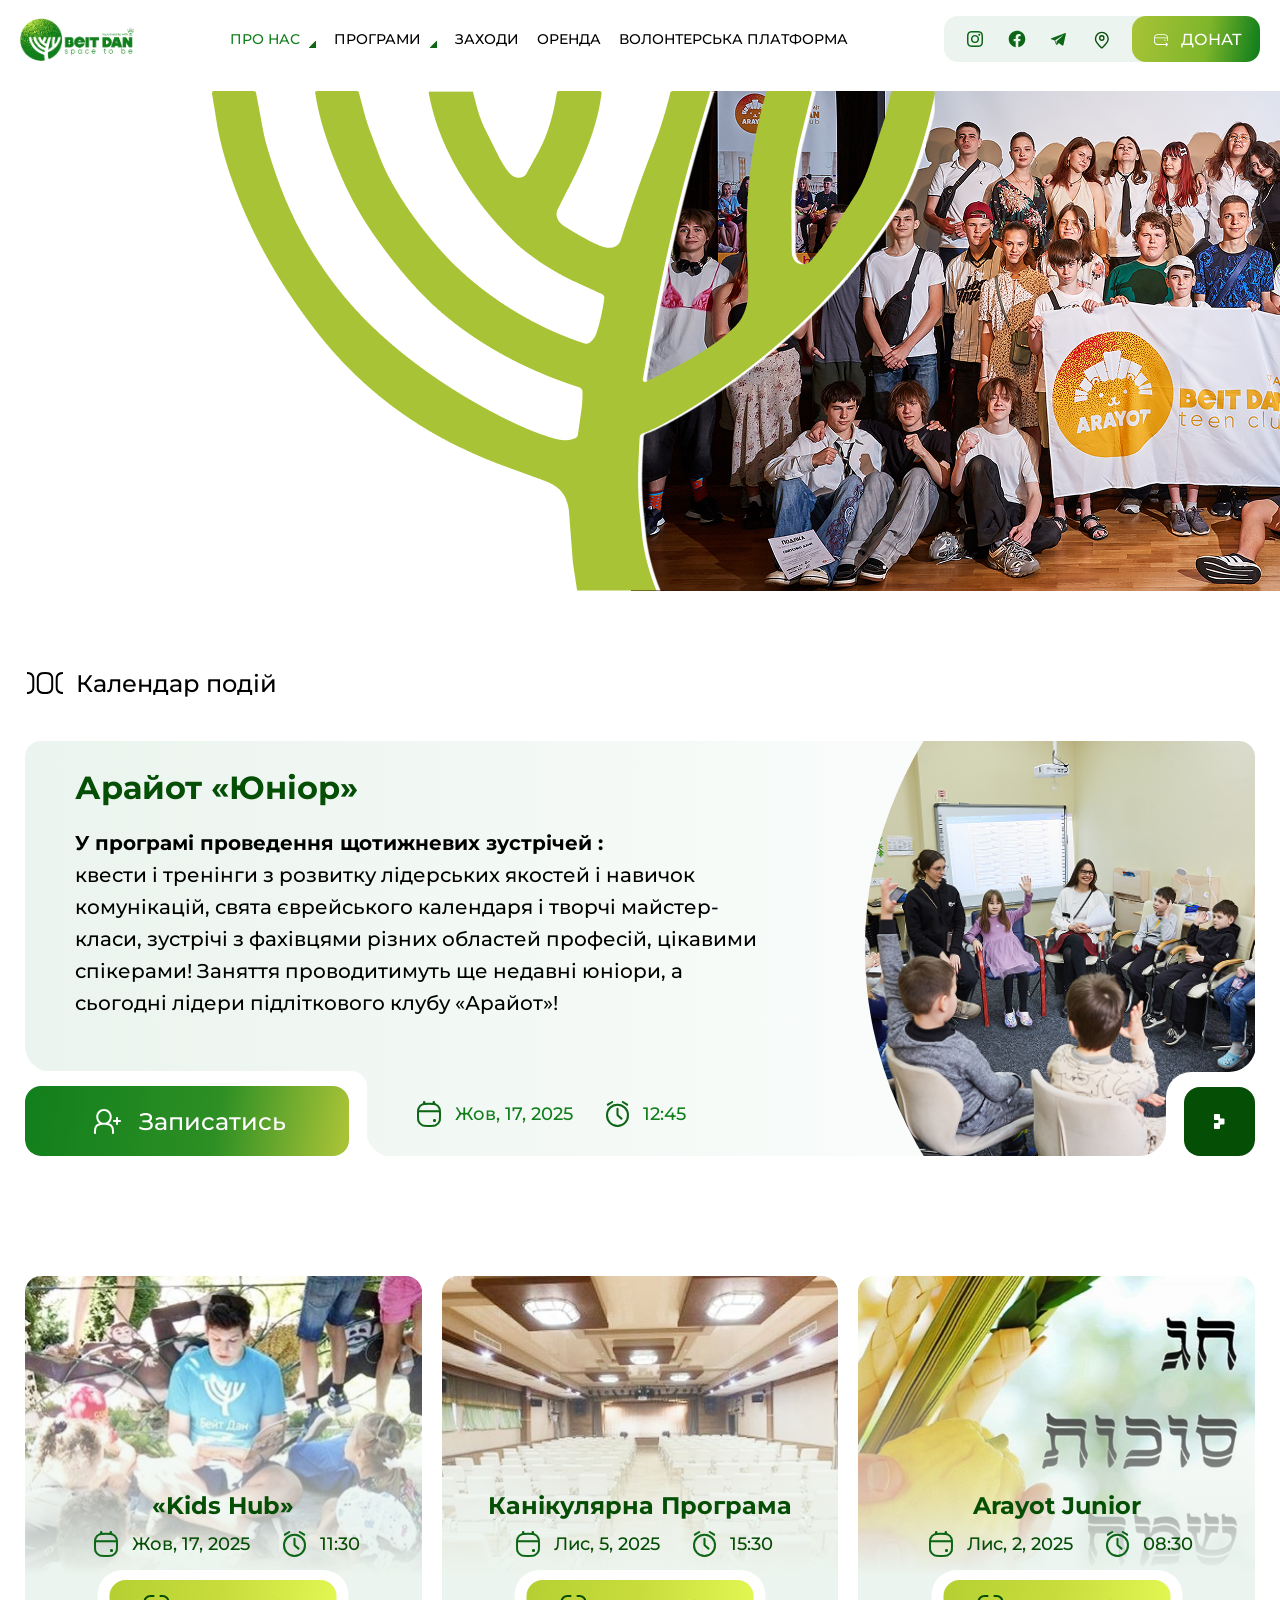
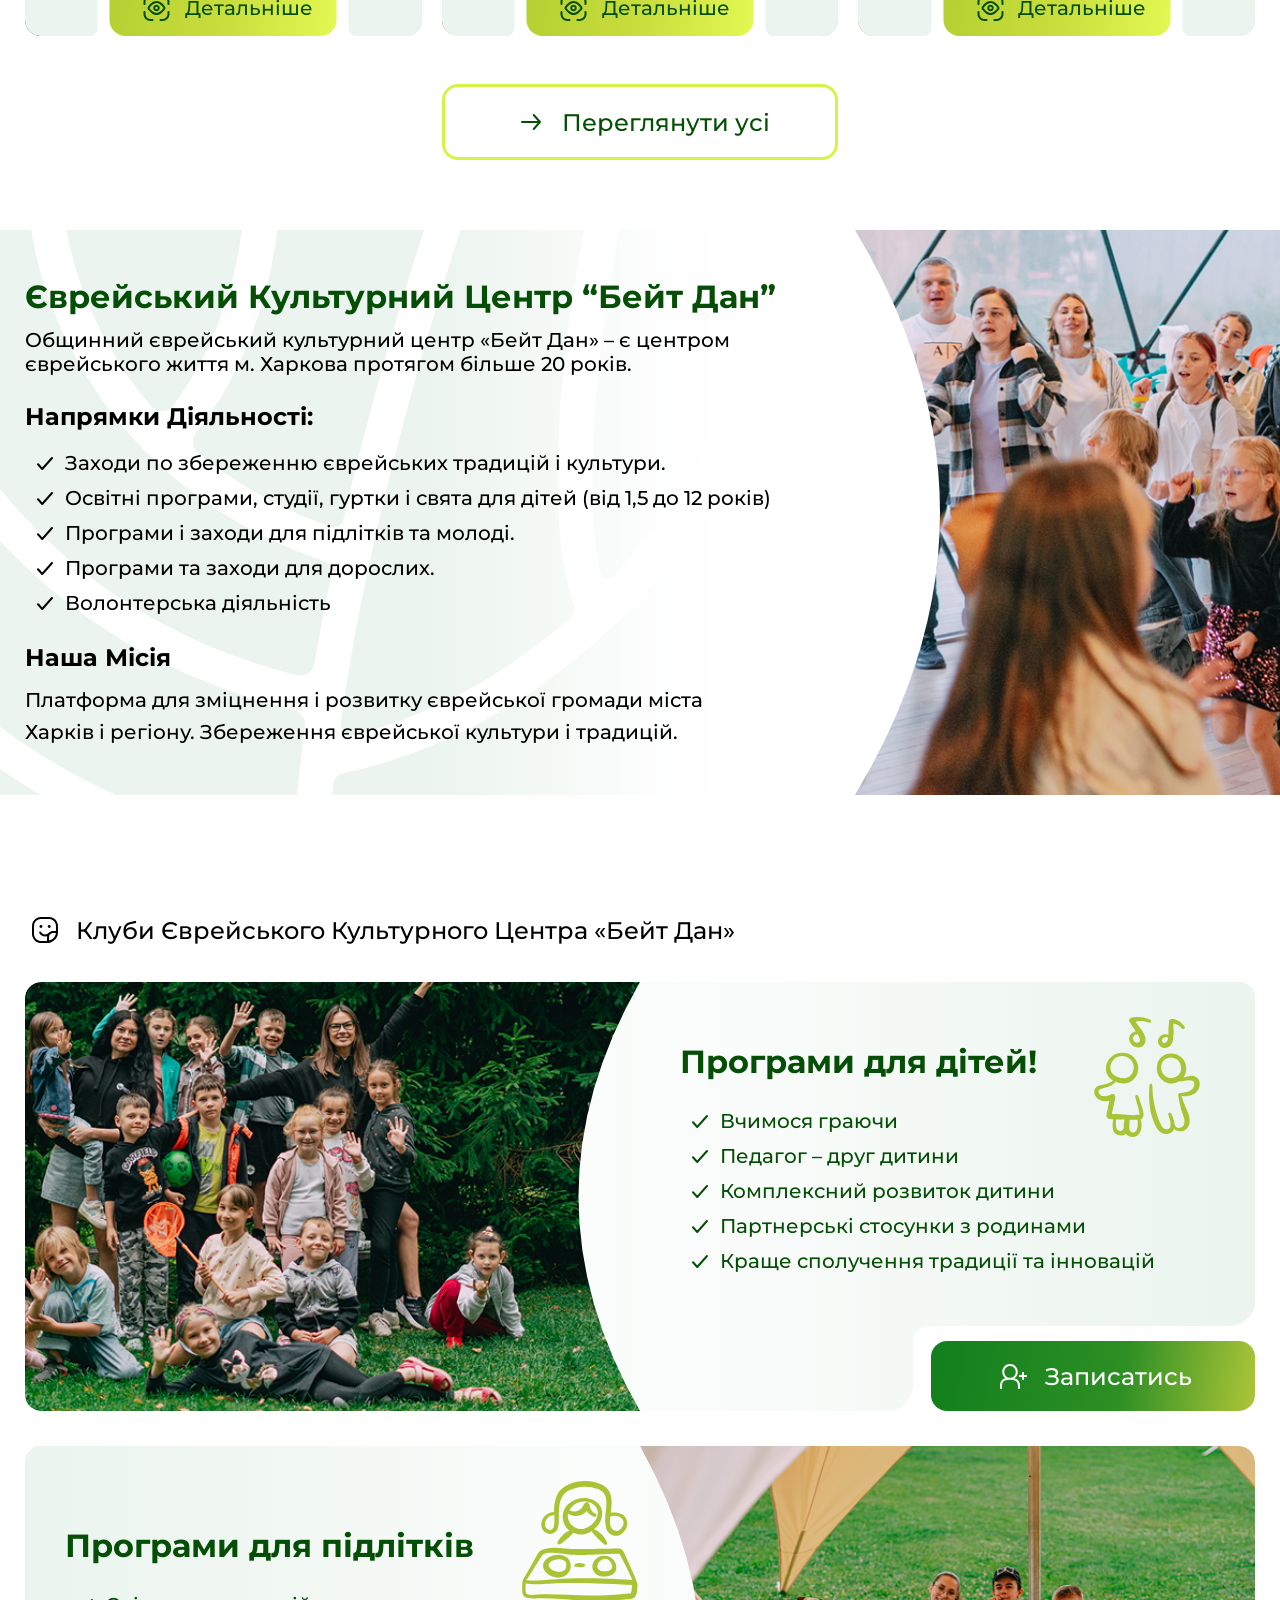
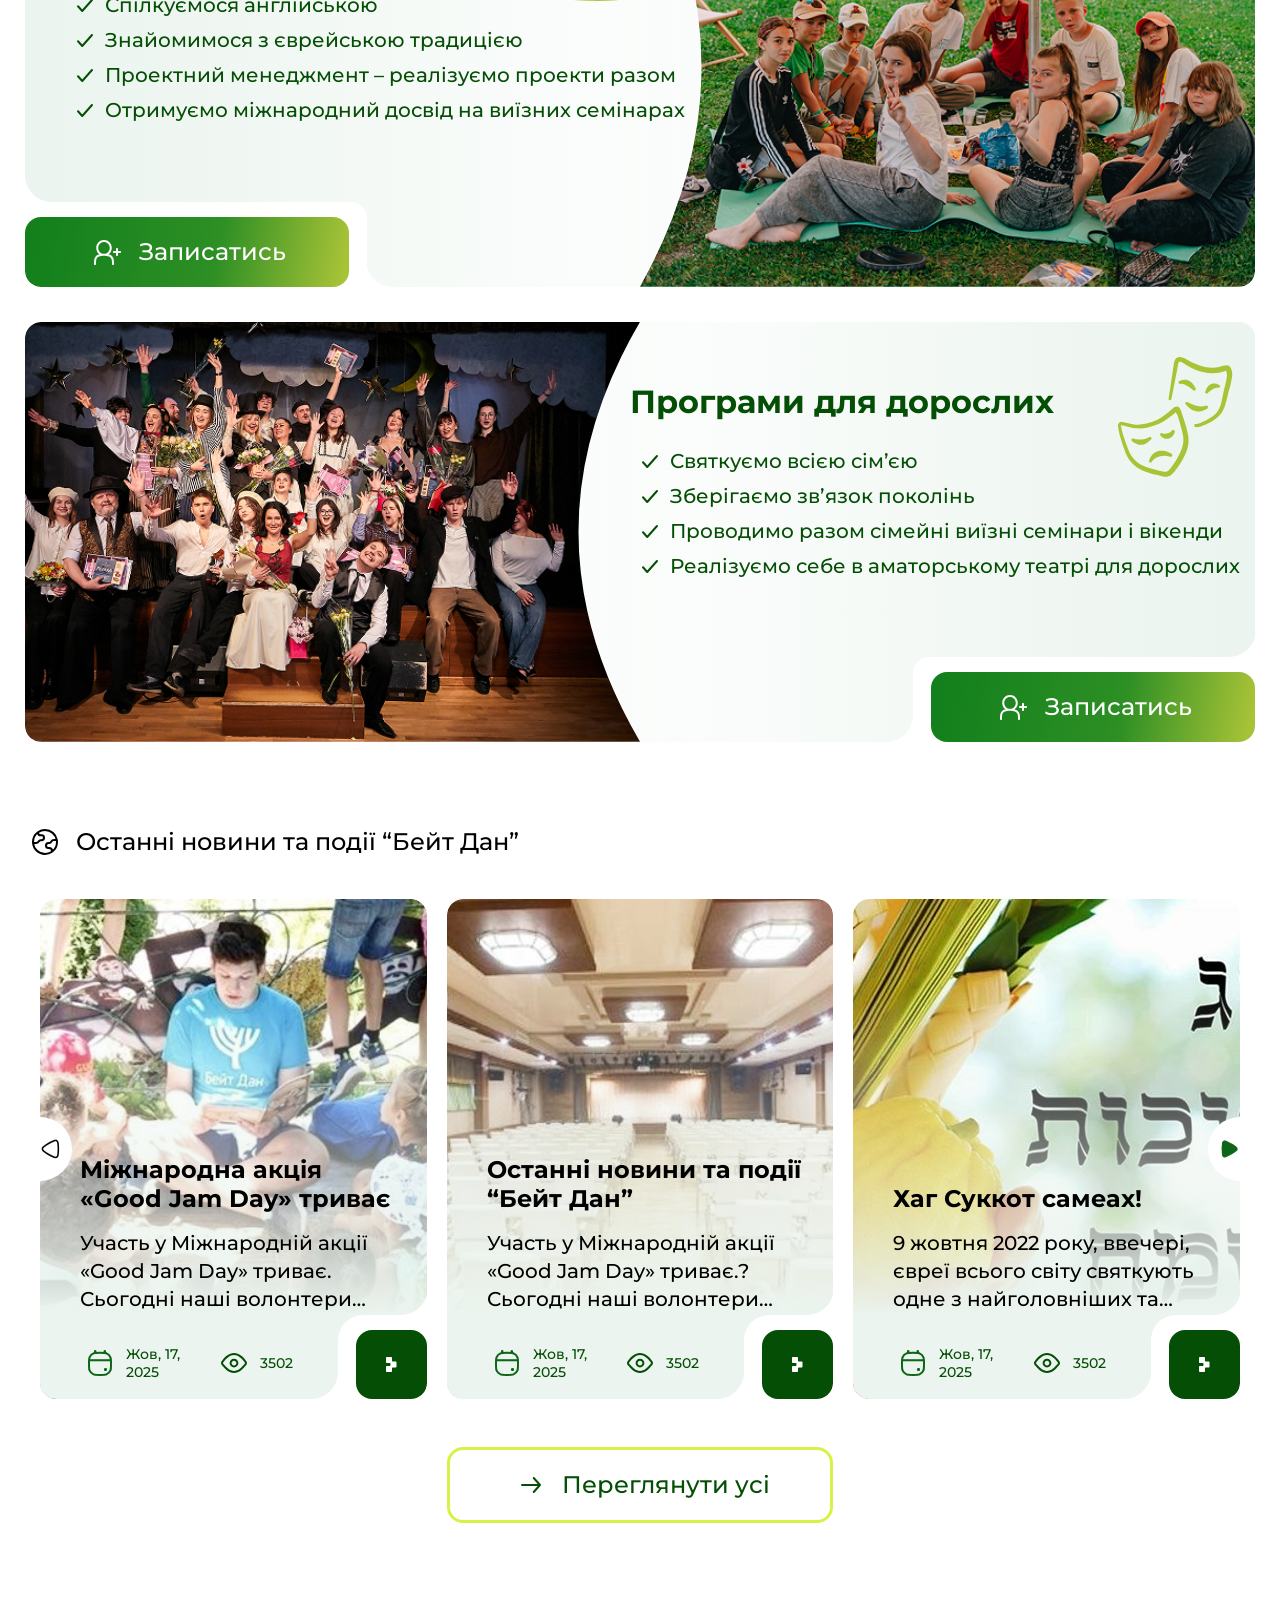
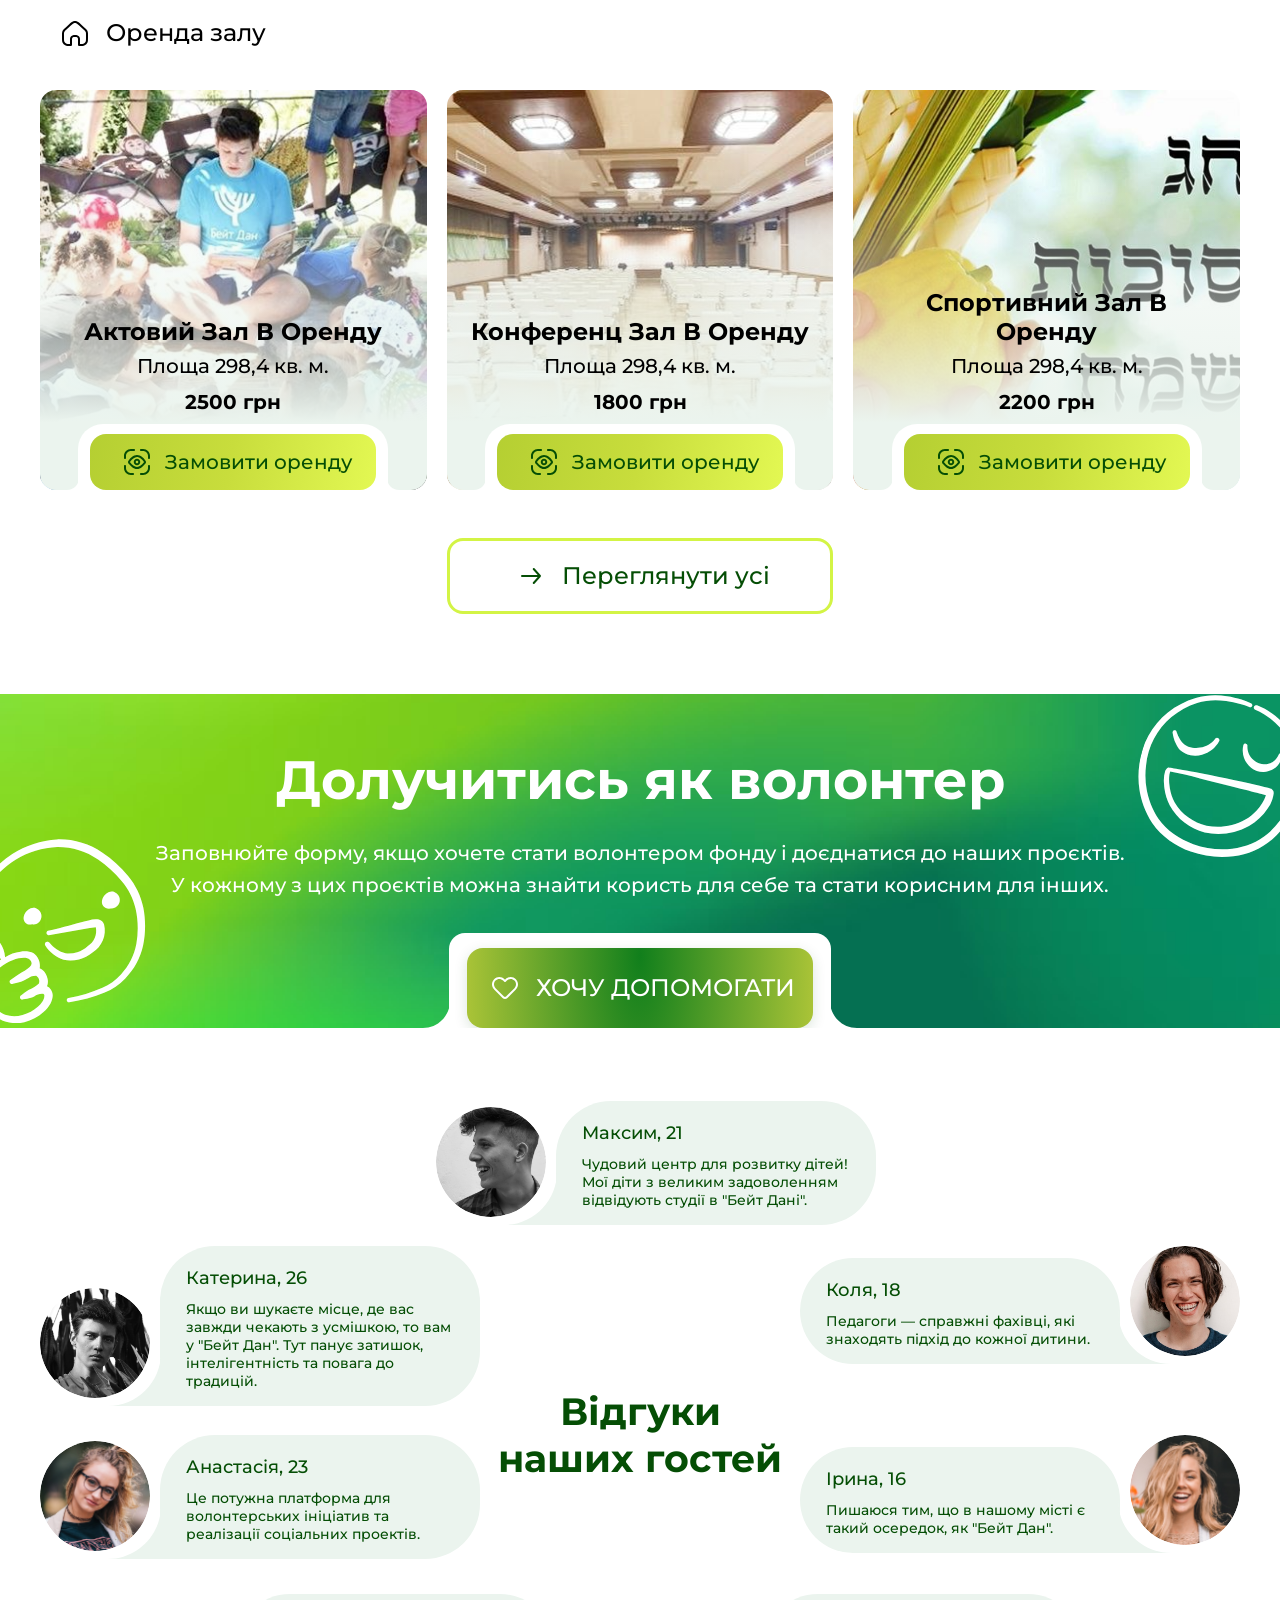
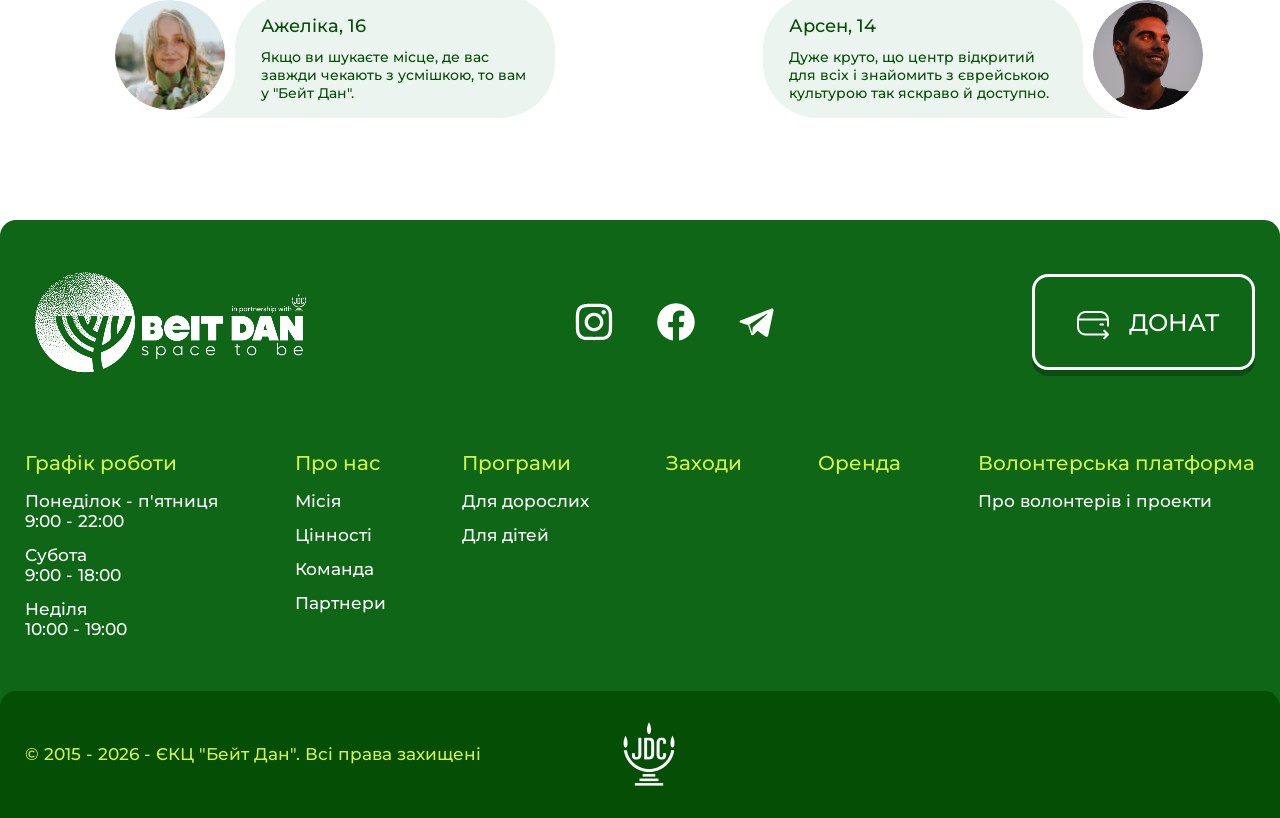
<file: index.html>
<!DOCTYPE html>
<html lang="ua">

<head>
  <meta charset="UTF-8">
  <meta name="viewport" content="width=device-width, initial-scale=1.0">
  <title>Beit Dan</title>
  <link rel="preconnect" href="https://fonts.googleapis.com">
  <link rel="preconnect" href="https://fonts.gstatic.com" crossorigin>
  <link href="https://fonts.googleapis.com/css2?family=Montserrat:ital,wght@0,100..900;1,100..900&display=swap"
    rel="stylesheet">
  <link rel="stylesheet" href="css/reset.css">
  <link rel="stylesheet" href="css/style.css">
</head>

<body>

  <header class="header">
    <div class="header__inner">
      <a class="logo" href="index.html">
        <img class="logo__img" src="./images/logo.png" alt="logo">
      </a>
      <button class="header__burger" type="button" aria-label="Відкрити меню" aria-expanded="false"
        aria-controls="header-menu">
        <span class="header__burger-line"></span>
        <span class="header__burger-line"></span>
        <span class="header__burger-line"></span>
      </button>
      <div class="header__menu" id="header-menu">
        <nav class="nav">
          <ul class="nav__list">
            <li class="nav__item nav__item--dropdown nav__item--active">
              <a class="nav__link" href="#about">Про нас</a>
              <ul class="nav__dropdown">
                <li class="nav__dropdown-item">
                  <a class="nav__dropdown-link" href="#about">Місія</a>
                </li>
                <li class="nav__dropdown-item">
                  <a class="nav__dropdown-link" href="#about">Цінності</a>
                </li>
                <li class="nav__dropdown-item">
                  <a class="nav__dropdown-link" href="#about">Команда</a>
                </li>
                <li class="nav__dropdown-item">
                  <a class="nav__dropdown-link" href="#about">Партнери</a>
                </li>
              </ul>
            </li>
            <li class="nav__item nav__item--dropdown">
              <a class="nav__link" href="#programs">Програми</a>
              <ul class="nav__dropdown">
                <li class="nav__dropdown-item">
                  <a class="nav__dropdown-link" href="#programs">Для дорослих</a>
                </li>
                <li class="nav__dropdown-item">
                  <a class="nav__dropdown-link" href="#programs">Для дітей</a>
                </li>
              </ul>
            </li>
            <li class="nav__item">
              <a class="nav__link" href="#events">Заходи</a>
            </li>
            <li class="nav__item">
              <a class="nav__link" href="#rent">Оренда</a>
            </li>
            <li class="nav__item">
              <a class="nav__link" href="#volunteering">Волонтерська платформа</a>
            </li>
          </ul>
        </nav>
        <div class="header__right">
          <div class="header__socials">
            <a class="header__social" href="#">
              <img src="./images/instagram.svg" alt="Instagram">
            </a>
            <a class="header__social" href="#">
              <img src="./images/facebook.svg" alt="Facebook">
            </a>
            <a class="header__social" href="#">
              <img src="./images/telegram.svg" alt="Telegram">
            </a>
            <a class="header__social" href="#">
              <img src="./images/location.svg" alt="Локація">
            </a>
          </div>
          <button class="header__donate" type="button">
            <img src="./images/donate.svg" alt="">
            <span>Донат</span>
          </button>
        </div>
      </div>
    </div>
  </header>
  <section class="main main--slider" aria-roledescription="carousel" data-autoplay="3000">
    <div class="container">
      <div class="main__inner">
        <div class="main__content" aria-live="polite">
          <div class="main__slides">
            <article class="main__slide">
              <h1 class="main__title">
                Єврейський Культурний
                Центр “Бейт Дан”
              </h1>
              <p class="main__text">
                Общинний єврейський культурний центр
                «Бейт Дан» – є центром єврейського життя
                м. Харкова протягом більше 20 років.
              </p>
            </article>
            <article class="main__slide main__slide--wide main__slide--directions">
              <h1 class="main__title">
                Напрямки Діяльності
              </h1>
              <ul class="main__list">
                <li class="main__list-item">
                  Заходи по збереженню єврейських традицій і культури.
                </li>
                <li class="main__list-item">
                  Освітні програми, студії, гуртки і свята для дітей (від 1,5 до 12 років)
                </li>
                <li class="main__list-item">
                  Програми і заходи для підлітків та молоді.
                </li>
                <li class="main__list-item">
                  Програми та заходи для дорослих.
                </li>
                <li class="main__list-item">
                  Волонтерська діяльність
                </li>
              </ul>
            </article>
            <article class="main__slide main__slide--wide main__slide--bottom">
              <h1 class="main__title">
                Наша Місія
              </h1>
              <p class="main__text">
                Платформа для зміцнення і розвитку єврейської громади міста
                Харків і регіону. Збереження єврейської культури і традицій.
              </p>
            </article>
          </div>
        </div>
        <div class="main__media">
          <img class="main__tree" src="./images/main-tree.png" alt="" aria-hidden="true">
          <div class="main__photos">
            <img class="main__img" src="./images/main-slide-1.png" alt="">
            <img class="main__img" src="./images/main-slide-1.png" alt="">
            <img class="main__img" src="./images/main-slide-1.png" alt="">
          </div>
        </div>
      </div>
    </div>
  </section>
  <section class="junior" id="events">
    <div class="container">
      <div class="junior__description">
        <img class="junior__description-img" src="./images/calendar.svg" alt="">
        <h5 class="junior__description-title">Календар подій</h5>
      </div>
      <div class="junior__inner">
        <img class="junior__img" src="./images/junior.png" alt="">
        <div class="junior__content">
          <h2 class="junior__title">
            Арайот «Юніор»
          </h2>
          <p class="junior__text">
            <b>У програмі проведення щотижневих зустрічей :</b><br>квести і тренінги з розвитку лідерських якостей і
            навичок комунікацій,
            свята єврейського календаря і творчі майстер-класи, зустрічі з фахівцями різних областей професій, цікавими
            спікерами!
            Заняття проводитимуть ще недавні юніори, а сьогодні лідери підліткового клубу «Арайот»!
          </p>
        </div>
        <div class="junior__footer">
          <div class="junior__footer-start">
            <div class="junior__btn-wrap">
              <button class="junior__button" type="button">
                <img src="./images/user.svg" alt="">
                <span>Записатись</span>
              </button>
            </div>
            <div class="junior__info">
              <div class="junior__date">
                <img src="./images/calendar-date.svg" alt="">
                <span>Жов, 17, 2025</span>
              </div>
              <div class="junior__time">
                <img src="./images/clock.svg" alt="">
                <span>12:45</span>
              </div>
            </div>
          </div>
          <div class="junior__union-wrap">
            <button class="junior__union-btn" type="button">
              <img src="./images/union.svg" alt="">
            </button>
          </div>
        </div>
      </div>
    </div>
  </section>
  <section class="shows">
    <div class="container">
      <div class="shows__items">
        <article class="shows__item">
          <img class="shows__photo" src="./images/show-kids-hub.jpg" alt="«Kids Hub»">
          <div class="shows__body">
            <h3 class="shows__title">«Kids Hub»</h3>
            <div class="shows__info">
              <div class="shows__bottom-calendar">
                <img src="./images/calendar-date.svg" alt="">
                <span>Жов, 17, 2025</span>
              </div>
              <div class="shows__bottom-time">
                <img src="./images/clock.svg" alt="">
                <span>11:30</span>
              </div>
            </div>
          </div>
          <div class="shows__btn-wrap">
            <a class="shows__btn" href="#">
              <img src="./images/eye.svg" alt="">
              <span>Детальніше</span>
            </a>
          </div>
        </article>
        <article class="shows__item">
          <img class="shows__photo" src="./images/show-vacation-program.jpg" alt="Канікулярна програма">
          <div class="shows__body">
            <h3 class="shows__title">Канікулярна програма</h3>
            <div class="shows__info">
              <div class="shows__bottom-calendar">
                <img src="./images/calendar-date.svg" alt="">
                <span>Лис, 5, 2025</span>
              </div>
              <div class="shows__bottom-time">
                <img src="./images/clock.svg" alt="">
                <span>15:30</span>
              </div>
            </div>
          </div>
          <div class="shows__btn-wrap">
            <a class="shows__btn" href="#">
              <img src="./images/eye.svg" alt="">
              <span>Детальніше</span>
            </a>
          </div>
        </article>
        <article class="shows__item">
          <img class="shows__photo" src="./images/show-arayot-junior.jpg" alt="Arayot Junior">
          <div class="shows__body">
            <h3 class="shows__title">Arayot Junior</h3>
            <div class="shows__info">
              <div class="shows__bottom-calendar">
                <img src="./images/calendar-date.svg" alt="">
                <span>Лис, 2, 2025</span>
              </div>
              <div class="shows__bottom-time">
                <img src="./images/clock.svg" alt="">
                <span>08:30</span>
              </div>
            </div>
          </div>
          <div class="shows__btn-wrap">
            <a class="shows__btn" href="#">
              <img src="./images/eye.svg" alt="">
              <span>Детальніше</span>
            </a>
          </div>
        </article>
      </div>
      <div class="shows__watch">
        <a class="shows__watch-btn" href="#">
          <img src="./images/arrow-news.svg" alt="">
          <span>Переглянути усі</span>
        </a>
      </div>
    </div>
  </section>
  <svg class="visually-hidden" width="0" height="0" aria-hidden="true">
    <defs>
      <clipPath id="directions-img-clip" clipPathUnits="objectBoundingBox">
        <path d="M 0 0 H 1 V 1 H 0 Q 0.2 0.5 0 0 Z"></path>
      </clipPath>
      <!-- дзеркальна маска (вигин справа) для programs -->
      <clipPath id="programs-img-clip-right" clipPathUnits="objectBoundingBox">
        <path d="M 1 0 H 0 V 1 H 1 Q 0.8 0.5 1 0 Z"></path>
      </clipPath>
    </defs>
  </svg>
  <section class="directions" id="about">
    <div class="container">
      <div class="directions__inner">
        <div class="directions__content">
          <h2 class="directions__title">
            Єврейський Культурний Центр “Бейт Дан”
          </h2>
          <p class="directions__text">
            Общинний єврейський культурний центр «Бейт Дан» – є центром єврейського життя м. Харкова протягом більше 20
            років.
          </p>
          <div class="directions__subtitle">
            Напрямки діяльності:
          </div>
          <ul class="directions__list">
            <li class="directions__list-item">
              Заходи по збереженню єврейських традицій і культури.
            </li>
            <li class="directions__list-item">
              Освітні програми, студії, гуртки і свята для дітей (від 1,5 до 12 років)
            </li>
            <li class="directions__list-item">
              Програми і заходи для підлітків та молоді.
            </li>
            <li class="directions__list-item">
              Програми та заходи для дорослих.
            </li>
            <li class="directions__list-item">
              Волонтерська діяльність
            </li>
          </ul>
          <div class="directions__subtitle">
            Наша місія
          </div>
          <p class="directions__mission">
            Платформа для зміцнення і розвитку єврейської громади міста Харків і регіону. Збереження єврейської культури
            і традицій.
          </p>
        </div>
        <div class="directions__img-wrapper"><img class="directions__img" src="./images/directions.png"
            alt="Єврейський Культурний Центр “Бейт Дан”"></div>
      </div>
    </div>
  </section>
  <section class="programs" id="programs">
    <div class="container">
      <div class="programs__top">
        <img class="programs__img" src="./images/smile.svg">
        <h2 class="programs__top-text">
          Клуби Єврейського Культурного Центра «Бейт Дан»
        </h2>
      </div>
      <div class="programs__items">
        <div class="programs__item">
          <div class="programs__img-wrapper">
            <img class="programs__item-img" src="./images/clubs-1.png" alt="">
          </div>
          <div class="programs__content">
            <img class="programs__decor" src="./images/clubs-decor-1.svg" alt="" width="120" height="120">
            <h3 class="programs__title">
              Програми для дітей!
            </h3>
            <ul class="programs__list">
              <li class="programs__list-item">
                Вчимося граючи
              </li>
              <li class="programs__list-item">
                Педагог – друг дитини
              </li>
              <li class="programs__list-item">
                Комплексний розвиток дитини
              </li>
              <li class="programs__list-item">
                Партнерські стосунки з родинами
              </li>
              <li class="programs__list-item">
                Краще сполучення традиції та інновацій
              </li>
            </ul>
            <div class="programs__bottom">
              <div class="programs__bottom-register">
                <a class="programs__button" href="#">
                  <img src="./images/user.svg" alt="">
                  <span>Записатись</span>
                </a>
              </div>
            </div>
          </div>
        </div>
        <div class="programs__item">
          <div class="programs__content">
            <img class="programs__decor" src="./images/clubs-decor-2.svg" alt="" width="120" height="120">
            <h3 class="programs__title">
              Програми для підлітків
            </h3>
            <ul class="programs__list">
              <li class="programs__list-item">
                Спілкуємося англійською
              </li>
              <li class="programs__list-item">
                Знайомимося з єврейською традицією
              </li>
              <li class="programs__list-item">
                Проектний менеджмент – реалізуємо проекти разом
              </li>
              <li class="programs__list-item">
                Отримуємо міжнародний досвід на виїзних семінарах
              </li>
            </ul>
            <div class="programs__bottom">
              <div class="programs__bottom-register">
                <a class="programs__button" href="#">
                  <img src="./images/user.svg" alt="">
                  <span>Записатись</span>
                </a>
              </div>
            </div>
          </div>
          <div class="programs__img-wrapper">
            <img class="programs__item-img" src="./images/clubs-2.png" alt="">
          </div>
        </div>
        <div class="programs__item">
          <div class="programs__img-wrapper">
            <img class="programs__item-img" src="./images/clubs-3.png" alt="">
          </div>
          <div class="programs__content">
            <img class="programs__decor" src="./images/clubs-decor-3.svg" alt="" width="120" height="120">
            <h3 class="programs__title">
              Програми для дорослих
            </h3>
            <ul class="programs__list">
              <li class="programs__list-item">
                Святкуємо всією сім’єю
              </li>
              <li class="programs__list-item">
                Зберігаємо зв’язок поколінь
              </li>
              <li class="programs__list-item">
                Проводимо разом сімейні виїзні семінари і вікенди
              </li>
              <li class="programs__list-item">
                Реалізуємо себе в аматорському театрі для дорослих
              </li>
            </ul>
            <div class="programs__bottom">
              <div class="programs__bottom-register">
                <a class="programs__button" href="#">
                  <img src="./images/user.svg" alt="">
                  <span>Записатись</span>
                </a>
              </div>
            </div>
          </div>
        </div>
      </div>
    </div>
  </section>
  <section class="news">
    <div class="container">
      <div class="news__top">
        <img class="news__img" src="./images/globe.svg" alt="">
        <h2 class="news__top-text">
          Останні новини та події “Бейт Дан”
        </h2>
      </div>
    </div>
    <div class="news__slider">
      <button class="news__nav news__nav--prev" type="button" aria-label="Попередні новини">
        <img class="news__nav-icon news__nav-icon--active" src="./images/arrow-left.svg" alt="">
        <img class="news__nav-icon news__nav-icon--inactive" src="./images/arrow-left-inactive.svg" alt="">
      </button>
      <div class="news__viewport">
        <div class="news__track">
          <article class="news__card">
            <div class="news__card-media">
              <img class="news__card-img" src="./images/news-good-jam-day.jpg"
                alt="Міжнародна акція «Good Jam Day» триває">
            </div>
            <div class="news__card-body">
              <h3 class="news__card-title">
                Міжнародна акція «Good Jam Day» триває
              </h3>
              <p class="news__card-text">
                Участь у Міжнародній акції «Good Jam Day» триває. Сьогодні наші волонтери прикрашали баночки з
                яблучним варенням...
              </p>
              <div class="news__card-footer">
                <div class="news__info">
                  <div class="news__info-date">
                    <img src="./images/calendar-date.svg" alt="">
                    <span>Жов, 17, 2025</span>
                  </div>
                  <div class="news__info-views">
                    <img src="./images/eye-2.svg" alt="">
                    <span>3502</span>
                  </div>
                </div>
              </div>
            </div>
            <div class="news__card-btn-wrap">
              <button class="news__card-btn" type="button" aria-label="Детальніше">
                <img src="./images/union.svg" alt="">
              </button>
            </div>
          </article>
          <article class="news__card">
            <div class="news__card-media">
              <img class="news__card-img" src="./images/news-plaid-hearts.jpg"
                alt="Всеукраїнська акція «Плед тисячі сердець»">
            </div>
            <div class="news__card-body">
              <h3 class="news__card-title">
                Останні новини та події “Бейт Дан”
              </h3>
              <p class="news__card-text">
                Участь у Міжнародній акції «Good Jam Day» триває.? Сьогодні наші волонтери прикрашали баночки з яблучним
                варенням...
                тих, хто її потребує...
              </p>
              <div class="news__card-footer">
                <div class="news__info">
                  <div class="news__info-date">
                    <img src="./images/calendar-date.svg" alt="">
                    <span>Жов, 17, 2025</span>
                  </div>
                  <div class="news__info-views">
                    <img src="./images/eye-2.svg" alt="">
                    <span>3502</span>
                  </div>
                </div>
              </div>
            </div>
            <div class="news__card-btn-wrap">
              <button class="news__card-btn" type="button" aria-label="Детальніше">
                <img src="./images/union.svg" alt="">
              </button>
            </div>
          </article>
          <article class="news__card">
            <div class="news__card-media">
              <img class="news__card-img" src="./images/news-sukkot.jpg" alt="Хаг Суккот самеах!">
            </div>
            <div class="news__card-body">
              <h3 class="news__card-title">
                Хаг Суккот самеах!
              </h3>
              <p class="news__card-text">
                9 жовтня 2022 року, ввечері, євреї всього світу святкують одне з найголовніших та найкрасивіших свят ...
              </p>
              <div class="news__card-footer">
                <div class="news__info">
                  <div class="news__info-date">
                    <img src="./images/calendar-date.svg" alt="">
                    <span>Жов, 17, 2025</span>
                  </div>
                  <div class="news__info-views">
                    <img src="./images/eye-2.svg" alt="">
                    <span>3502</span>
                  </div>
                </div>
              </div>
            </div>
            <div class="news__card-btn-wrap">
              <button class="news__card-btn" type="button" aria-label="Детальніше">
                <img src="./images/union.svg" alt="">
              </button>
            </div>
          </article>
          <article class="news__card">
            <div class="news__card-media">
              <img class="news__card-img" src="./images/news-teen-programs.jpg" alt="Програми для підлітків">
            </div>
            <div class="news__card-body">
              <h3 class="news__card-title">
                Програми для підлітків
              </h3>
              <p class="news__card-text">
                Спілкуємося англійською, знайомимося з єврейською традицією та реалізуємо проекти разом у клубі
                «Арайот»...
              </p>
              <div class="news__card-footer">
                <div class="news__info">
                  <div class="news__info-date">
                    <img src="./images/calendar-date.svg" alt="">
                    <span>Жов, 17, 2025</span>
                  </div>
                  <div class="news__info-views">
                    <img src="./images/eye-2.svg" alt="">
                    <span>3502</span>
                  </div>
                </div>
              </div>
            </div>
            <div class="news__card-btn-wrap">
              <button class="news__card-btn" type="button" aria-label="Детальніше">
                <img src="./images/union.svg" alt="">
              </button>
            </div>
          </article>
        </div>
      </div>
      <button class="news__nav news__nav--next" type="button" aria-label="Наступні новини">
        <img class="news__nav-icon news__nav-icon--active" src="./images/arrow-right.svg" alt="">
        <img class="news__nav-icon news__nav-icon--inactive" src="./images/arrow-right-inactive.svg" alt="">
      </button>
    </div>
    <div class="news__watch">
      <a class="news__watch-btn" href="#">
        <img src="./images/arrow-news.svg" alt="">
        <span>Переглянути усі</span>
      </a>
    </div>
  </section>
  <section class="rent" id="rent">
    <div class="container">
      <div class="rent__top">
        <img class="rent__img" src="./images/rent.svg" alt="">
        <h2 class="rent__top-text">Оренда залу</h2>
      </div>
    </div>
    <div class="rent__items">
      <article class="rent__item"
        style="background-image: url('./images/rent-assembly-hall.jpg'); background-repeat: no-repeat; background-position: center; background-size: cover;">
        <div class="rent__body">
          <h3 class="rent__title-card">Актовий зал в оренду</h3>
          <div class="rent__info">
            Площа 298,4 кв. м.
          </div>
          <div class="rent__price">2500 грн</div>
        </div>
        <div class="rent__btn-wrap">
          <a class="rent__btn" href="#">
            <img src="./images/eye.svg" alt="">
            <span>Замовити<span class="rent__btn-extra"> оренду</span></span>
          </a>
        </div>
      </article>

      <article class="rent__item"
        style="background-image: url('./images/rent-conference-hall.jpg'); background-repeat: no-repeat; background-position: center; background-size: cover;">
        <div class="rent__body">
          <h3 class="rent__title-card">Конференц зал в оренду</h3>
          <div class="rent__info">
            Площа 298,4 кв. м.
          </div>
          <div class="rent__price">1800 грн</div>
        </div>
        <div class="rent__btn-wrap">
          <a class="rent__btn" href="#">
            <img src="./images/eye.svg" alt="">
            <span>Замовити<span class="rent__btn-extra"> оренду</span></span>
          </a>
        </div>
      </article>

      <article class="rent__item"
        style="background-image: url('./images/rent-sports-hall.jpg'); background-repeat: no-repeat; background-position: center; background-size: cover;">
        <div class="rent__body">
          <h3 class="rent__title-card">Спортивний зал в оренду</h3>
          <div class="rent__info">
            Площа 298,4 кв. м.
          </div>
          <div class="rent__price">2200 грн</div>
        </div>
        <div class="rent__btn-wrap">
          <a class="rent__btn" href="#">
            <img src="./images/eye.svg" alt="">
            <span>Замовити<span class="rent__btn-extra"> оренду</span></span>
          </a>
        </div>
      </article>
    </div>
    <div class="rent__watch">
      <a class="rent__watch-btn" href="#">
        <img src="./images/arrow-news.svg" alt="">
        <span>Переглянути усі</span>
      </a>
    </div>
  </section>
  <section class="join" id="volunteering">
    <div class="join__wrapper">
      <div class="container">
        <div class="join__content">
          <h2 class="join__title">
            Долучитись як волонтер
          </h2>
          <div class="join__text">
            Заповнюйте форму, якщо хочете стати волонтером фонду і доєднатися до наших проєктів.
            У кожному з цих проєктів можна знайти користь для себе та стати корисним для інших.
          </div>
          <div class="join__btn-register">
            <button class="join__btn" type="button">
              <img src="./images/heart.svg" alt="">
              <span>Хочу допомогати</span>
            </button>
          </div>
        </div>
      </div>
    </div>
  </section>
  <section class="reviews">
    <div class="reviews__inner">
      <div class="reviews__top">
        <h2 class="reviews__title">
          Відгуки <br>
          наших гостей
        </h2>
      </div>
      <div class="reviews__items">
        <div class="reviews__item">
          <img class="reviews__img" src="./images/maxim.svg" alt="">
          <div class="reviews__info">
            <div class="reviews__name">Максим, 21</div>
            <p class="reviews__text">
              Чудовий центр для розвитку дітей! Мої діти з великим задоволенням відвідують студії в "Бейт Дані".
            </p>
          </div>
        </div>
        <div class="reviews__item">
          <img class="reviews__img" src="./images/kolya.svg" alt="">
          <div class="reviews__info">
            <div class="reviews__name">Коля, 18</div>
            <p class="reviews__text">
              Педагоги — справжні фахівці, які знаходять підхід до кожної дитини.
            </p>
          </div>
        </div>
        <div class="reviews__item">
          <img class="reviews__img" src="./images/kateryna.svg" alt="">
          <div class="reviews__info">
            <div class="reviews__name">Катерина, 26</div>
            <p class="reviews__text">
              Якщо ви шукаєте місце, де вас завжди чекають з усмішкою, то вам у "Бейт Дан". Тут панує затишок,
              інтелігентність та
              повага до традицій.
            </p>
          </div>
        </div>
        <div class="reviews__item">
          <img class="reviews__img" src="./images/iryna.svg" alt="">
          <div class="reviews__info">
            <div class="reviews__name">Ірина, 16</div>
            <p class="reviews__text">
              Пишаюся тим, що в нашому місті є такий осередок, як "Бейт Дан".
            </p>
          </div>
        </div>
        <div class="reviews__item">
          <img class="reviews__img" src="./images/anastasia.svg" alt="">
          <div class="reviews__info">
            <div class="reviews__name">Анастасія, 23</div>
            <p class="reviews__text">
              Це потужна платформа для волонтерських ініціатив та реалізації соціальних проектів.
            </p>
          </div>
        </div>
        <div class="reviews__item">
          <img class="reviews__img" src="./images/arsen.svg" alt="">
          <div class="reviews__info">
            <div class="reviews__name">Арсен, 14</div>
            <p class="reviews__text">
              Дуже круто, що центр відкритий для всіх і знайомить з єврейською культурою так яскраво й доступно.
            </p>
          </div>
        </div>
        <div class="reviews__item">
          <img class="reviews__img" src="./images/anzhelika.svg" alt="">
          <div class="reviews__info">
            <div class="reviews__name">Ажеліка, 16</div>
            <p class="reviews__text">
              Якщо ви шукаєте місце, де вас завжди чекають з усмішкою, то вам у "Бейт Дан".
            </p>
          </div>
        </div>
      </div>
      <div class="reviews__dots" role="tablist" aria-label="Відгуки"></div>
    </div>
  </section>
  <footer class="footer">
    <div class="container">
      <div class="footer__top">
        <a class="footer__logo" href="index.html">
          <img class="footer__logo-img" src="./images/footer-logo.png" alt="">
        </a>
        <div class="footer__socials">
          <a class="footer__social" href="#">
            <img src="./images/instagram-white.svg" alt="">
          </a>
          <a class="footer__social" href="#">
            <img src="./images/facebook-white.svg" alt="">
          </a>
          <a class="footer__social" href="#">
            <img src="./images/telegram-white.svg" alt="">
          </a>
        </div>
        <button class="footer__donate">
          <img src="./images/donate.svg" alt="">
          <span>Донат</span>
        </button>
      </div>
      <div class="footer__inner">
        <ul class="footer__list">
          <p class="footer__list-title">
            Графік роботи
          </p>
          <li class="footer__list-item">
            <a class="footer__list-link" href="#">Понеділок - п'ятниця <br> 9:00 - 22:00</a>
          </li>
          <li class="footer__list-item">
            <a class="footer__list-link" href="#">Субота <br> 9:00 - 18:00</a>
          </li>
          <li class="footer__list-item">
            <a class="footer__list-link" href="#">Неділя <br>10:00 - 19:00</a>
          </li>
        </ul>
        <ul class="footer__list">
          <p class="footer__list-title">
            Про нас
          </p>
          <li class="footer__list-item">
            <a class="footer__list-link" href="#about">Місія</a>
          </li>
          <li class="footer__list-item">
            <a class="footer__list-link" href="#about">Цінності</a>
          </li>
          <li class="footer__list-item">
            <a class="footer__list-link" href="#about">Команда</a>
          </li>
          <li class="footer__list-item">
            <a class="footer__list-link" href="#about">Партнери</a>
          </li>
        </ul>
        <ul class="footer__list">
          <p class="footer__list-title">
            Програми
          </p>
          <li class="footer__list-item">
            <a class="footer__list-link" href="#programs">Для дорослих</a>
          </li>
          <li class="footer__list-item">
            <a class="footer__list-link" href="#programs">Для дітей</a>
          </li>
        </ul>
        <ul class="footer__list">
          <p class="footer__list-title">
            Заходи
          </p>
        </ul>
        <ul class="footer__list">
          <p class="footer__list-title">
            Оренда
          </p>
        </ul>
        <ul class="footer__list">
          <p class="footer__list-title">
            Волонтерська платформа
          </p>
          <li class="footer__list-item">
            <a class="footer__list-link" href="#volunteering">Про волонтерів і проекти</a>
          </li>
        </ul>
      </div>
    </div>
    <div class="footer__bottom">
      <div class="container">
        <div class="footer__bottom-inner">
          <p class="footer__bottom-text">
            © 2015 - 2026 - ЄКЦ "Бейт Дан". Всі права захищені
          </p>
          <img class="footer__bottom-img" src="./images/footer-copy.png" alt="">
        </div>
      </div>
    </div>
  </footer>





















  <script src="js/main.js"></script>
</body>

</html>
</file>
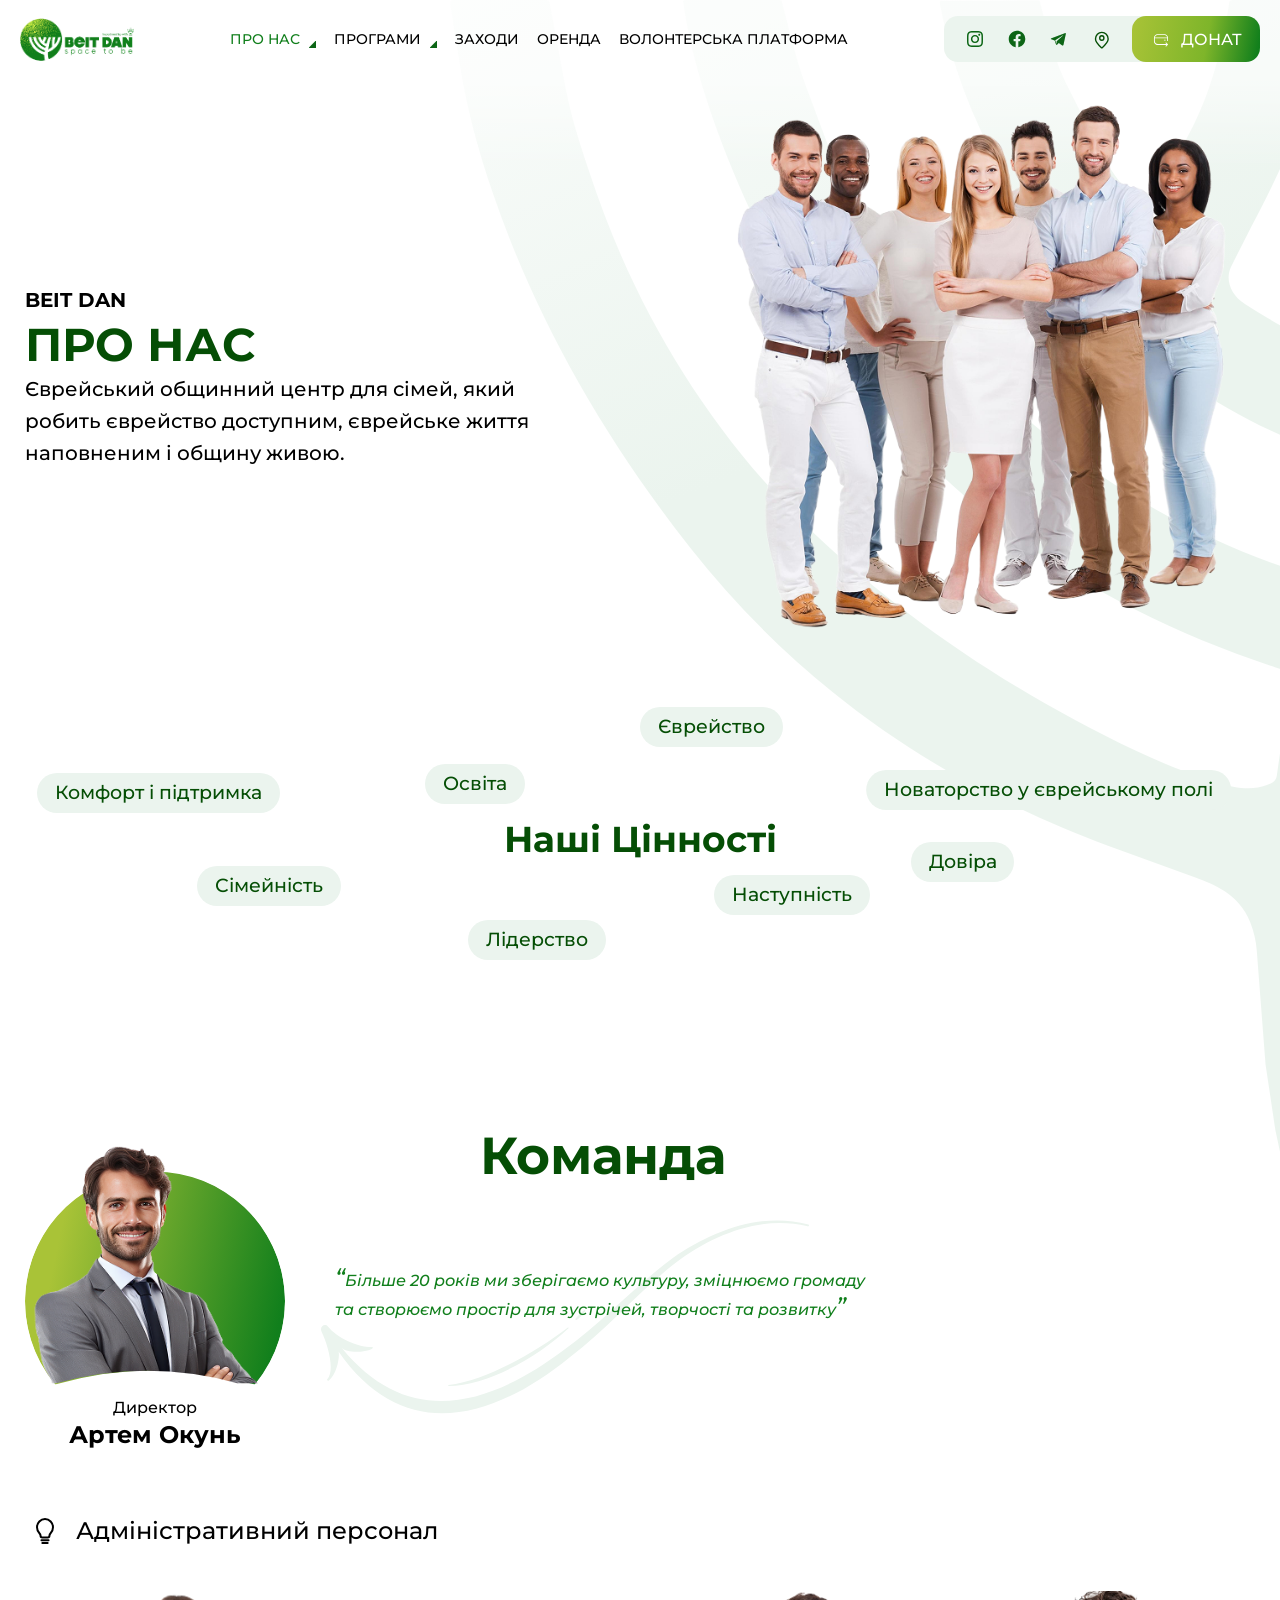
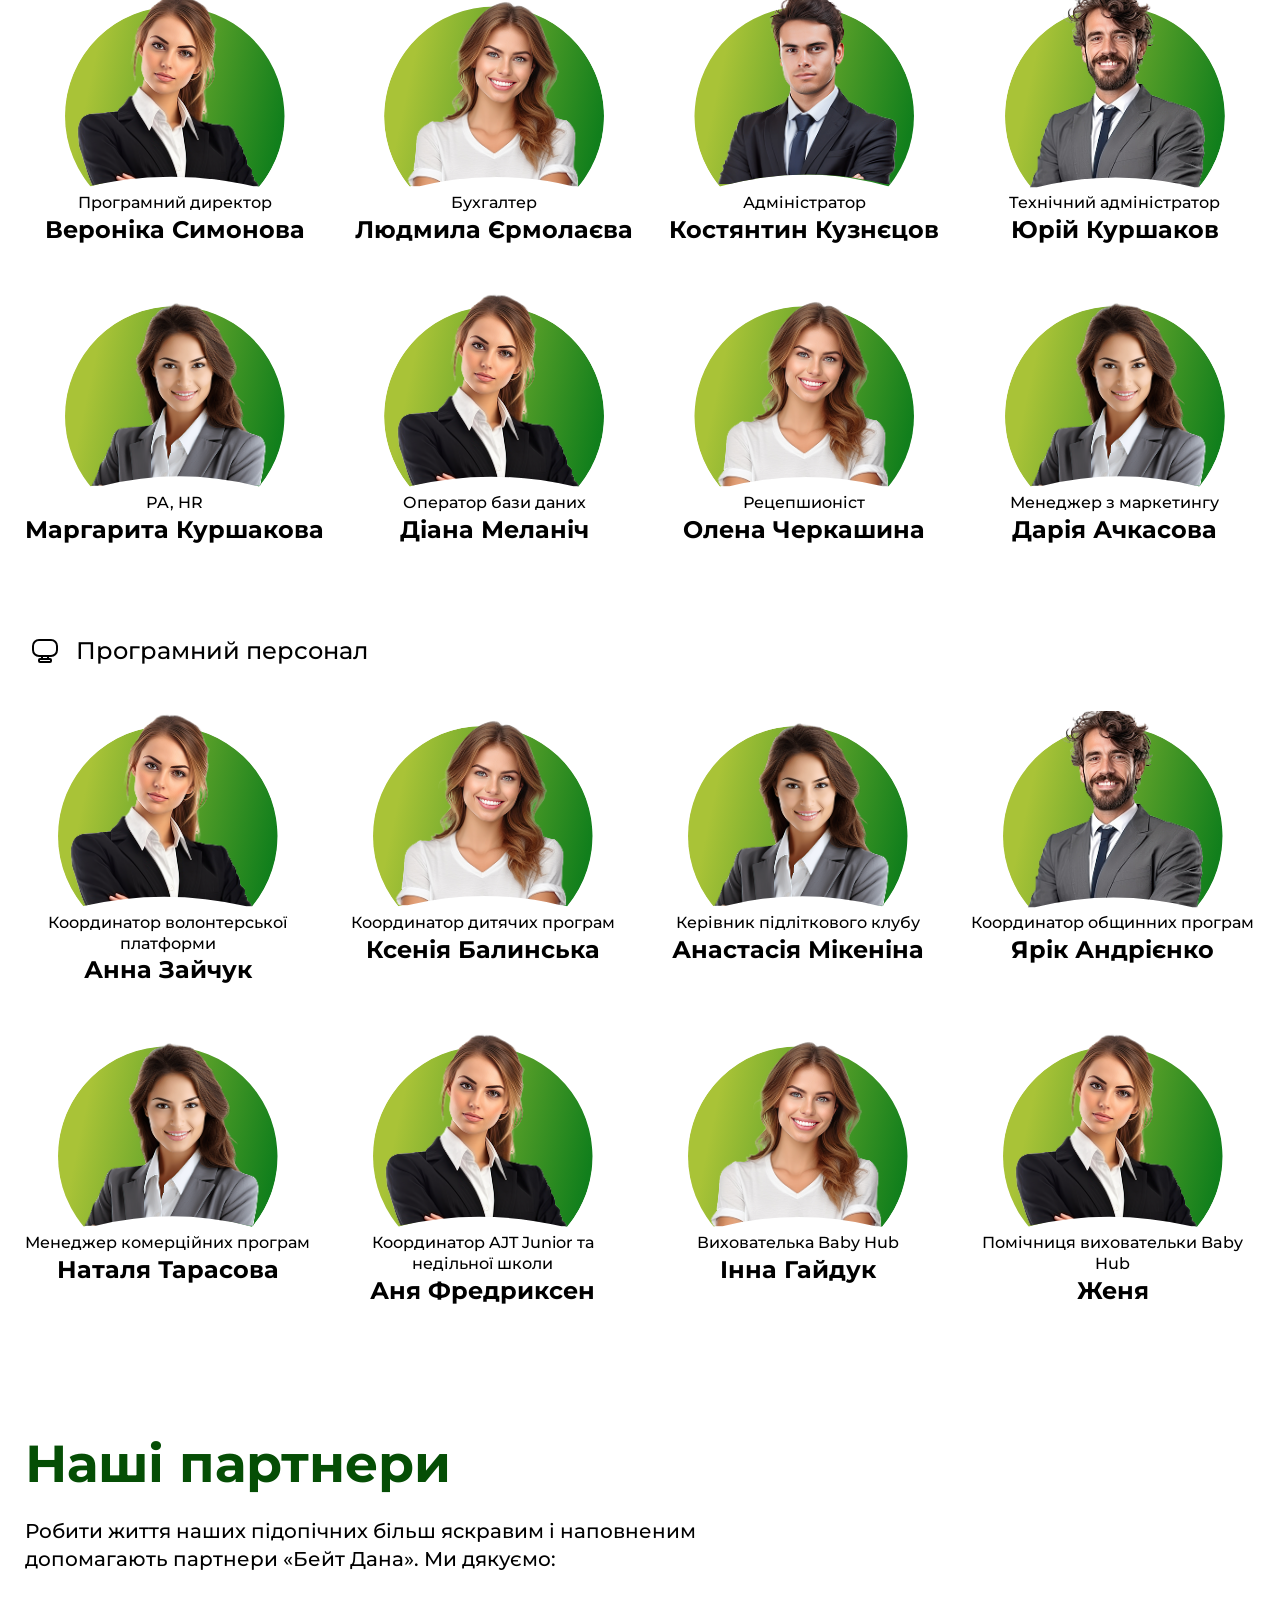
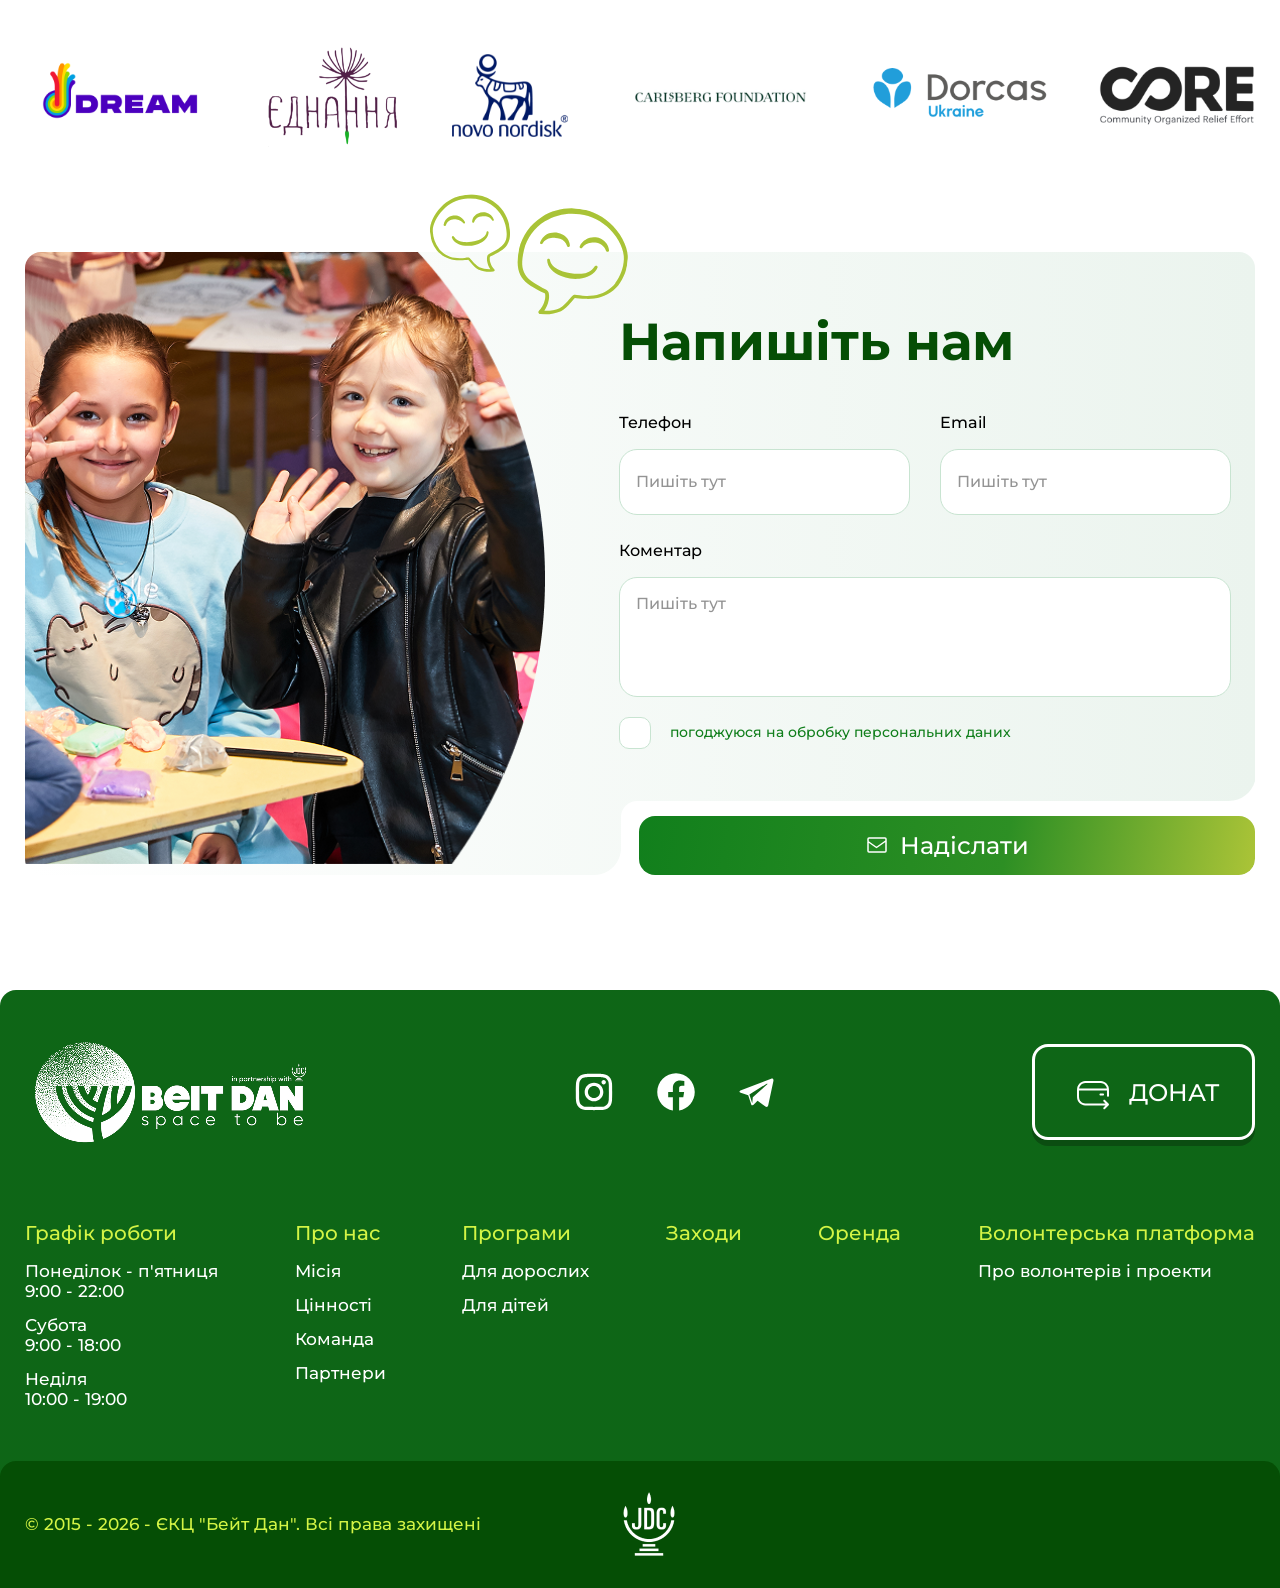
<file: about.html>
<!DOCTYPE html>
<html lang="ua">

<head>
  <meta charset="UTF-8">
  <meta name="viewport" content="width=device-width, initial-scale=1.0">
  <title>Про нас — Beit Dan</title>
  <link rel="preconnect" href="https://fonts.googleapis.com">
  <link rel="preconnect" href="https://fonts.gstatic.com" crossorigin>
  <link href="https://fonts.googleapis.com/css2?family=Montserrat:ital,wght@0,100..900;1,100..900&display=swap"
    rel="stylesheet">
  <link rel="stylesheet" href="css/reset.css">
  <link rel="stylesheet" href="css/style.css">
</head>

<body>

  <svg class="visually-hidden" width="0" height="0" aria-hidden="true">
    <defs>
      <clipPath id="team-profile-clip" clipPathUnits="objectBoundingBox">
        <path d="M 0.115 0.82 A 0.5 0.5 0 1 1 0.885 0.82 Q 0.5 0.71 0.115 0.82 Z" />
      </clipPath>
      <clipPath id="team-profile-photo-clip" clipPathUnits="objectBoundingBox">
        <path d="M 0 0 H 1 V 0.828 L 0.885 0.828 Q 0.5 0.745 0.115 0.828 H 0 V 0 Z" />
      </clipPath>
    </defs>
  </svg>

  <header class="header">
    <div class="header__inner">
      <a class="logo" href="index.html">
        <img class="logo__img" src="./images/logo.png" alt="logo">
      </a>
      <button class="header__burger" type="button" aria-label="Відкрити меню" aria-expanded="false"
        aria-controls="header-menu">
        <span class="header__burger-line"></span>
        <span class="header__burger-line"></span>
        <span class="header__burger-line"></span>
      </button>
      <div class="header__menu" id="header-menu">
        <nav class="nav">
          <ul class="nav__list">
            <li class="nav__item nav__item--dropdown nav__item--active">
              <a class="nav__link" href="#about">Про нас</a>
              <ul class="nav__dropdown">
                <li class="nav__dropdown-item">
                  <a class="nav__dropdown-link" href="#about">Місія</a>
                </li>
                <li class="nav__dropdown-item">
                  <a class="nav__dropdown-link" href="#about">Цінності</a>
                </li>
                <li class="nav__dropdown-item">
                  <a class="nav__dropdown-link" href="#about">Команда</a>
                </li>
                <li class="nav__dropdown-item">
                  <a class="nav__dropdown-link" href="#about">Партнери</a>
                </li>
              </ul>
            </li>
            <li class="nav__item nav__item--dropdown">
              <a class="nav__link" href="#programs">Програми</a>
              <ul class="nav__dropdown">
                <li class="nav__dropdown-item">
                  <a class="nav__dropdown-link" href="#programs">Для дорослих</a>
                </li>
                <li class="nav__dropdown-item">
                  <a class="nav__dropdown-link" href="#programs">Для дітей</a>
                </li>
              </ul>
            </li>
            <li class="nav__item">
              <a class="nav__link" href="#events">Заходи</a>
            </li>
            <li class="nav__item">
              <a class="nav__link" href="#rent">Оренда</a>
            </li>
            <li class="nav__item">
              <a class="nav__link" href="#volunteering">Волонтерська платформа</a>
            </li>
          </ul>
        </nav>
        <div class="header__right">
          <div class="header__socials">
            <a class="header__social" href="#">
              <img src="./images/instagram.svg" alt="Instagram">
            </a>
            <a class="header__social" href="#">
              <img src="./images/facebook.svg" alt="Facebook">
            </a>
            <a class="header__social" href="#">
              <img src="./images/telegram.svg" alt="Telegram">
            </a>
            <a class="header__social" href="#">
              <img src="./images/location.svg" alt="Локація">
            </a>
          </div>
          <button class="header__donate" type="button">
            <img src="./images/donate.svg" alt="">
            <span>Донат</span>
          </button>
        </div>
      </div>
    </div>
  </header>

  <main class="main">

    <section class="about">
      <div class="container">
        <div class="about__inner">
          <div class="about__content">
            <div class="about__subtitle">
              BEIT DAN
            </div>
            <h2 class="about__title">
              Про нас
            </h2>
            <p class="about__text">
              Єврейський общинний центр для сімей, який робить єврейство доступним, єврейське життя наповненим і общину
              живою.
            </p>
          </div>
          <div class="about__image">
            <img src="./images/about.png" alt="">
          </div>
        </div>
      </div>
    </section>
    <section class="values">
      <div class="container">
        <div class="values__inner">
          <div class="values__top">
            <h2 class="values__title">
              Наші цінності
            </h2>
          </div>
          <div class="values__items">
            <div class="values__item-wrap">
              <div class="values__item">Освіта</div>
            </div>
            <div class="values__item-wrap">
              <div class="values__item">Єврейство</div>
            </div>
            <div class="values__item-wrap">
              <div class="values__item">Лідерство</div>
            </div>
            <div class="values__item-wrap">
              <div class="values__item">Наступність</div>
            </div>
            <div class="values__item-wrap">
              <div class="values__item values__item--comfort">Комфорт і підтримка</div>
            </div>
            <div class="values__item-wrap">
              <div class="values__item values__item-white">Новаторство у єврейському полі</div>
            </div>
            <div class="values__item-wrap">
              <div class="values__item values__item--family">Сімейність</div>
            </div>
            <div class="values__item-wrap">
              <div class="values__item">Довіра</div>
            </div>
          </div>
        </div>
      </div>
    </section>
    <section class="team">
      <div class="container">
        <div class="team__top">
          <div class="team__profile">
            <div class="team__profile-img">
              <img src="./images/team-1.png" alt="">
            </div>
            <div class="team__info">
              <div class="team__info-position">Директор</div>
              <div class="team__info-name">Артем Окунь</div>
            </div>
          </div>
          <div class="team__content">
            <h2 class="team__title">
              Команда
            </h2>
            <p class="team__text">
              <span>“</span>Більше 20 років ми зберігаємо культуру, зміцнюємо громаду
              та створюємо простір для зустрічей, творчості та розвитку<span>”</span>
            </p>
          </div>
        </div>
        <div class="team__crew">
          <div class="team__crew-title">
            <img src="./images/bulb.svg" alt="">
            <span>Адміністративний персонал</span>
          </div>
          <div class="team__inner">
            <div class="team__profile">
              <div class="team__profile-img">
                <img src="./images/team-2.png" alt="">
              </div>
              <div class="team__info">
                <div class="team__info-position">Програмний директор</div>
                <div class="team__info-name">Вероніка Симонова</div>
              </div>
            </div>
            <div class="team__profile">
              <div class="team__profile-img">
                <img src="./images/team-3.png" alt="">
              </div>
              <div class="team__info">
                <div class="team__info-position">Бухгалтер</div>
                <div class="team__info-name">Людмила Єрмолаєва</div>
              </div>
            </div>
            <div class="team__profile">
              <div class="team__profile-img">
                <img src="./images/team-4.png" alt="">
              </div>
              <div class="team__info">
                <div class="team__info-position">Адміністратор</div>
                <div class="team__info-name">Костянтин Кузнєцов</div>
              </div>
            </div>
            <div class="team__profile">
              <div class="team__profile-img">
                <img src="./images/team-5.png" alt="">
              </div>
              <div class="team__info">
                <div class="team__info-position">Технічний адміністратор</div>
                <div class="team__info-name">Юрій Куршаков</div>
              </div>
            </div>
            <div class="team__profile">
              <div class="team__profile-img">
                <img src="./images/team-6.png" alt="">
              </div>
              <div class="team__info">
                <div class="team__info-position">PA, HR</div>
                <div class="team__info-name">Маргарита Куршакова</div>
              </div>
            </div>
            <div class="team__profile">
              <div class="team__profile-img">
                <img src="./images/team-2.png" alt="">
              </div>
              <div class="team__info">
                <div class="team__info-position">Оператор бази даних</div>
                <div class="team__info-name">Діана Меланіч</div>
              </div>
            </div>
            <div class="team__profile">
              <div class="team__profile-img">
                <img src="./images/team-3.png" alt="">
              </div>
              <div class="team__info">
                <div class="team__info-position">Рецепшионіст</div>
                <div class="team__info-name">Олена Черкашина</div>
              </div>
            </div>
            <div class="team__profile">
              <div class="team__profile-img">
                <img src="./images/team-6.png" alt="">
              </div>
              <div class="team__info">
                <div class="team__info-position">Менеджер з маркетингу</div>
                <div class="team__info-name">Дарія Ачкасова</div>
              </div>
            </div>
          </div>
        </div>
        <div class="team__crew team__crew--second">
          <div class="team__crew-title">
            <img src="./images/tv.svg" alt="">
            <span>Програмний персонал</span>
          </div>
          <div class="team__inner">
            <div class="team__profile">
              <div class="team__profile-img">
                <img src="./images/team-2.png" alt="">
              </div>
              <div class="team__info">
                <div class="team__info-position">Координатор волонтерської
                  платформи</div>
                <div class="team__info-name">Анна Зайчук</div>
              </div>
            </div>
            <div class="team__profile">
              <div class="team__profile-img">
                <img src="./images/team-3.png" alt="">
              </div>
              <div class="team__info">
                <div class="team__info-position">Координатор дитячих програм</div>
                <div class="team__info-name">Ксенія Балинська</div>
              </div>
            </div>
            <div class="team__profile">
              <div class="team__profile-img">
                <img src="./images/team-6.png" alt="">
              </div>
              <div class="team__info">
                <div class="team__info-position">Керівник підліткового клубу</div>
                <div class="team__info-name">Анастасія Мікеніна</div>
              </div>
            </div>
            <div class="team__profile">
              <div class="team__profile-img">
                <img src="./images/team-5.png" alt="">
              </div>
              <div class="team__info">
                <div class="team__info-position">Координатор общинних програм</div>
                <div class="team__info-name">Ярік Андрієнко</div>
              </div>
            </div>
            <div class="team__profile">
              <div class="team__profile-img">
                <img src="./images/team-6.png" alt="">
              </div>
              <div class="team__info">
                <div class="team__info-position">Менеджер комерційних програм</div>
                <div class="team__info-name">Наталя Тарасова</div>
              </div>
            </div>
            <div class="team__profile">
              <div class="team__profile-img">
                <img src="./images/team-2.png" alt="">
              </div>
              <div class="team__info">
                <div class="team__info-position">Координатор AJT Junior
                  та недільної школи</div>
                <div class="team__info-name">Аня Фредриксен</div>
              </div>
            </div>
            <div class="team__profile">
              <div class="team__profile-img">
                <img src="./images/team-3.png" alt="">
              </div>
              <div class="team__info">
                <div class="team__info-position">Вихователька Baby Hub</div>
                <div class="team__info-name">Інна Гайдук</div>
              </div>
            </div>
            <div class="team__profile">
              <div class="team__profile-img">
                <img src="./images/team-2.png" alt="">
              </div>
              <div class="team__info">
                <div class="team__info-position">Помічниця виховательки Baby Hub</div>
                <div class="team__info-name">Женя</div>
              </div>
            </div>
          </div>
        </div>
      </div>
    </section>
    <section class="partners">
      <div class="container">
        <div class="partners__inner">
          <h2 class="partners__title">Наші партнери</h2>
          <p class="partners__text">
            Робити життя наших підопічних більш яскравим і наповненим допомагають партнери «Бейт Дана». Ми дякуємо:
          </p>
          <div class="partners__images">
            <img class="partners__img" src="./images/partners-1.svg" alt="">
            <img class="partners__img" src="./images/partners-2.svg" alt="">
            <img class="partners__img" src="./images/partners-3.svg" alt="">
            <img class="partners__img" src="./images/partners-4.svg" alt="">
            <img class="partners__img" src="./images/partners-5.svg" alt="">
            <img class="partners__img" src="./images/partners-6.svg" alt="">
          </div>
        </div>
      </div>
    </section>
    <section class="about-contact">
      <div class="container">
        <div class="about-contact__inner">
          <img class="about-contact__img" src="./images/contact.png" alt="">
          <div class="about-contact__content">
            <h2 class="about-contact__title">Напишіть нам</h2>
            <form class="about-contact__form" id="about-contact-form" action="">
              <div class="about-contact__form-row">
                <div class="about-contact__field">
                  <label class="about-contact__label" for="about-contact-phone">Телефон</label>
                  <input class="about-contact__input" id="about-contact-phone" type="tel" name="phone" placeholder="Пишіть тут">
                </div>
                <div class="about-contact__field">
                  <label class="about-contact__label" for="about-contact-email">Email</label>
                  <input class="about-contact__input" id="about-contact-email" type="email" name="email" placeholder="Пишіть тут">
                </div>
              </div>
              <div class="about-contact__field about-contact__field--full">
                <label class="about-contact__label" for="about-contact-comment">Коментар</label>
                <textarea class="about-contact__textarea" id="about-contact-comment" name="comment" placeholder="Пишіть тут"></textarea>
              </div>
              <label class="about-contact__agree">
                <input class="about-contact__agree-input" type="checkbox" name="agreement" required>
                <span class="about-contact__agree-text">погоджуюся на обробку персональних даних</span>
              </label>
              <div class="about-contact__bottom">
                <div class="about-contact__bottom-submit">
                  <button class="about-contact__submit clubs__button" type="submit" form="about-contact-form">
                    <svg width="24" height="24" viewBox="0 0 24 24" fill="none" aria-hidden="true">
                      <path d="M3 8.5L11.5 14.5L20 8.5M4 19H20C20.5523 19 21 18.5523 21 18V6C21 5.44772 20.5523 5 20 5H4C3.44772 5 3 5.44772 3 6V18C3 18.5523 3.44772 19 4 19Z" stroke="currentColor" stroke-width="1.5" stroke-linecap="round" stroke-linejoin="round"/>
                    </svg>
                    <span>Надіслати</span>
                  </button>
                </div>
              </div>
            </form>
          </div>
        </div>
      </div>
    </section>

  </main>

  <footer class="footer">
    <div class="container">
      <div class="footer__top">
        <a class="footer__logo" href="index.html">
          <img class="footer__logo-img" src="./images/footer-logo.png" alt="">
        </a>
        <div class="footer__socials">
          <a class="footer__social" href="#">
            <img src="./images/instagram-white.svg" alt="">
          </a>
          <a class="footer__social" href="#">
            <img src="./images/facebook-white.svg" alt="">
          </a>
          <a class="footer__social" href="#">
            <img src="./images/telegram-white.svg" alt="">
          </a>
        </div>
        <button class="footer__donate">
          <img src="./images/donate.svg" alt="">
          <span>Донат</span>
        </button>
      </div>
      <div class="footer__inner">
        <ul class="footer__list">
          <p class="footer__list-title">
            Графік роботи
          </p>
          <li class="footer__list-item">
            <a class="footer__list-link" href="#">Понеділок - п'ятниця <br> 9:00 - 22:00</a>
          </li>
          <li class="footer__list-item">
            <a class="footer__list-link" href="#">Субота <br> 9:00 - 18:00</a>
          </li>
          <li class="footer__list-item">
            <a class="footer__list-link" href="#">Неділя <br>10:00 - 19:00</a>
          </li>
        </ul>
        <ul class="footer__list">
          <p class="footer__list-title">
            Про нас
          </p>
          <li class="footer__list-item">
            <a class="footer__list-link" href="#about">Місія</a>
          </li>
          <li class="footer__list-item">
            <a class="footer__list-link" href="#about">Цінності</a>
          </li>
          <li class="footer__list-item">
            <a class="footer__list-link" href="#about">Команда</a>
          </li>
          <li class="footer__list-item">
            <a class="footer__list-link" href="#about">Партнери</a>
          </li>
        </ul>
        <ul class="footer__list">
          <p class="footer__list-title">
            Програми
          </p>
          <li class="footer__list-item">
            <a class="footer__list-link" href="#programs">Для дорослих</a>
          </li>
          <li class="footer__list-item">
            <a class="footer__list-link" href="#programs">Для дітей</a>
          </li>
        </ul>
        <ul class="footer__list">
          <p class="footer__list-title">
            Заходи
          </p>
        </ul>
        <ul class="footer__list">
          <p class="footer__list-title">
            Оренда
          </p>
        </ul>
        <ul class="footer__list">
          <p class="footer__list-title">
            Волонтерська платформа
          </p>
          <li class="footer__list-item">
            <a class="footer__list-link" href="#volunteering">Про волонтерів і проекти</a>
          </li>
        </ul>
      </div>
    </div>
    <div class="footer__bottom">
      <div class="container">
        <div class="footer__bottom-inner">
          <p class="footer__bottom-text">
            © 2015 - 2026 - ЄКЦ "Бейт Дан". Всі права захищені
          </p>
          <img class="footer__bottom-img" src="./images/footer-copy.png" alt="">
        </div>
      </div>
    </div>
  </footer>
  
  <script src="js/main.js"></script>
</body>

</html>
</file>
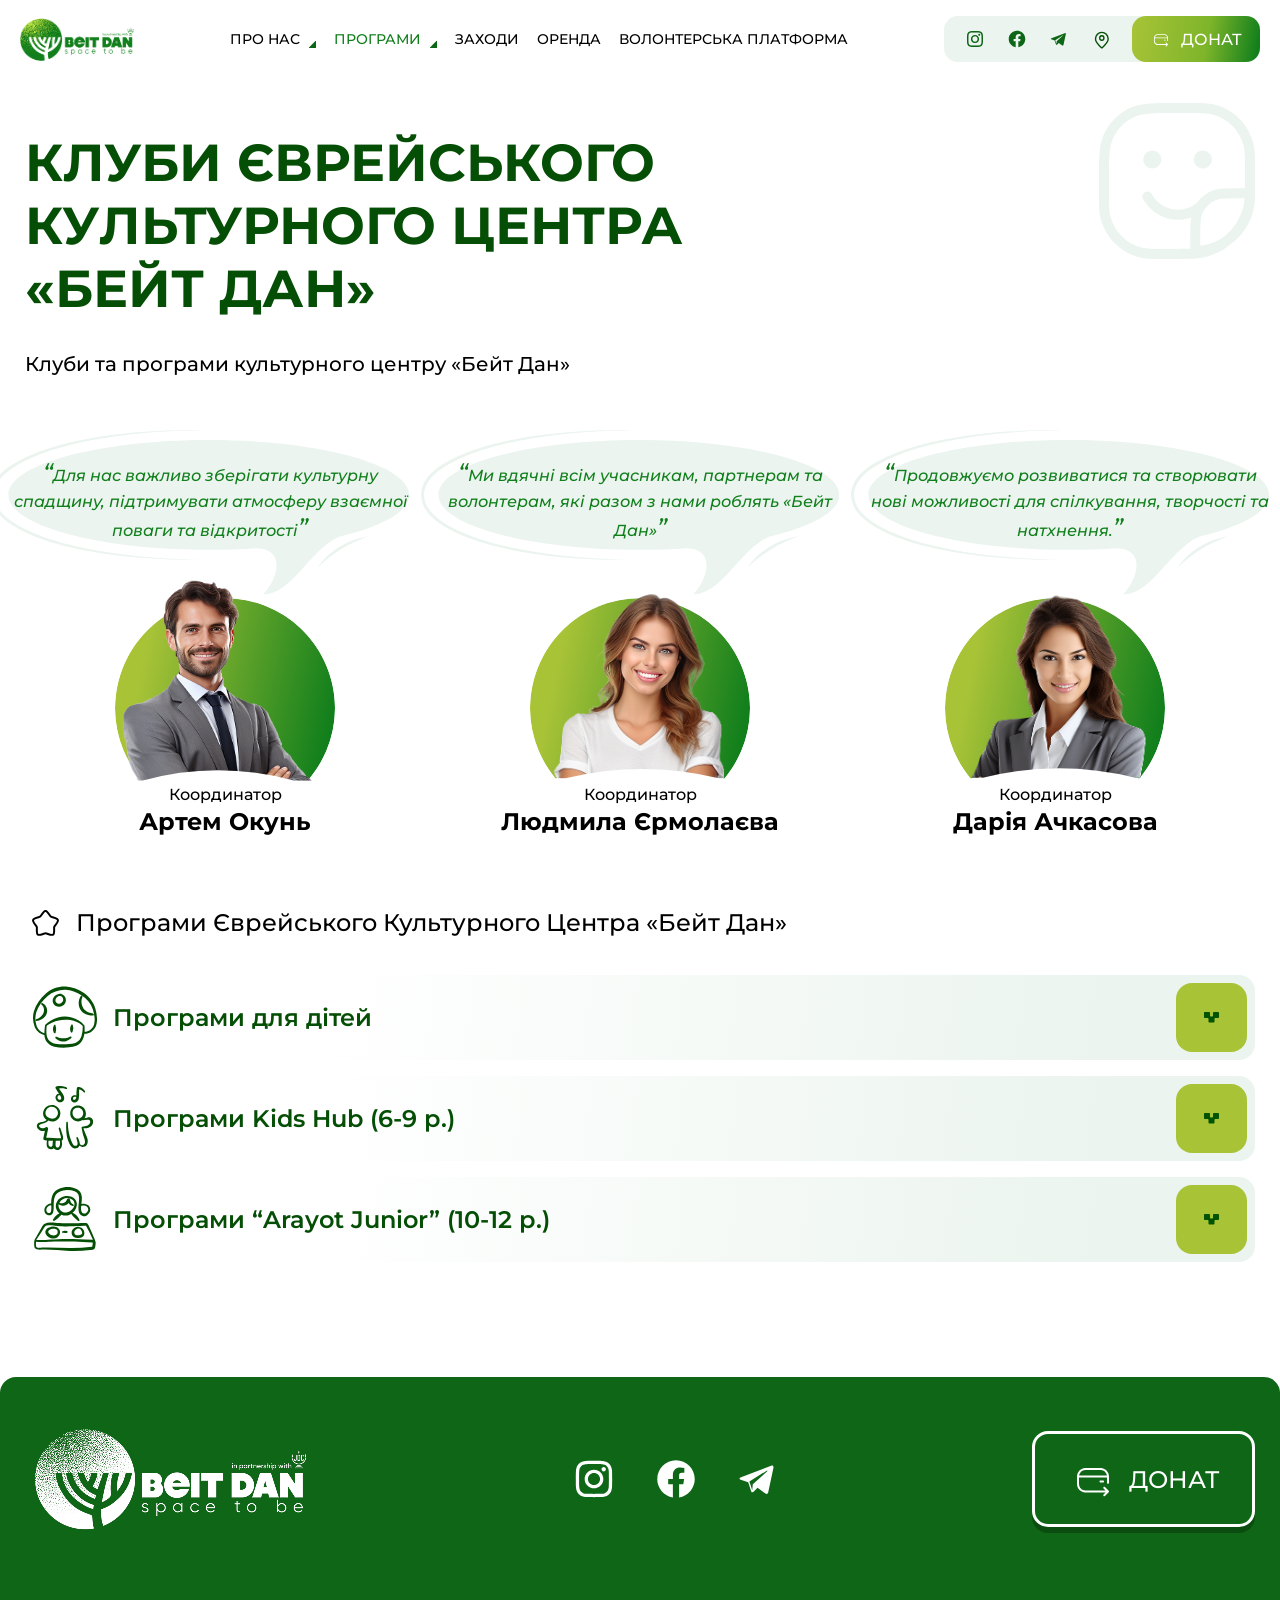
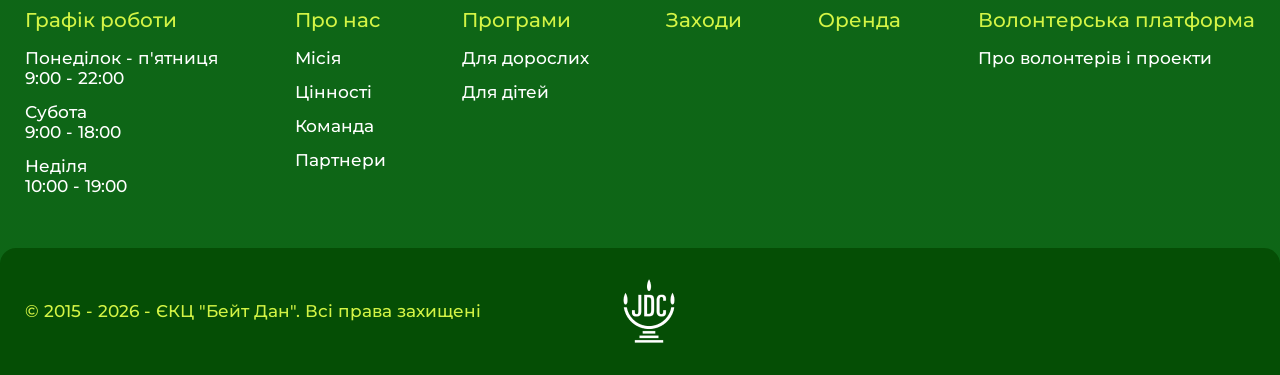
<file: clubs.html>
<!DOCTYPE html>
<html lang="ua">

<head>
  <meta charset="UTF-8">
  <meta name="viewport" content="width=device-width, initial-scale=1.0">
  <title>Клуби — Beit Dan</title>
  <link rel="preconnect" href="https://fonts.googleapis.com">
  <link rel="preconnect" href="https://fonts.gstatic.com" crossorigin>
  <link href="https://fonts.googleapis.com/css2?family=Montserrat:ital,wght@0,100..900;1,100..900&display=swap"
    rel="stylesheet">
  <link rel="stylesheet" href="css/reset.css">
  <link rel="stylesheet" href="css/style.css">
</head>

<body>

  <svg class="visually-hidden" width="0" height="0" aria-hidden="true">
    <defs>
      <clipPath id="team-profile-clip" clipPathUnits="objectBoundingBox">
        <path d="M 0.115 0.82 A 0.5 0.5 0 1 1 0.885 0.82 Q 0.5 0.71 0.115 0.82 Z" />
      </clipPath>
      <clipPath id="team-profile-photo-clip" clipPathUnits="objectBoundingBox">
        <path d="M 0 0 H 1 V 0.828 L 0.885 0.828 Q 0.5 0.745 0.115 0.828 H 0 V 0 Z" />
      </clipPath>
    </defs>
  </svg>

  <header class="header">
    <div class="header__inner">
      <a class="logo" href="index.html">
        <img class="logo__img" src="./images/logo.png" alt="logo">
      </a>
      <button class="header__burger" type="button" aria-label="Відкрити меню" aria-expanded="false"
        aria-controls="header-menu">
        <span class="header__burger-line"></span>
        <span class="header__burger-line"></span>
        <span class="header__burger-line"></span>
      </button>
      <div class="header__menu" id="header-menu">
        <nav class="nav">
          <ul class="nav__list">
            <li class="nav__item nav__item--dropdown">
              <a class="nav__link" href="about.html">Про нас</a>
              <ul class="nav__dropdown">
                <li class="nav__dropdown-item">
                  <a class="nav__dropdown-link" href="about.html#about">Місія</a>
                </li>
                <li class="nav__dropdown-item">
                  <a class="nav__dropdown-link" href="about.html#about">Цінності</a>
                </li>
                <li class="nav__dropdown-item">
                  <a class="nav__dropdown-link" href="about.html#about">Команда</a>
                </li>
                <li class="nav__dropdown-item">
                  <a class="nav__dropdown-link" href="about.html#about">Партнери</a>
                </li>
              </ul>
            </li>
            <li class="nav__item nav__item--dropdown nav__item--active">
              <a class="nav__link" href="#programs">Програми</a>
              <ul class="nav__dropdown">
                <li class="nav__dropdown-item">
                  <a class="nav__dropdown-link" href="#programs">Для дорослих</a>
                </li>
                <li class="nav__dropdown-item">
                  <a class="nav__dropdown-link" href="#programs">Для дітей</a>
                </li>
              </ul>
            </li>
            <li class="nav__item">
              <a class="nav__link" href="index.html#events">Заходи</a>
            </li>
            <li class="nav__item">
              <a class="nav__link" href="index.html#rent">Оренда</a>
            </li>
            <li class="nav__item">
              <a class="nav__link" href="index.html#volunteering">Волонтерська платформа</a>
            </li>
          </ul>
        </nav>
        <div class="header__right">
          <div class="header__socials">
            <a class="header__social" href="#">
              <img src="./images/instagram.svg" alt="Instagram">
            </a>
            <a class="header__social" href="#">
              <img src="./images/facebook.svg" alt="Facebook">
            </a>
            <a class="header__social" href="#">
              <img src="./images/telegram.svg" alt="Telegram">
            </a>
            <a class="header__social" href="#">
              <img src="./images/location.svg" alt="Локація">
            </a>
          </div>
          <button class="header__donate" type="button">
            <img src="./images/donate.svg" alt="">
            <span>Донат</span>
          </button>
        </div>
      </div>
    </div>
  </header>

  <main class="main" id="programs">

    <section class="clubs">
      <div class="container">
        <div class="clubs__inner">
          <div class="clubs__content">
            <h2 class="clubs__title">
              Клуби Єврейського Культурного Центра «Бейт Дан»
            </h2>
            <p class="clubs__subtitle">
              Клуби та програми культурного центру «Бейт Дан»
            </p>
          </div>
          <img class="clubs__img" src="./images/clubs.svg" alt="">
        </div>
        <div class="clubs__list">
          <div class="clubs__card">
            <p class="clubs__item-text">
              <span class="clubs__item-text-inner"><span>“</span>Для нас важливо зберігати культурну спадщину, підтримувати атмосферу взаємної поваги та відкритості<span>”</span></span>
            </p>
            <div class="team__profile">
              <div class="team__profile-img">
                <img src="./images/team-1.png" alt="">
              </div>
              <div class="team__info">
                <div class="team__info-position">Координатор</div>
                <div class="team__info-name">Артем Окунь</div>
              </div>
            </div>
          </div>
          <div class="clubs__card">
            <p class="clubs__item-text">
              <span class="clubs__item-text-inner"><span>“</span>Ми вдячні всім учасникам, партнерам та волонтерам, які разом з нами роблять «Бейт Дан»<span>”</span></span>
            </p>
            <div class="team__profile">
              <div class="team__profile-img">
                <img src="./images/team-3.png" alt="">
              </div>
              <div class="team__info">
                <div class="team__info-position">Координатор</div>
                <div class="team__info-name">Людмила Єрмолаєва</div>
              </div>
            </div>
          </div>
          <div class="clubs__card">
            <p class="clubs__item-text">
              <span class="clubs__item-text-inner"><span>“</span>Продовжуємо розвиватися та створювати нові можливості для спілкування, творчості та натхнення.<span>”</span></span>
            </p>
            <div class="team__profile">
              <div class="team__profile-img">
                <img src="./images/team-6.png" alt="">
              </div>
              <div class="team__info">
                <div class="team__info-position">Координатор</div>
                <div class="team__info-name">Дарія Ачкасова</div>
              </div>
            </div>
          </div>
        </div>
      </div>
    </section>
    <section class="accordion">
      <div class="container">
        <div class="accordion__top">
          <img class="accordion__img" src="./images/star.svg" alt="">
          <h2 class="accordion__title">Програми Єврейського Культурного Центра «Бейт Дан»</h2>
        </div>
        <div class="accordion__inner">
          <div class="accordion__item">
            <div class="accordion__header">
              <div class="accordion__left">
                <img src="./images/accordion-1.svg" alt="">
                <div class="accordion__left-title">Програми для дітей</div>
              </div>
              <button class="accordion__btn" type="button" aria-expanded="false" aria-label="Розгорнути">
                <img src="./images/union.svg" alt="">
              </button>
            </div>
            <div class="accordion__body">
              <div class="accordion__cards">
                <article class="accordion__card">
                  <img class="accordion__card-img" src="./images/show-arayot-junior.jpg" alt="">
                  <div class="accordion__card-content">
                    <h3 class="accordion__card-title">Студія Дошкільного Розвитку</h3>
                    <p class="accordion__card-subtitle">Танці.</p>
                    <p class="accordion__card-text">
                      Програма розвиває пластику тіла, почуття ритму та координацію через різні стилі руху і музику. <br>
                      Діти стають більш впевненими в собі, вчаться виражати емоції через рух і працювати в колективі.
                    </p>
                  </div>
                  <div class="accordion__card-footer">
                    <div class="accordion__card-footer-start">
                      <div class="accordion__card-btn-wrap">
                        <button class="accordion__card-btn" type="button">
                          <img src="./images/user.svg" alt="">
                          <span>Записатись</span>
                        </button>
                      </div>
                      <div class="accordion__card-info">
                        <div class="accordion__card-schedule">
                          <div class="accordion__card-date">
                            <img src="./images/calendar-date.svg" alt="">
                            <span>Вівторок</span>
                          </div>
                          <div class="accordion__card-time">
                            <img src="./images/clock.svg" alt="">
                            <span>13:00 - 13:45</span>
                          </div>
                        </div>
                        <div class="accordion__card-schedule">
                          <div class="accordion__card-date">
                            <img src="./images/calendar-date.svg" alt="">
                            <span>П'ятниця</span>
                          </div>
                          <div class="accordion__card-time">
                            <img src="./images/clock.svg" alt="">
                            <span>13:00 - 13:45</span>
                          </div>
                        </div>
                      </div>
                    </div>
                  </div>
                </article>
                <article class="accordion__card">
                  <img class="accordion__card-img" src="./images/show-arayot-junior.jpg" alt="">
                  <div class="accordion__card-content">
                    <h3 class="accordion__card-title">Ментальна арифметика</h3>
                    <p class="accordion__card-subtitle">5-6 років.</p>
                    <p class="accordion__card-text">
                      Заняття допомагають швидко рахувати в умі, розвивають пам'ять, увагу та логічне мислення. <br>
                      Учасники вчаться концентруватися і розвивають когнітивні навички через цікаві та інтерактивні
                      вправи.
                    </p>
                  </div>
                  <div class="accordion__card-footer">
                    <div class="accordion__card-footer-start">
                      <div class="accordion__card-btn-wrap">
                        <button class="accordion__card-btn" type="button">
                          <img src="./images/user.svg" alt="">
                          <span>Записатись</span>
                        </button>
                      </div>
                      <div class="accordion__card-info">
                        <div class="accordion__card-schedule">
                          <div class="accordion__card-date">
                            <img src="./images/calendar-date.svg" alt="">
                            <span>Понеділок</span>
                          </div>
                          <div class="accordion__card-time">
                            <img src="./images/clock.svg" alt="">
                            <span>14:30 - 15:15</span>
                          </div>
                        </div>
                      </div>
                    </div>
                  </div>
                </article>
                <article class="accordion__card">
                  <img class="accordion__card-img" src="./images/show-arayot-junior.jpg" alt="">
                  <div class="accordion__card-content">
                    <h3 class="accordion__card-title">Підготовка до школи</h3>
                    <p class="accordion__card-subtitle">5-6 років.</p>
                    <p class="accordion__card-text">
                      Програма дає базові знання з читання, письма та математики. Діти отримують впевненість у своїх
                      навичках і легше адаптуються до шкільного середовища, а навчання проходить у ігровій та
                      підтримуючій атмосфері.
                    </p>
                  </div>
                  <div class="accordion__card-footer">
                    <div class="accordion__card-footer-start">
                      <div class="accordion__card-btn-wrap">
                        <button class="accordion__card-btn" type="button">
                          <img src="./images/user.svg" alt="">
                          <span>Записатись</span>
                        </button>
                      </div>
                      <div class="accordion__card-info">
                        <div class="accordion__card-schedule">
                          <div class="accordion__card-date">
                            <img src="./images/calendar-date.svg" alt="">
                            <span>Вівторок</span>
                          </div>
                          <div class="accordion__card-time">
                            <img src="./images/clock.svg" alt="">
                            <span>13:00 - 13:45</span>
                          </div>
                        </div>
                        <div class="accordion__card-schedule">
                          <div class="accordion__card-date">
                            <img src="./images/calendar-date.svg" alt="">
                            <span>П'ятниця</span>
                          </div>
                          <div class="accordion__card-time">
                            <img src="./images/clock.svg" alt="">
                            <span>13:00 - 13:45</span>
                          </div>
                        </div>
                      </div>
                    </div>
                  </div>
                </article>
                <article class="accordion__card">
                  <img class="accordion__card-img" src="./images/show-arayot-junior.jpg" alt="">
                  <div class="accordion__card-content">
                    <h3 class="accordion__card-title">Тхеквондо</h3>
                    <p class="accordion__card-subtitle">3-6 років.</p>
                    <p class="accordion__card-text">
                      Заняття зміцнюють тіло, розвивають координацію, дисципліну та впевненість у собі. Під керівництвом
                      тренера діти вчаться контролювати емоції та досягати цілей.
                    </p>
                  </div>
                  <div class="accordion__card-footer">
                    <div class="accordion__card-footer-start">
                      <div class="accordion__card-btn-wrap">
                        <button class="accordion__card-btn" type="button">
                          <img src="./images/user.svg" alt="">
                          <span>Записатись</span>
                        </button>
                      </div>
                      <div class="accordion__card-info">
                        <div class="accordion__card-schedule">
                          <div class="accordion__card-date">
                            <img src="./images/calendar-date.svg" alt="">
                            <span>Вівторок</span>
                          </div>
                          <div class="accordion__card-time">
                            <img src="./images/clock.svg" alt="">
                            <span>13:00 - 13:45</span>
                          </div>
                        </div>
                        <div class="accordion__card-schedule">
                          <div class="accordion__card-date">
                            <img src="./images/calendar-date.svg" alt="">
                            <span>Четвер</span>
                          </div>
                          <div class="accordion__card-time">
                            <img src="./images/clock.svg" alt="">
                            <span>13:00 - 13:45</span>
                          </div>
                        </div>
                      </div>
                    </div>
                  </div>
                </article>
              </div>
            </div>
          </div>
          <div class="accordion__item">
            <div class="accordion__header">
              <div class="accordion__left">
                <img src="./images/accordion-2.svg" alt="">
                <div class="accordion__left-title">Програми Kids Hub (6-9 р.)</div>
              </div>
              <button class="accordion__btn" type="button" aria-expanded="false" aria-label="Розгорнути">
                <img src="./images/union.svg" alt="">
              </button>
            </div>
            <div class="accordion__body">
              <div class="accordion__cards">
                <article class="accordion__card">
                  <img class="accordion__card-img" src="./images/show-arayot-junior.jpg" alt="">
                  <div class="accordion__card-content">
                    <h3 class="accordion__card-title">Арайот «Юніор»</h3>
                    <p class="accordion__card-subtitle">Щотижневі зустрічі підліткового клубу:</p>
                    <p class="accordion__card-text">
                      квести, тренінги з лідерства, свята єврейського календаря та зустрічі з цікавими спікерами.
                    </p>
                  </div>
                  <div class="accordion__card-footer">
                    <div class="accordion__card-footer-start">
                      <div class="accordion__card-btn-wrap">
                        <button class="accordion__card-btn" type="button">
                          <img src="./images/user.svg" alt="">
                          <span>Записатись</span>
                        </button>
                      </div>
                      <div class="accordion__card-info">
                        <div class="accordion__card-schedule">
                          <div class="accordion__card-date">
                            <img src="./images/calendar-date.svg" alt="">
                            <span>Жов, 17, 2025</span>
                          </div>
                          <div class="accordion__card-time">
                            <img src="./images/clock.svg" alt="">
                            <span>12:45</span>
                          </div>
                        </div>
                      </div>
                    </div>
                  </div>
                </article>
                <article class="accordion__card">
                  <img class="accordion__card-img" src="./images/show-arayot-junior.jpg" alt="">
                  <div class="accordion__card-content">
                    <h3 class="accordion__card-title">Спілкуємося англійською</h3>
                    <p class="accordion__card-subtitle">Мовний клуб для підлітків:</p>
                    <p class="accordion__card-text">
                      неформальне спілкування, дискусії та практика англійської в дружній атмосфері центру «Бейт Дан».
                    </p>
                  </div>
                  <div class="accordion__card-footer">
                    <div class="accordion__card-footer-start">
                      <div class="accordion__card-btn-wrap">
                        <button class="accordion__card-btn" type="button">
                          <img src="./images/user.svg" alt="">
                          <span>Записатись</span>
                        </button>
                      </div>
                      <div class="accordion__card-info">
                        <div class="accordion__card-schedule">
                          <div class="accordion__card-date">
                            <img src="./images/calendar-date.svg" alt="">
                            <span>Жов, 20, 2025</span>
                          </div>
                          <div class="accordion__card-time">
                            <img src="./images/clock.svg" alt="">
                            <span>16:00</span>
                          </div>
                        </div>
                      </div>
                    </div>
                  </div>
                </article>
                <article class="accordion__card">
                  <img class="accordion__card-img" src="./images/show-arayot-junior.jpg" alt="">
                  <div class="accordion__card-content">
                    <h3 class="accordion__card-title">Знайомимося з єврейською традицією</h3>
                    <p class="accordion__card-subtitle">Культурно-освітні зустрічі:</p>
                    <p class="accordion__card-text">
                      вивчаємо історію, свята та цінності єврейської спадщини через інтерактивні формати для молоді.
                    </p>
                  </div>
                  <div class="accordion__card-footer">
                    <div class="accordion__card-footer-start">
                      <div class="accordion__card-btn-wrap">
                        <button class="accordion__card-btn" type="button">
                          <img src="./images/user.svg" alt="">
                          <span>Записатись</span>
                        </button>
                      </div>
                      <div class="accordion__card-info">
                        <div class="accordion__card-schedule">
                          <div class="accordion__card-date">
                            <img src="./images/calendar-date.svg" alt="">
                            <span>Жов, 21, 2025</span>
                          </div>
                          <div class="accordion__card-time">
                            <img src="./images/clock.svg" alt="">
                            <span>15:30</span>
                          </div>
                        </div>
                      </div>
                    </div>
                  </div>
                </article>
                <article class="accordion__card">
                  <img class="accordion__card-img" src="./images/show-arayot-junior.jpg" alt="">
                  <div class="accordion__card-content">
                    <h3 class="accordion__card-title">Проектний менеджмент</h3>
                    <p class="accordion__card-subtitle">Реалізуємо проекти разом:</p>
                    <p class="accordion__card-text">
                      підлітки вчаться планувати, організовувати та втілювати власні ініціативи разом із наставниками.
                    </p>
                  </div>
                  <div class="accordion__card-footer">
                    <div class="accordion__card-footer-start">
                      <div class="accordion__card-btn-wrap">
                        <button class="accordion__card-btn" type="button">
                          <img src="./images/user.svg" alt="">
                          <span>Записатись</span>
                        </button>
                      </div>
                      <div class="accordion__card-info">
                        <div class="accordion__card-schedule">
                          <div class="accordion__card-date">
                            <img src="./images/calendar-date.svg" alt="">
                            <span>Жов, 22, 2025</span>
                          </div>
                          <div class="accordion__card-time">
                            <img src="./images/clock.svg" alt="">
                            <span>17:00</span>
                          </div>
                        </div>
                      </div>
                    </div>
                  </div>
                </article>
              </div>
            </div>
          </div>
          <div class="accordion__item">
            <div class="accordion__header">
              <div class="accordion__left">
                <img src="./images/accordion-3.svg" alt="">
                <div class="accordion__left-title">Програми “Arayot Junior” (10-12 р.)</div>
              </div>
              <button class="accordion__btn" type="button" aria-expanded="false" aria-label="Розгорнути">
                <img src="./images/union.svg" alt="">
              </button>
            </div>
            <div class="accordion__body">
              <div class="accordion__cards">
                <article class="accordion__card">
                  <img class="accordion__card-img" src="./images/show-arayot-junior.jpg" alt="">
                  <div class="accordion__card-content">
                    <h3 class="accordion__card-title">Святкуємо всією сім’єю</h3>
                    <p class="accordion__card-subtitle">Сімейні заходи та свята:</p>
                    <p class="accordion__card-text">
                      спільне святкування єврейських свят, що об’єднує різні покоління громади Харкова.
                    </p>
                  </div>
                  <div class="accordion__card-footer">
                    <div class="accordion__card-footer-start">
                      <div class="accordion__card-btn-wrap">
                        <button class="accordion__card-btn" type="button">
                          <img src="./images/user.svg" alt="">
                          <span>Записатись</span>
                        </button>
                      </div>
                      <div class="accordion__card-info">
                        <div class="accordion__card-schedule">
                          <div class="accordion__card-date">
                            <img src="./images/calendar-date.svg" alt="">
                            <span>Жов, 17, 2025</span>
                          </div>
                          <div class="accordion__card-time">
                            <img src="./images/clock.svg" alt="">
                            <span>18:00</span>
                          </div>
                        </div>
                      </div>
                    </div>
                  </div>
                </article>
                <article class="accordion__card">
                  <img class="accordion__card-img" src="./images/show-arayot-junior.jpg" alt="">
                  <div class="accordion__card-content">
                    <h3 class="accordion__card-title">Зберігаємо зв’язок поколінь</h3>
                    <p class="accordion__card-subtitle">Міжпоколінні програми:</p>
                    <p class="accordion__card-text">
                      зустрічі та активності, що допомагають передавати досвід і зберігати єврейську ідентичність у
                      сім’ях.
                    </p>
                  </div>
                  <div class="accordion__card-footer">
                    <div class="accordion__card-footer-start">
                      <div class="accordion__card-btn-wrap">
                        <button class="accordion__card-btn" type="button">
                          <img src="./images/user.svg" alt="">
                          <span>Записатись</span>
                        </button>
                      </div>
                      <div class="accordion__card-info">
                        <div class="accordion__card-schedule">
                          <div class="accordion__card-date">
                            <img src="./images/calendar-date.svg" alt="">
                            <span>Жов, 23, 2025</span>
                          </div>
                          <div class="accordion__card-time">
                            <img src="./images/clock.svg" alt="">
                            <span>19:00</span>
                          </div>
                        </div>
                      </div>
                    </div>
                  </div>
                </article>
                <article class="accordion__card">
                  <img class="accordion__card-img" src="./images/show-arayot-junior.jpg" alt="">
                  <div class="accordion__card-content">
                    <h3 class="accordion__card-title">Сімейні виїзні семінари</h3>
                    <p class="accordion__card-subtitle">Вікенди та виїзні програми:</p>
                    <p class="accordion__card-text">
                      проводимо разом сімейні виїзні семінари й вікенди для відпочинку, навчання та спілкування.
                    </p>
                  </div>
                  <div class="accordion__card-footer">
                    <div class="accordion__card-footer-start">
                      <div class="accordion__card-btn-wrap">
                        <button class="accordion__card-btn" type="button">
                          <img src="./images/user.svg" alt="">
                          <span>Записатись</span>
                        </button>
                      </div>
                      <div class="accordion__card-info">
                        <div class="accordion__card-schedule">
                          <div class="accordion__card-date">
                            <img src="./images/calendar-date.svg" alt="">
                            <span>Жов, 24, 2025</span>
                          </div>
                          <div class="accordion__card-time">
                            <img src="./images/clock.svg" alt="">
                            <span>10:00</span>
                          </div>
                        </div>
                      </div>
                    </div>
                  </div>
                </article>
                <article class="accordion__card">
                  <img class="accordion__card-img" src="./images/show-arayot-junior.jpg" alt="">
                  <div class="accordion__card-content">
                    <h3 class="accordion__card-title">Аматорський театр для дорослих</h3>
                    <p class="accordion__card-subtitle">Творча самореалізація:</p>
                    <p class="accordion__card-text">
                      реалізуємо себе в аматорському театрі, створюючи вистави та культурні проекти для громади.
                    </p>
                  </div>
                  <div class="accordion__card-footer">
                    <div class="accordion__card-footer-start">
                      <div class="accordion__card-btn-wrap">
                        <button class="accordion__card-btn" type="button">
                          <img src="./images/user.svg" alt="">
                          <span>Записатись</span>
                        </button>
                      </div>
                      <div class="accordion__card-info">
                        <div class="accordion__card-schedule">
                          <div class="accordion__card-date">
                            <img src="./images/calendar-date.svg" alt="">
                            <span>Жов, 25, 2025</span>
                          </div>
                          <div class="accordion__card-time">
                            <img src="./images/clock.svg" alt="">
                            <span>18:30</span>
                          </div>
                        </div>
                      </div>
                    </div>
                  </div>
                </article>
              </div>
            </div>
          </div>
        </div>
      </div>
    </section>
   









































  </main>

  <footer class="footer">
    <div class="container">
      <div class="footer__top">
        <a class="footer__logo" href="index.html">
          <img class="footer__logo-img" src="./images/footer-logo.png" alt="">
        </a>
        <div class="footer__socials">
          <a class="footer__social" href="#">
            <img src="./images/instagram-white.svg" alt="">
          </a>
          <a class="footer__social" href="#">
            <img src="./images/facebook-white.svg" alt="">
          </a>
          <a class="footer__social" href="#">
            <img src="./images/telegram-white.svg" alt="">
          </a>
        </div>
        <button class="footer__donate">
          <img src="./images/donate.svg" alt="">
          <span>Донат</span>
        </button>
      </div>
      <div class="footer__inner">
        <ul class="footer__list">
          <p class="footer__list-title">
            Графік роботи
          </p>
          <li class="footer__list-item">
            <a class="footer__list-link" href="#">Понеділок - п'ятниця <br> 9:00 - 22:00</a>
          </li>
          <li class="footer__list-item">
            <a class="footer__list-link" href="#">Субота <br> 9:00 - 18:00</a>
          </li>
          <li class="footer__list-item">
            <a class="footer__list-link" href="#">Неділя <br>10:00 - 19:00</a>
          </li>
        </ul>
        <ul class="footer__list">
          <p class="footer__list-title">
            Про нас
          </p>
          <li class="footer__list-item">
            <a class="footer__list-link" href="about.html#about">Місія</a>
          </li>
          <li class="footer__list-item">
            <a class="footer__list-link" href="about.html#about">Цінності</a>
          </li>
          <li class="footer__list-item">
            <a class="footer__list-link" href="about.html#about">Команда</a>
          </li>
          <li class="footer__list-item">
            <a class="footer__list-link" href="about.html#about">Партнери</a>
          </li>
        </ul>
        <ul class="footer__list">
          <p class="footer__list-title">
            Програми
          </p>
          <li class="footer__list-item">
            <a class="footer__list-link" href="#programs">Для дорослих</a>
          </li>
          <li class="footer__list-item">
            <a class="footer__list-link" href="#programs">Для дітей</a>
          </li>
        </ul>
        <ul class="footer__list">
          <p class="footer__list-title">
            Заходи
          </p>
        </ul>
        <ul class="footer__list">
          <p class="footer__list-title">
            Оренда
          </p>
        </ul>
        <ul class="footer__list">
          <p class="footer__list-title">
            Волонтерська платформа
          </p>
          <li class="footer__list-item">
            <a class="footer__list-link" href="index.html#volunteering">Про волонтерів і проекти</a>
          </li>
        </ul>
      </div>
    </div>
    <div class="footer__bottom">
      <div class="container">
        <div class="footer__bottom-inner">
          <p class="footer__bottom-text">
            © 2015 - 2026 - ЄКЦ "Бейт Дан". Всі права захищені
          </p>
          <img class="footer__bottom-img" src="./images/footer-copy.png" alt="">
        </div>
      </div>
    </div>
  </footer>

  <script src="js/main.js"></script>
</body>

</html>
</file>
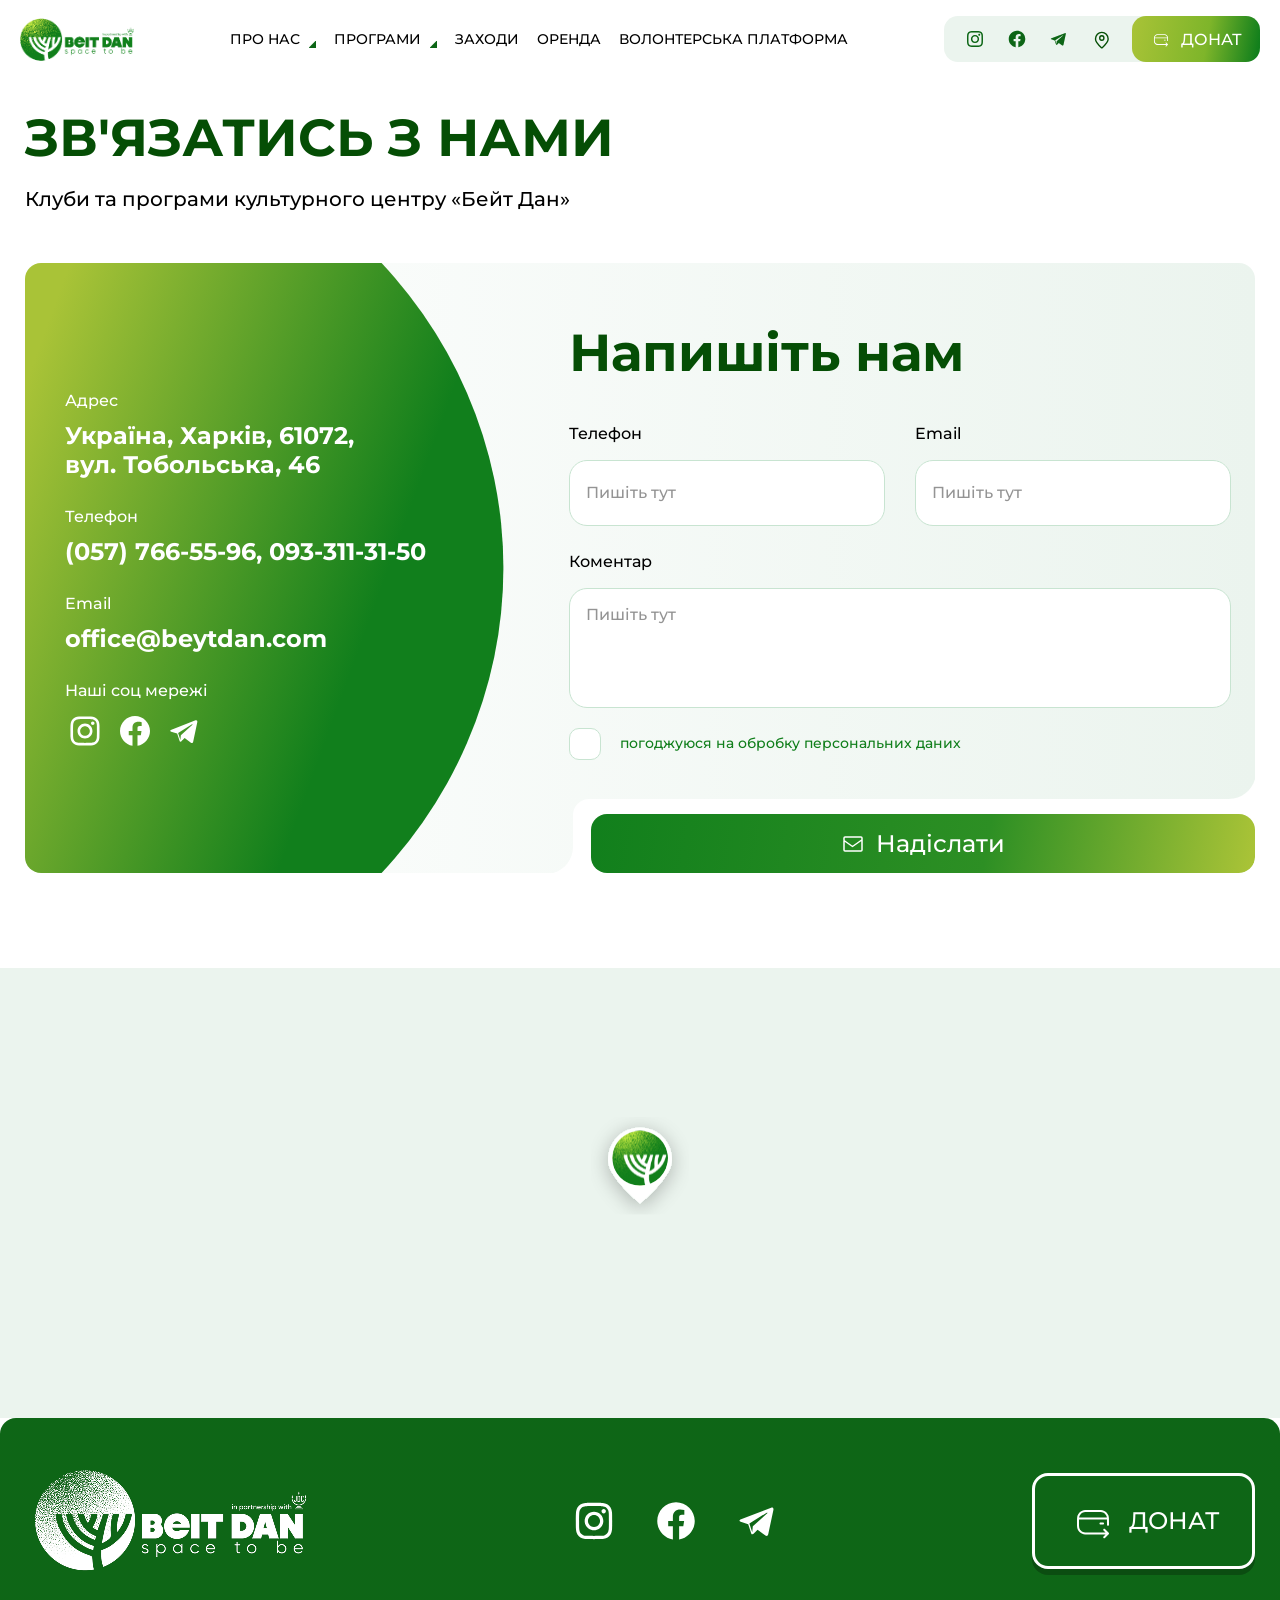
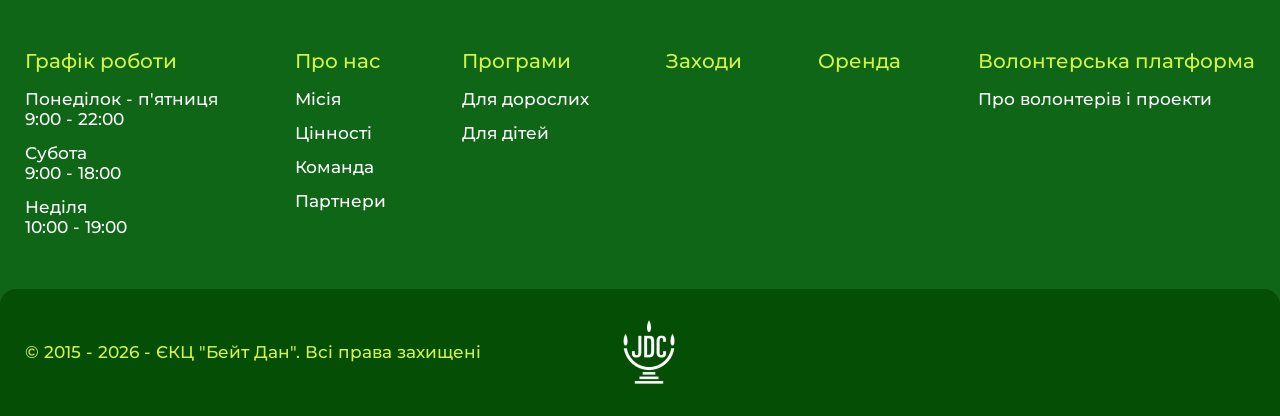
<file: contacts.html>
<!DOCTYPE html>
<html lang="ua">

<head>
  <meta charset="UTF-8">
  <meta name="viewport" content="width=device-width, initial-scale=1.0">
  <title>Контакти — Beit Dan</title>
  <link rel="preconnect" href="https://fonts.googleapis.com">
  <link rel="preconnect" href="https://fonts.gstatic.com" crossorigin>
  <link href="https://fonts.googleapis.com/css2?family=Montserrat:ital,wght@0,100..900;1,100..900&display=swap"
    rel="stylesheet">
  <link rel="stylesheet" href="css/reset.css">
  <link rel="stylesheet" href="css/style.css">
</head>

<body>

  <svg class="visually-hidden" width="0" height="0" aria-hidden="true">
    <defs>
      <clipPath id="team-profile-clip" clipPathUnits="objectBoundingBox">
        <path d="M 0.115 0.82 A 0.5 0.5 0 1 1 0.885 0.82 Q 0.5 0.71 0.115 0.82 Z" />
      </clipPath>
      <clipPath id="team-profile-photo-clip" clipPathUnits="objectBoundingBox">
        <path d="M 0 0 H 1 V 0.828 L 0.885 0.828 Q 0.5 0.745 0.115 0.828 H 0 V 0 Z" />
      </clipPath>
    </defs>
  </svg>

  <header class="header">
    <div class="header__inner">
      <a class="logo" href="index.html">
        <img class="logo__img" src="./images/logo.png" alt="logo">
      </a>
      <button class="header__burger" type="button" aria-label="Відкрити меню" aria-expanded="false"
        aria-controls="header-menu">
        <span class="header__burger-line"></span>
        <span class="header__burger-line"></span>
        <span class="header__burger-line"></span>
      </button>
      <div class="header__menu" id="header-menu">
        <nav class="nav">
          <ul class="nav__list">
            <li class="nav__item nav__item--dropdown">
              <a class="nav__link" href="about.html">Про нас</a>
              <ul class="nav__dropdown">
                <li class="nav__dropdown-item">
                  <a class="nav__dropdown-link" href="about.html#about">Місія</a>
                </li>
                <li class="nav__dropdown-item">
                  <a class="nav__dropdown-link" href="about.html#about">Цінності</a>
                </li>
                <li class="nav__dropdown-item">
                  <a class="nav__dropdown-link" href="about.html#about">Команда</a>
                </li>
                <li class="nav__dropdown-item">
                  <a class="nav__dropdown-link" href="about.html#about">Партнери</a>
                </li>
              </ul>
            </li>
            <li class="nav__item nav__item--dropdown">
              <a class="nav__link" href="clubs.html#programs">Програми</a>
              <ul class="nav__dropdown">
                <li class="nav__dropdown-item">
                  <a class="nav__dropdown-link" href="clubs.html#programs">Для дорослих</a>
                </li>
                <li class="nav__dropdown-item">
                  <a class="nav__dropdown-link" href="clubs.html#programs">Для дітей</a>
                </li>
              </ul>
            </li>
            <li class="nav__item">
              <a class="nav__link" href="index.html#events">Заходи</a>
            </li>
            <li class="nav__item">
              <a class="nav__link" href="index.html#rent">Оренда</a>
            </li>
            <li class="nav__item">
              <a class="nav__link" href="index.html#volunteering">Волонтерська платформа</a>
            </li>
          </ul>
        </nav>
        <div class="header__right">
          <div class="header__socials">
            <a class="header__social" href="#">
              <img src="./images/instagram.svg" alt="Instagram">
            </a>
            <a class="header__social" href="#">
              <img src="./images/facebook.svg" alt="Facebook">
            </a>
            <a class="header__social" href="#">
              <img src="./images/telegram.svg" alt="Telegram">
            </a>
            <a class="header__social" href="#">
              <img src="./images/location.svg" alt="Локація">
            </a>
          </div>
          <button class="header__donate" type="button">
            <img src="./images/donate.svg" alt="">
            <span>Донат</span>
          </button>
        </div>
      </div>
    </div>
  </header>

  <main class="main">

    <section class="contact">
      <div class="container">
        <div class="contact__top">
          <h2 class="contact__heading">Зв'язатись з нами</h2>
          <p class="contact__subtitle">Клуби та програми культурного центру «Бейт Дан»</p>
        </div>
        <div class="contact__inner">
          <div class="contact__info" aria-label="Контактна інформація">
            <div class="contact__info-block">
              <div class="contact__info-label">Адрес</div>
              <a class="contact__info-value contact__info-link"
                href="https://www.google.com/maps/search/?api=1&query=%D0%A3%D0%BA%D1%80%D0%B0%D1%97%D0%BD%D0%B0%2C%20%D0%A5%D0%B0%D1%80%D0%BA%D1%96%D0%B2%2C%2061072%2C%20%D0%B2%D1%83%D0%BB.%20%D0%A2%D0%BE%D0%B1%D0%BE%D0%BB%D1%8C%D1%81%D1%8C%D0%BA%D0%B0%2C%2046"
                target="_blank" rel="noopener noreferrer">
                Україна, Харків, 61072,<br>
                вул. Тобольська, 46
              </a>
            </div>

            <div class="contact__info-block">
              <div class="contact__info-label">Телефон</div>
              <div class="contact__info-value">
                <a class="contact__info-link" href="tel:+380577665596">(057) 766-55-96</a>,
                <a class="contact__info-link" href="tel:+380933113150">093-311-31-50</a>
              </div>
            </div>

            <div class="contact__info-block">
              <div class="contact__info-label">Email</div>
              <a class="contact__info-link" href="mailto:office@beytdan.com">office@beytdan.com</a>
            </div>

            <div class="contact__info-block">
              <div class="contact__info-label">Наші соц мережі</div>
              <div class="contact__info-socials" aria-label="Соціальні мережі">
                <a class="contact__info-social" href="#" aria-label="Instagram">
                  <svg xmlns="http://www.w3.org/2000/svg" width="40" height="40" viewBox="0 0 40 40" fill="none">
                    <path
                      d="M20.0003 5.45453C16.0501 5.45453 15.5544 5.4718 14.0029 5.54241C12.4545 5.61332 11.3976 5.85847 10.4727 6.21817C9.5161 6.58968 8.70461 7.08665 7.89615 7.89544C7.08708 8.70392 6.59013 9.51544 6.21741 10.4718C5.85682 11.397 5.61137 12.4542 5.54167 14.0021C5.47228 15.5536 5.4541 16.0497 5.4541 20C5.4541 23.9503 5.47168 24.4445 5.54198 25.996C5.61319 27.5445 5.85833 28.6015 6.21771 29.5263C6.58952 30.483 7.08648 31.2945 7.89524 32.103C8.7034 32.9121 9.51489 33.4103 10.4709 33.7818C11.3963 34.1415 12.4536 34.3866 14.0017 34.4576C15.5532 34.5282 16.0486 34.5454 19.9985 34.5454C23.949 34.5454 24.4432 34.5282 25.9947 34.4576C27.5431 34.3866 28.6013 34.1415 29.5267 33.7818C30.483 33.4103 31.2933 32.9121 32.1015 32.103C32.9105 31.2945 33.4075 30.483 33.7802 29.5266C34.1378 28.6015 34.3832 27.5442 34.4559 25.9963C34.5256 24.4448 34.5438 23.9503 34.5438 20C34.5438 16.0497 34.5256 15.5539 34.4559 14.0024C34.3832 12.4539 34.1378 11.397 33.7802 10.4721C33.4075 9.51544 32.9105 8.70392 32.1015 7.89544C31.2924 7.08635 30.4833 6.58938 29.5258 6.21817C28.5986 5.85847 27.541 5.61332 25.9926 5.54241C24.4411 5.4718 23.9472 5.45453 19.9958 5.45453H20.0003ZM18.6955 8.07574C19.0828 8.07513 19.5149 8.07574 20.0003 8.07574C23.8838 8.07574 24.3441 8.08968 25.8777 8.15938C27.2959 8.22423 28.0655 8.4612 28.5782 8.66029C29.257 8.92392 29.7409 9.23907 30.2497 9.74816C30.7588 10.2573 31.0739 10.7421 31.3382 11.4209C31.5372 11.933 31.7745 12.7027 31.8391 14.1209C31.9088 15.6542 31.9239 16.1148 31.9239 19.9966C31.9239 23.8785 31.9088 24.3391 31.8391 25.8724C31.7742 27.2906 31.5372 28.0603 31.3382 28.5724C31.0745 29.2512 30.7588 29.7345 30.2497 30.2433C29.7406 30.7524 29.2573 31.0676 28.5782 31.3312C28.0661 31.5312 27.2959 31.7676 25.8777 31.8324C24.3444 31.9021 23.8838 31.9173 20.0003 31.9173C16.1165 31.9173 15.6562 31.9021 14.1229 31.8324C12.7048 31.767 11.9351 31.53 11.4221 31.3309C10.7433 31.0673 10.2585 30.7521 9.74943 30.243C9.24035 29.7339 8.92521 29.2503 8.66097 28.5712C8.46189 28.0591 8.22462 27.2894 8.16008 25.8712C8.09039 24.3379 8.07645 23.8773 8.07645 19.993C8.07645 16.1088 8.09039 15.6506 8.16008 14.1173C8.22493 12.6991 8.46189 11.9294 8.66097 11.4166C8.9246 10.7379 9.24035 10.253 9.74943 9.74392C10.2585 9.23483 10.7433 8.91968 11.4221 8.65544C11.9348 8.45544 12.7048 8.21907 14.1229 8.15392C15.4647 8.09332 15.9847 8.07513 18.6955 8.0721V8.07574ZM27.7643 10.4909C26.8007 10.4909 26.0189 11.2718 26.0189 12.2357C26.0189 13.1994 26.8007 13.9812 27.7643 13.9812C28.7279 13.9812 29.5097 13.1994 29.5097 12.2357C29.5097 11.2721 28.7279 10.4903 27.7643 10.4903V10.4909ZM20.0003 12.5303C15.8753 12.5303 12.5309 15.8748 12.5309 20C12.5309 24.1251 15.8753 27.4682 20.0003 27.4682C24.1254 27.4682 27.4686 24.1251 27.4686 20C27.4686 15.8748 24.125 12.5303 20 12.5303H20.0003ZM20.0003 15.1515C22.6778 15.1515 24.8487 17.3221 24.8487 20C24.8487 22.6776 22.6778 24.8485 20.0003 24.8485C17.3225 24.8485 15.152 22.6776 15.152 20C15.152 17.3221 17.3225 15.1515 20.0003 15.1515Z"
                      fill="white" />
                  </svg>
                </a>
                <a class="contact__info-social" href="#" aria-label="Facebook">
                  <svg xmlns="http://www.w3.org/2000/svg" width="40" height="40" viewBox="0 0 40 40" fill="none">
                    <path
                      d="M20 5C28.25 5 35 11.75 35 20C35 27.4166 29.5833 33.583 22.5 34.833L22.415 34.7656C22.4433 34.7602 22.4717 34.7557 22.5 34.75V24.167H25.833L26.5 20H22.5V17.083C22.5001 15.9165 22.9168 15 24.75 15H26.667V11.167C25.5837 11.0003 24.4163 10.833 23.333 10.833C19.9165 10.8331 17.5 12.9171 17.5 16.667V20H13.75V24.167H17.5V34.75C17.5279 34.7556 17.556 34.7602 17.584 34.7656L17.5 34.833C10.4167 33.583 5 27.4166 5 20C5 11.75 11.75 5 20 5Z"
                      fill="white" />
                  </svg>
                </a>
                <a class="contact__info-social" href="#" aria-label="Telegram">
                  <svg xmlns="http://www.w3.org/2000/svg" width="40" height="40" viewBox="0 0 40 40" fill="none">
                    <path
                      d="M30.5424 9.35499L6.46057 18.6434C4.81694 19.3029 4.82669 20.2196 6.16098 20.6284L12.1671 22.503L14.4651 29.5487C14.7445 30.3199 14.6068 30.6257 15.4166 30.6257C16.0415 30.6257 16.3187 30.3408 16.6668 30.0008C16.8881 29.7842 18.2023 28.5065 19.6697 27.0798L25.9171 31.6957C27.0667 32.33 27.8968 32.0014 28.1831 30.628L32.2841 11.3027C32.7039 9.61935 31.6423 8.8558 30.5424 9.35499ZM13.1097 22.0723L26.6474 13.5313C27.3232 13.1214 27.9429 13.3418 27.4341 13.7934L15.8423 24.2522L15.3909 29.0662L13.1097 22.0723Z"
                      fill="white" />
                  </svg>
                </a>
              </div>
            </div>
          </div>
          <div class="contact__content">
            <h2 class="about-contact__title">Напишіть нам</h2>
            <form class="about-contact__form" id="about-contact-form" action="">
              <div class="about-contact__form-row">
                <div class="about-contact__field">
                  <label class="about-contact__label" for="about-contact-phone">Телефон</label>
                  <input class="about-contact__input" id="about-contact-phone" type="tel" name="phone"
                    placeholder="Пишіть тут">
                </div>
                <div class="about-contact__field">
                  <label class="about-contact__label" for="about-contact-email">Email</label>
                  <input class="about-contact__input" id="about-contact-email" type="email" name="email"
                    placeholder="Пишіть тут">
                </div>
              </div>
              <div class="about-contact__field about-contact__field--full">
                <label class="about-contact__label" for="about-contact-comment">Коментар</label>
                <textarea class="about-contact__textarea" id="about-contact-comment" name="comment"
                  placeholder="Пишіть тут"></textarea>
              </div>
              <label class="about-contact__agree">
                <input class="about-contact__agree-input" type="checkbox" name="agreement" required>
                <span class="about-contact__agree-text">погоджуюся на обробку персональних даних</span>
              </label>
              <div class="about-contact__bottom">
                <div class="about-contact__bottom-submit">
                  <button class="about-contact__submit clubs__button" type="submit" form="about-contact-form">
                    <svg width="24" height="24" viewBox="0 0 24 24" fill="none" aria-hidden="true">
                      <path
                        d="M3 8.5L11.5 14.5L20 8.5M4 19H20C20.5523 19 21 18.5523 21 18V6C21 5.44772 20.5523 5 20 5H4C3.44772 5 3 5.44772 3 6V18C3 18.5523 3.44772 19 4 19Z"
                        stroke="currentColor" stroke-width="1.5" stroke-linecap="round" stroke-linejoin="round" />
                    </svg>
                    <span>Надіслати</span>
                  </button>
                </div>
              </div>
            </form>
          </div>
        </div>
      </div>
    </section>

    <section class="contact-map" aria-label="Мапа">
      <div class="contact-map__frame">
        <iframe class="contact-map__iframe"
          src="https://www.google.com/maps/embed?pb=!1m18!1m12!1m3!1d2562.9220093879053!2d36.2255706!3d50.031557199999995!2m3!1f0!2f0!3f0!3m2!1i1024!2i768!4f13.1!3m3!1m2!1s0x4127a13534b85807%3A0xc73d04aabbcb91c4!2z0LLRg9C70LjRhtGPINCS0LDRgNGC0L7QstC40YUg0J3QtdCx0LAsIDQ2LCDQpdCw0YDQutGW0LIsINCl0LDRgNC60ZbQstGB0YzQutCwINC-0LHQu9Cw0YHRgtGMLCDQo9C60YDQsNGX0L3QsCwgNjEwMDA!5e0!3m2!1suk!2ssk!4v1781601380507!5m2!1suk!2ssk"
          width="600" height="450" style="border:0;" allowfullscreen="" loading="lazy"
          referrerpolicy="no-referrer-when-downgrade"></iframe>
        <img class="contact-map__marker" src="./images/point.svg" alt="" aria-hidden="true">
      </div>
    </section>

  </main>

  <footer class="footer">
    <div class="container">
      <div class="footer__top">
        <a class="footer__logo" href="index.html">
          <img class="footer__logo-img" src="./images/footer-logo.png" alt="">
        </a>
        <div class="footer__socials">
          <a class="footer__social" href="#">
            <img src="./images/instagram-white.svg" alt="">
          </a>
          <a class="footer__social" href="#">
            <img src="./images/facebook-white.svg" alt="">
          </a>
          <a class="footer__social" href="#">
            <img src="./images/telegram-white.svg" alt="">
          </a>
        </div>
        <button class="footer__donate">
          <img src="./images/donate.svg" alt="">
          <span>Донат</span>
        </button>
      </div>
      <div class="footer__inner">
        <ul class="footer__list">
          <p class="footer__list-title">
            Графік роботи
          </p>
          <li class="footer__list-item">
            <a class="footer__list-link" href="#">Понеділок - п'ятниця <br> 9:00 - 22:00</a>
          </li>
          <li class="footer__list-item">
            <a class="footer__list-link" href="#">Субота <br> 9:00 - 18:00</a>
          </li>
          <li class="footer__list-item">
            <a class="footer__list-link" href="#">Неділя <br>10:00 - 19:00</a>
          </li>
        </ul>
        <ul class="footer__list">
          <p class="footer__list-title">
            Про нас
          </p>
          <li class="footer__list-item">
            <a class="footer__list-link" href="about.html#about">Місія</a>
          </li>
          <li class="footer__list-item">
            <a class="footer__list-link" href="about.html#about">Цінності</a>
          </li>
          <li class="footer__list-item">
            <a class="footer__list-link" href="about.html#about">Команда</a>
          </li>
          <li class="footer__list-item">
            <a class="footer__list-link" href="about.html#about">Партнери</a>
          </li>
        </ul>
        <ul class="footer__list">
          <p class="footer__list-title">
            Програми
          </p>
          <li class="footer__list-item">
            <a class="footer__list-link" href="clubs.html#programs">Для дорослих</a>
          </li>
          <li class="footer__list-item">
            <a class="footer__list-link" href="clubs.html#programs">Для дітей</a>
          </li>
        </ul>
        <ul class="footer__list">
          <p class="footer__list-title">
            Заходи
          </p>
        </ul>
        <ul class="footer__list">
          <p class="footer__list-title">
            Оренда
          </p>
        </ul>
        <ul class="footer__list">
          <p class="footer__list-title">
            Волонтерська платформа
          </p>
          <li class="footer__list-item">
            <a class="footer__list-link" href="index.html#volunteering">Про волонтерів і проекти</a>
          </li>
        </ul>
      </div>
    </div>
    <div class="footer__bottom">
      <div class="container">
        <div class="footer__bottom-inner">
          <p class="footer__bottom-text">
            © 2015 - 2026 - ЄКЦ "Бейт Дан". Всі права захищені
          </p>
          <img class="footer__bottom-img" src="./images/footer-copy.png" alt="">
        </div>
      </div>
    </div>
  </footer>

  <script src="js/main.js"></script>
</body>

</html>
</file>
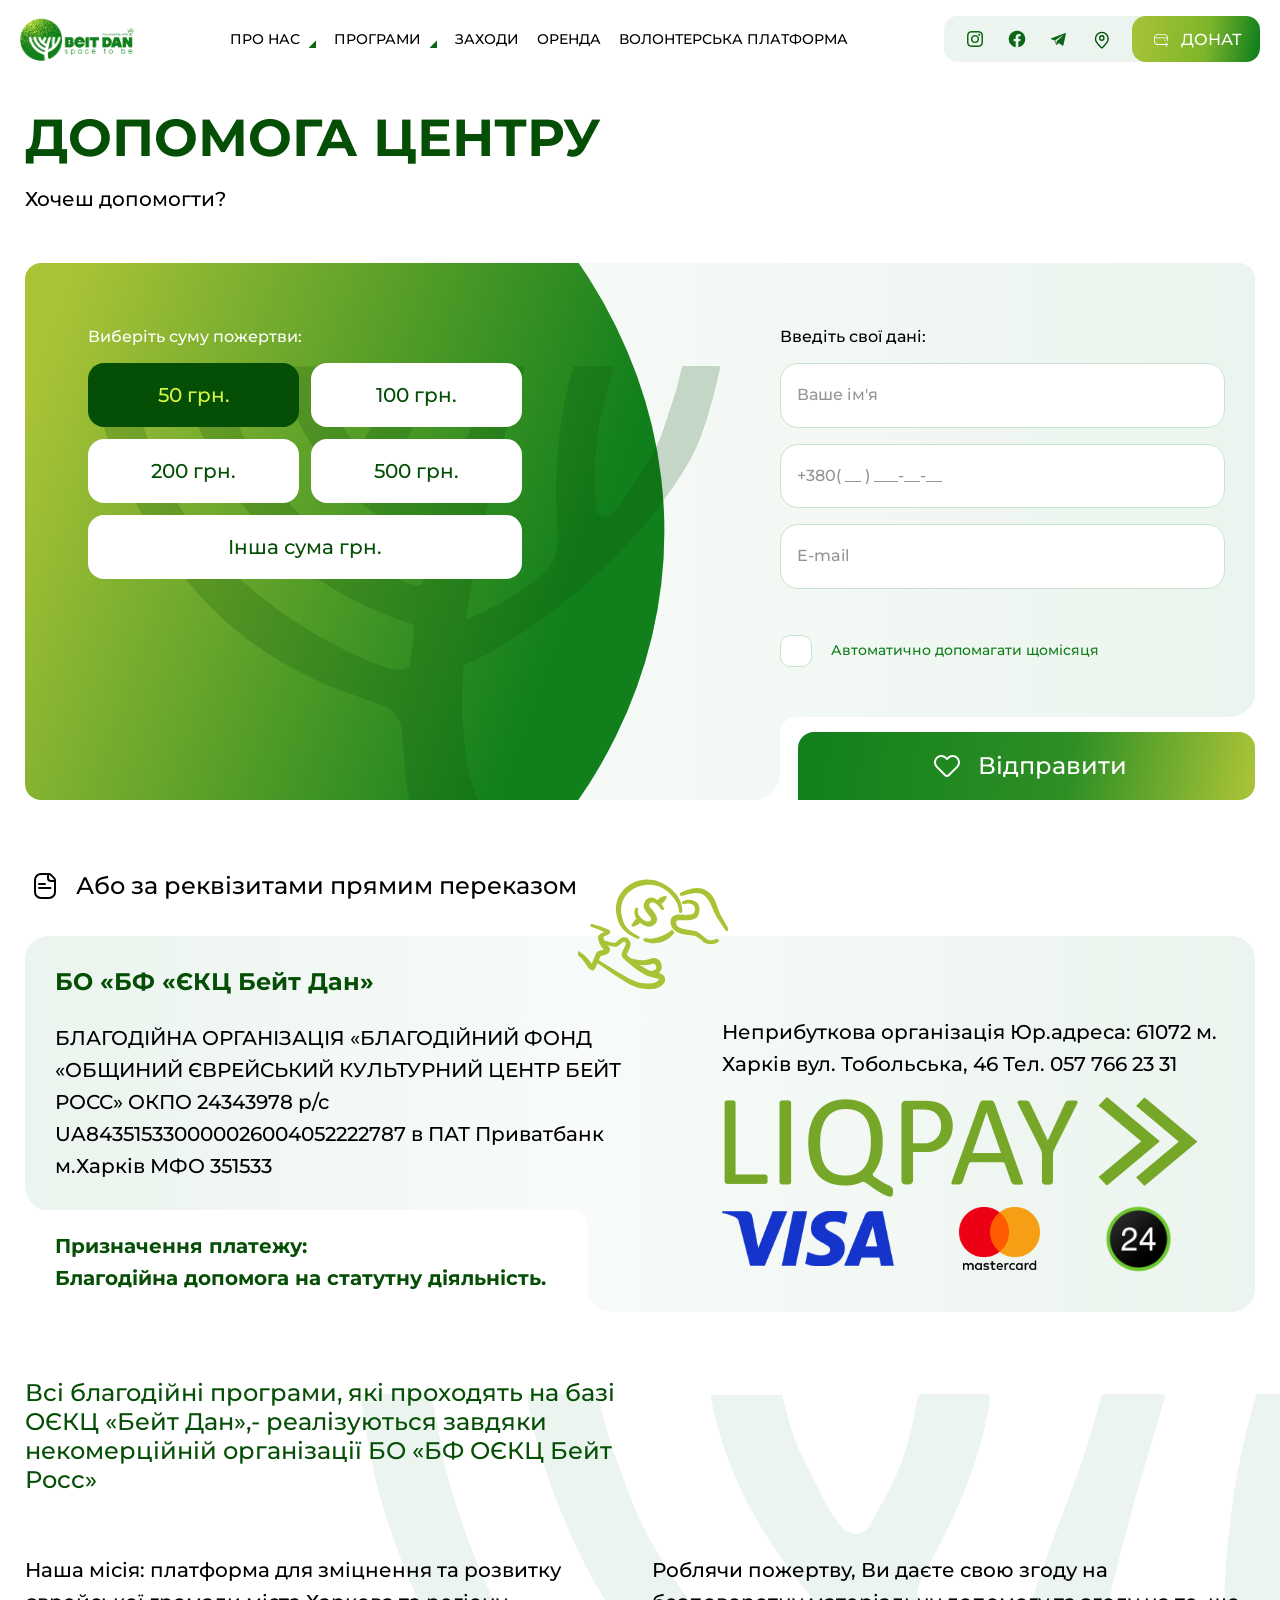
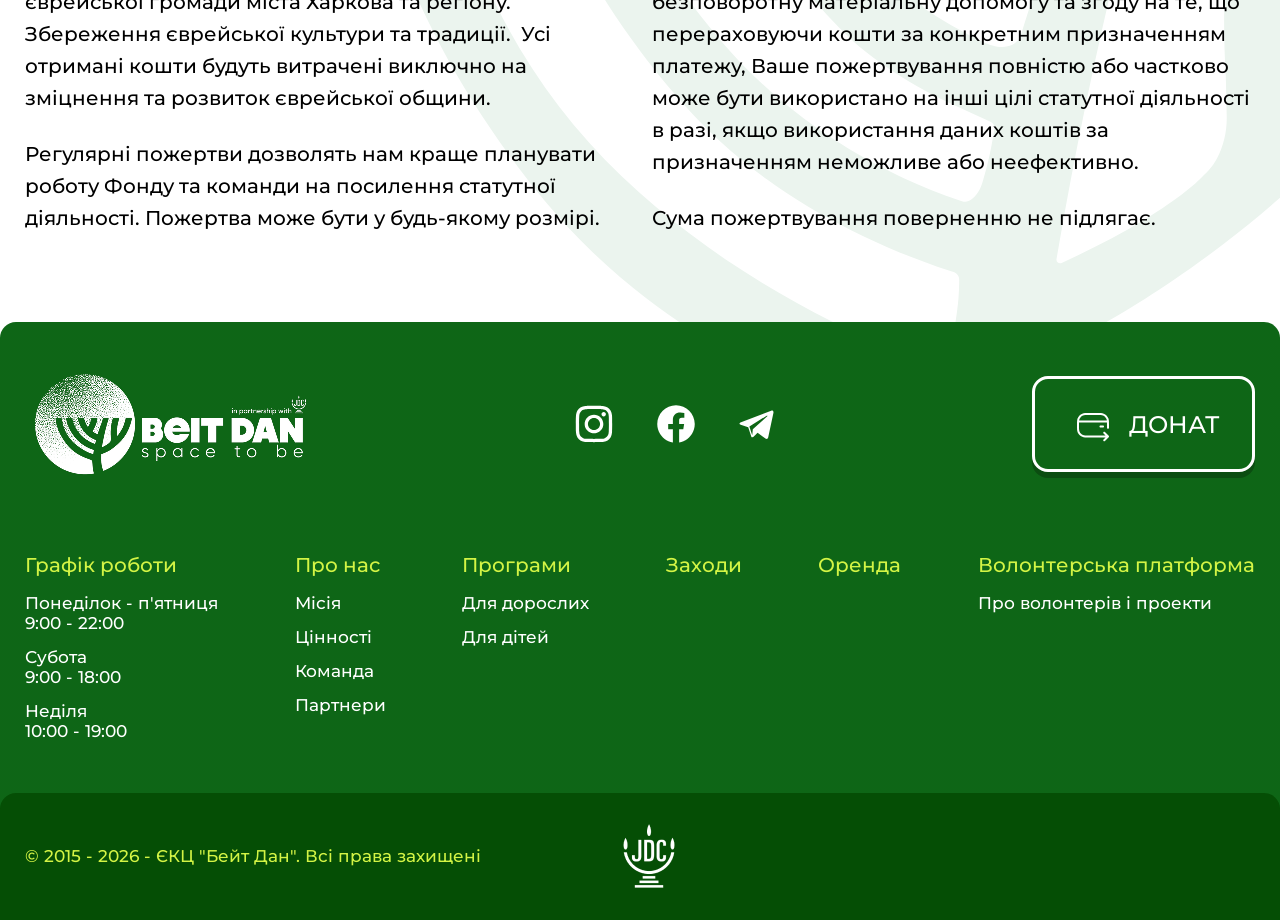
<file: help.html>
<!DOCTYPE html>
<html lang="ua">

<head>
  <meta charset="UTF-8">
  <meta name="viewport" content="width=device-width, initial-scale=1.0">
  <title>Допомога — Beit Dan</title>
  <link rel="preconnect" href="https://fonts.googleapis.com">
  <link rel="preconnect" href="https://fonts.gstatic.com" crossorigin>
  <link href="https://fonts.googleapis.com/css2?family=Montserrat:ital,wght@0,100..900;1,100..900&display=swap"
    rel="stylesheet">
  <link rel="stylesheet" href="css/reset.css">
  <link rel="stylesheet" href="css/style.css">
</head>

<body>

  <svg class="visually-hidden" width="0" height="0" aria-hidden="true">
    <defs>
      <clipPath id="team-profile-clip" clipPathUnits="objectBoundingBox">
        <path d="M 0.115 0.82 A 0.5 0.5 0 1 1 0.885 0.82 Q 0.5 0.71 0.115 0.82 Z" />
      </clipPath>
      <clipPath id="team-profile-photo-clip" clipPathUnits="objectBoundingBox">
        <path d="M 0 0 H 1 V 0.828 L 0.885 0.828 Q 0.5 0.745 0.115 0.828 H 0 V 0 Z" />
      </clipPath>
    </defs>
  </svg>

  <header class="header">
    <div class="header__inner">
      <a class="logo" href="index.html">
        <img class="logo__img" src="./images/logo.png" alt="logo">
      </a>
      <button class="header__burger" type="button" aria-label="Відкрити меню" aria-expanded="false"
        aria-controls="header-menu">
        <span class="header__burger-line"></span>
        <span class="header__burger-line"></span>
        <span class="header__burger-line"></span>
      </button>
      <div class="header__menu" id="header-menu">
        <nav class="nav">
          <ul class="nav__list">
            <li class="nav__item nav__item--dropdown">
              <a class="nav__link" href="about.html">Про нас</a>
              <ul class="nav__dropdown">
                <li class="nav__dropdown-item">
                  <a class="nav__dropdown-link" href="about.html#about">Місія</a>
                </li>
                <li class="nav__dropdown-item">
                  <a class="nav__dropdown-link" href="about.html#about">Цінності</a>
                </li>
                <li class="nav__dropdown-item">
                  <a class="nav__dropdown-link" href="about.html#about">Команда</a>
                </li>
                <li class="nav__dropdown-item">
                  <a class="nav__dropdown-link" href="about.html#about">Партнери</a>
                </li>
              </ul>
            </li>
            <li class="nav__item nav__item--dropdown">
              <a class="nav__link" href="clubs.html#programs">Програми</a>
              <ul class="nav__dropdown">
                <li class="nav__dropdown-item">
                  <a class="nav__dropdown-link" href="clubs.html#programs">Для дорослих</a>
                </li>
                <li class="nav__dropdown-item">
                  <a class="nav__dropdown-link" href="clubs.html#programs">Для дітей</a>
                </li>
              </ul>
            </li>
            <li class="nav__item">
              <a class="nav__link" href="index.html#events">Заходи</a>
            </li>
            <li class="nav__item">
              <a class="nav__link" href="index.html#rent">Оренда</a>
            </li>
            <li class="nav__item">
              <a class="nav__link" href="index.html#volunteering">Волонтерська платформа</a>
            </li>
          </ul>
        </nav>
        <div class="header__right">
          <div class="header__socials">
            <a class="header__social" href="#">
              <img src="./images/instagram.svg" alt="Instagram">
            </a>
            <a class="header__social" href="#">
              <img src="./images/facebook.svg" alt="Facebook">
            </a>
            <a class="header__social" href="#">
              <img src="./images/telegram.svg" alt="Telegram">
            </a>
            <a class="header__social" href="#">
              <img src="./images/location.svg" alt="Локація">
            </a>
          </div>
          <button class="header__donate" type="button">
            <img src="./images/donate.svg" alt="">
            <span>Донат</span>
          </button>
        </div>
      </div>
    </div>
  </header>

  <main class="main">

    <section class="help">
      <div class="container">
        <div class="help__top">
          <h2 class="help__heading">Допомога центру</h2>
          <p class="help__subtitle">Хочеш допомогти?</p>
        </div>
        <div class="help__inner">
          <div class="help__amounts" aria-label="Вибір суми пожертви">
            <p class="help__amounts-label">Виберіть суму пожертви:</p>
            <fieldset class="help__amounts-grid">
              <legend class="visually-hidden">Сума пожертви</legend>
              <label class="help__amount">
                <input class="help__amount-input-radio" type="radio" name="help-amount" value="50" checked>
                <span class="help__amount-text">50 грн.</span>
              </label>
              <label class="help__amount">
                <input class="help__amount-input-radio" type="radio" name="help-amount" value="100">
                <span class="help__amount-text">100 грн.</span>
              </label>
              <label class="help__amount">
                <input class="help__amount-input-radio" type="radio" name="help-amount" value="200">
                <span class="help__amount-text">200 грн.</span>
              </label>
              <label class="help__amount">
                <input class="help__amount-input-radio" type="radio" name="help-amount" value="500">
                <span class="help__amount-text">500 грн.</span>
              </label>
              <div class="help__amount help__amount--wide">
                <input class="help__amount-input-radio" type="radio" name="help-amount" value="custom">
                <div class="help__amount-custom">
                  <span class="help__amount-placeholder" aria-hidden="true">Інша сума грн.</span>
                  <input class="help__amount-input-text" type="text" inputmode="numeric" pattern="[0-9]*"
                    name="help-amount-custom" aria-label="Інша сума в гривнях" autocomplete="off">
                  <span class="help__amount-suffix">грн.</span>
                </div>
              </div>
            </fieldset>
          </div>
          <div class="help__content">
            <p class="help__form-title">Введіть свої дані:</p>
            <form class="help__form" id="help-form" action="">
              <div class="help__field">
                <input class="help__input" id="help-name" type="text" name="name" placeholder="Ваше ім'я">
              </div>
              <div class="help__field">
                <input class="help__input" id="help-phone" type="tel" name="phone" placeholder="+380( __ ) ___-__-__">
              </div>
              <div class="help__field">
                <input class="help__input" id="help-email" type="email" name="email" placeholder="E-mail">
              </div>
              <label class="help__agree">
                <input class="help__agree-input" type="checkbox" name="monthly">
                <span class="help__agree-text">Автоматично допомагати щомісяця</span>
              </label>
              <div class="help__bottom">
                <div class="help__bottom-submit">
                  <button class="help__submit" type="submit" form="help-form">
                    <img src="./images/heart.svg" alt="" aria-hidden="true">
                    <span>Відправити</span>
                  </button>
                </div>
              </div>
            </form>
          </div>
        </div>

        <div class="help__bank">
          <p class="help__bank-note">
            <img class="help__bank-note-icon" src="./images/transaction.svg" alt="">
            <span>Або за реквізитами прямим переказом</span>
          </p>
          <div class="help__bank-card">
            <div class="help__bank-content">
              <div class="help__bank-body">
                <div class="help__bank-main">
                  <h3 class="help__bank-title">БО «БФ «ЄКЦ Бейт Дан»</h3>
                  <p class="help__bank-text">
                    БЛАГОДІЙНА ОРГАНІЗАЦІЯ «БЛАГОДІЙНИЙ ФОНД «ОБЩИНИЙ ЄВРЕЙСЬКИЙ КУЛЬТУРНИЙ ЦЕНТР БЕЙТ РОСС» ОКПО 24343978 р/с
                    UA843515330000026004052222787 в ПАТ Приватбанк м.Харків МФО 351533
                  </p>
                </div>
                <div class="help__bank-aside">
                  <p class="help__bank-text help__bank-text--right">
                    Неприбуткова організація&nbsp;Юр.адреса: 61072 м. Харків вул. Тобольська, 46
                    <span class="help__bank-phone">Тел.&nbsp;057 766 23 31</span>
                  </p>
                  <img class="help__bank-payments" src="./images/liqpay.svg" alt="">
                  <div class="help__bank-images">
                    <img class="help__bank-payments--img" src="./images/visa.svg" alt="">
                    <img class="help__bank-payments--img" src="./images/mastercard.svg" alt="">
                    <img class="help__bank-payments--img" src="./images/privat.svg" alt="">
                  </div>
                </div>
              </div>
              <div class="help__bank-bottom">
                <div class="help__bank-purpose">
                  <p class="help__bank-purpose-label">Призначення платежу:</p>
                  <p class="help__bank-purpose-text">Благодійна допомога на статутну діяльність.</p>
                </div>
              </div>
            </div>
          </div>
        </div>
      </div>
    </section>

    <section class="help-info">
      <div class="container">
        <p class="help-info__intro">
          Всі благодійні програми, які проходять на базі ОЄКЦ «Бейт Дан»,- реалізуються завдяки некомерційній організації БО «БФ
          ОЄКЦ
          Бейт Росс»
        </p>
        <div class="help-info__inner">
          <div class="help-info__col">
            <p class="help-info__text">
              Наша місія: платформа для зміцнення та розвитку єврейської громади міста Харкова та регіону. Збереження єврейської
              культури та традиції. 
              Усі отримані кошти будуть витрачені виключно на зміцнення та розвиток єврейської общини.
            </p>
            <p class="help-info__text">
              Регулярні пожертви дозволять нам краще планувати роботу Фонду та команди на посилення статутної діяльності. Пожертва
              може бути у будь-якому розмірі. 
            </p>
          </div>
          <div class="help-info__col">
            <p class="help-info__text">
              Роблячи пожертву, Ви даєте свою згоду на безповоротну матеріальну допомогу та згоду на те, що перераховуючи кошти за
              конкретним призначенням платежу, Ваше пожертвування повністю або частково може бути використано на інші цілі статутної
              діяльності в разі, якщо використання даних коштів за призначенням неможливе або неефективно.
            </p>
            <p class="help-info__text">
              Сума пожертвування поверненню не підлягає.
            </p>
          </div>
        </div>
      </div>
      <img class="help-info__tree" src="./images/help-big-tree.svg" alt="" aria-hidden="true">
    </section>

  </main>

  <footer class="footer">
    <div class="container">
      <div class="footer__top">
        <a class="footer__logo" href="index.html">
          <img class="footer__logo-img" src="./images/footer-logo.png" alt="">
        </a>
        <div class="footer__socials">
          <a class="footer__social" href="#">
            <img src="./images/instagram-white.svg" alt="">
          </a>
          <a class="footer__social" href="#">
            <img src="./images/facebook-white.svg" alt="">
          </a>
          <a class="footer__social" href="#">
            <img src="./images/telegram-white.svg" alt="">
          </a>
        </div>
        <button class="footer__donate">
          <img src="./images/donate.svg" alt="">
          <span>Донат</span>
        </button>
      </div>
      <div class="footer__inner">
        <ul class="footer__list">
          <p class="footer__list-title">
            Графік роботи
          </p>
          <li class="footer__list-item">
            <a class="footer__list-link" href="#">Понеділок - п'ятниця <br> 9:00 - 22:00</a>
          </li>
          <li class="footer__list-item">
            <a class="footer__list-link" href="#">Субота <br> 9:00 - 18:00</a>
          </li>
          <li class="footer__list-item">
            <a class="footer__list-link" href="#">Неділя <br>10:00 - 19:00</a>
          </li>
        </ul>
        <ul class="footer__list">
          <p class="footer__list-title">
            Про нас
          </p>
          <li class="footer__list-item">
            <a class="footer__list-link" href="about.html#about">Місія</a>
          </li>
          <li class="footer__list-item">
            <a class="footer__list-link" href="about.html#about">Цінності</a>
          </li>
          <li class="footer__list-item">
            <a class="footer__list-link" href="about.html#about">Команда</a>
          </li>
          <li class="footer__list-item">
            <a class="footer__list-link" href="about.html#about">Партнери</a>
          </li>
        </ul>
        <ul class="footer__list">
          <p class="footer__list-title">
            Програми
          </p>
          <li class="footer__list-item">
            <a class="footer__list-link" href="clubs.html#programs">Для дорослих</a>
          </li>
          <li class="footer__list-item">
            <a class="footer__list-link" href="clubs.html#programs">Для дітей</a>
          </li>
        </ul>
        <ul class="footer__list">
          <p class="footer__list-title">
            Заходи
          </p>
        </ul>
        <ul class="footer__list">
          <p class="footer__list-title">
            Оренда
          </p>
        </ul>
        <ul class="footer__list">
          <p class="footer__list-title">
            Волонтерська платформа
          </p>
          <li class="footer__list-item">
            <a class="footer__list-link" href="index.html#volunteering">Про волонтерів і проекти</a>
          </li>
        </ul>
      </div>
    </div>
    <div class="footer__bottom">
      <div class="container">
        <div class="footer__bottom-inner">
          <p class="footer__bottom-text">
            © 2015 - 2026 - ЄКЦ "Бейт Дан". Всі права захищені
          </p>
          <img class="footer__bottom-img" src="./images/footer-copy.png" alt="">
        </div>
      </div>
    </div>
  </footer>

  <script src="js/main.js"></script>
</body>

</html>
</file>
<file: css/style.css>
*,
html {
	box-sizing: border-box;
}

.visually-hidden {
	position: absolute;
	width: 0;
	height: 0;
	overflow: hidden;
	clip: rect(0 0 0 0);
	white-space: nowrap;
}

.no-scroll {
	overflow: hidden;
	position: fixed;
	width: 100%;
	left: 0;
	right: 0;
}

body {
	color: #000;
	font-family: 'Montserrat', sans-serif;
	font-size: 14px;
	font-style: normal;
	font-weight: 400;
	background: #fff;
	overflow-x: hidden;
	-webkit-font-smoothing: antialiased;
	-moz-osx-font-smoothing: grayscale;
}

#about,
#programs,
#events,
#rent,
#volunteering {
	scroll-margin-top: var(--header-offset, 80px);
}

.header {
	position: sticky;
	top: 0;
	left: 0;
	width: 100%;
	z-index: 100;
	background: #fff;
}

.header.header--scrolled {
	padding-top: 0;
}
.header__inner {
	display: flex;
	align-items: center;
	gap: 82px;
	padding: 12px 40px;
}

.logo {
	flex-shrink: 0;
	display: block;
}

.logo__img {
	display: block;
	width: auto;
	height: 90px;
}

.header__menu {
	display: flex;
	flex: 1;
	align-items: center;
	min-width: 0;
}

.header__burger {
	display: none;
	flex-shrink: 0;
	flex-direction: column;
	justify-content: center;
	align-items: center;
	gap: 6px;
	width: 48px;
	height: 48px;
	padding: 0;
	border: none;
	border-radius: 12px;
	cursor: pointer;
	background: #ebf4ee;
	transition: background-color 0.25s ease;
}

.header__burger:hover {
	background: #dceee3;
}

.header__burger:focus-visible {
	outline: 2px solid #117f1c;
	outline-offset: 2px;
}

.header__burger-line {
	display: block;
	width: 22px;
	height: 2px;
	border-radius: 2px;
	background: #054e05;
	transition:
		transform 0.3s ease,
		opacity 0.3s ease;
}

.header--open .header__burger-line:nth-child(1) {
	transform: translateY(8px) rotate(45deg);
}

.header--open .header__burger-line:nth-child(2) {
	opacity: 0;
}

.header--open .header__burger-line:nth-child(3) {
	transform: translateY(-8px) rotate(-45deg);
}

.nav {
	flex: 1;
	display: flex;
	justify-content: center;
	min-width: 0;
}

.nav__list {
	display: flex;
	flex-wrap: nowrap;
	gap: 55px;
}

.nav__link {
	display: block;
	color: inherit;
	text-decoration: none;
	white-space: nowrap;
}

.nav__item {
	position: relative;
	color: #000;
	font-family: Montserrat;
	font-size: 18px;
	font-style: normal;
	font-weight: 500;
	line-height: normal;
	text-transform: uppercase;
	transition: color 0.3s ease;
}
.nav__item--dropdown::after {
	content: '';
	position: absolute;
	bottom: 0;
	background-image: url('../images/nav-decor.svg');
	right: 0;
	width: 8px;
	height: 8px;
}

.nav__item--dropdown {
	padding-right: 25px;
}

.nav__dropdown::before {
	content: '';
	position: absolute;
	top: -14px;
	left: 0;
	right: 0;
	height: 14px;
}

.nav__dropdown {
	position: absolute;
	top: calc(100% + 14px);
	left: 50%;
	z-index: 110;
	min-width: 240px;
	margin: 0;
	padding: 10px 0;
	list-style: none;
	border-radius: 16px;
	background: #fff;
	box-shadow: 0 12px 32px rgba(5, 78, 5, 0.12);
	opacity: 0;
	visibility: hidden;
	pointer-events: none;
	transform: translate(-50%, 8px);
	transition:
		opacity 0.25s ease,
		visibility 0.25s ease,
		transform 0.25s ease;
}

.nav__item--dropdown:hover .nav__dropdown,
.nav__item--dropdown:focus-within .nav__dropdown {
	opacity: 1;
	visibility: visible;
	pointer-events: auto;
	transform: translate(-50%, 0);
}

.nav__dropdown-link {
	display: block;
	padding: 10px 24px;
	color: #000;
	font-family: Montserrat, sans-serif;
	font-size: 16px;
	font-weight: 500;
	line-height: normal;
	text-decoration: none;
	text-transform: none;
	white-space: nowrap;
	transition:
		color 0.25s ease,
		background-color 0.25s ease;
}

.nav__dropdown-link:hover,
.nav__dropdown-link:focus-visible {
	color: #117f1c;
	background: #ebf4ee;
}

.nav__item:hover,
.nav__item--active {
	color: #117f1c;
}

.header__right {
	flex-shrink: 0;
	display: flex;
	align-items: center;
	border-radius: 16px;
	background: #ebf4ee;
}
.header__socials {
	display: flex;
	gap: 10px;
	padding: 0 32px;
}
.header__social {
	display: flex;
	align-items: center;
	justify-content: center;
	padding: 4px;
	border-radius: 8px;
	transition:
		background-color 0.25s ease,
		transform 0.25s ease,
		opacity 0.25s ease;
}
.header__social:hover {
	background-color: rgba(17, 127, 28, 0.12);
	transform: translateY(-2px);
}
.header__social:active {
	transform: translateY(0);
	opacity: 0.85;
}
.header__social img {
	display: block;
	transition: opacity 0.25s ease;
}
.header__social:hover img {
	opacity: 0.85;
}
.header__donate {
	display: flex;
	gap: 11px;
	align-items: center;
	padding: 20px 33px;
	border-radius: 16px;
	border: none;
	cursor: pointer;
	background: linear-gradient(
		100deg,
		#a9c337 0%,
		#7eb52a 30%,
		#117f1c 50%,
		#7eb52a 70%,
		#a9c337 100%
	);
	background-size: 200% 100%;
	background-position: 0% 50%;
	color: var(--White, #fff);
	font-family: Montserrat, sans-serif;
	font-size: 24px;
	font-weight: 500;
	line-height: normal;
	text-transform: uppercase;
	transition:
		background-position 0.55s ease,
		box-shadow 0.25s ease;
}
.header__donate:hover {
	background-position: 100% 50%;
	box-shadow: 0 2px 8px rgba(17, 127, 28, 0.15);
}
.header__donate:active {
	background-position: 50% 50%;
	box-shadow: 0 1px 4px rgba(17, 127, 28, 0.12);
}

.header__donate:focus-visible {
	outline: 2px solid #fff;
	outline-offset: 2px;
}

@media (max-width: 1650px) {
	.header__inner {
		padding-left: 32px;
		padding-right: 32px;
		gap: 20px;
	}

	.nav__list {
		gap: 42px;
	}

	.nav__item {
		font-size: 17px;
	}

	.nav__item--dropdown {
		padding-right: 22px;
	}

	.header__socials {
		gap: 16px;
		padding: 0 26px;
	}

	.header__donate {
		padding: 18px 28px;
		font-size: 22px;
	}
}

@media (max-width: 1520px) {
	.header__inner {
		padding-left: 28px;
		padding-right: 28px;
	}

	.logo__img {
		height: 58px;
	}

	.nav__list {
		gap: 34px;
	}

	.nav__item {
		font-size: 16px;
	}

	.nav__item--dropdown {
		padding-right: 20px;
	}

	.header__menu {
		gap: 20px;
	}

	.header__donate {
		padding: 16px 24px;
		font-size: 20px;
		gap: 9px;
	}

	.header__donate img {
		width: 22px;
		height: auto;
	}
}

@media (max-width: 1400px) {
	.header__inner {
		padding-left: 24px;
		padding-right: 24px;
		gap: 16px;
	}

	.logo__img {
		height: 54px;
	}

	.nav__list {
		gap: 26px;
	}

	.nav__item {
		font-size: 15px;
	}

	.nav__item--dropdown::after {
		width: 7px;
		height: 7px;
	}

	.nav__item--dropdown {
		padding-right: 18px;
	}

	.header__socials {
		gap: 14px;
		padding: 0 20px;
	}

	.header__social img {
		width: 22px;
		height: auto;
	}

	.header__donate {
		padding: 14px 20px;
		font-size: 18px;
	}
}

@media (max-width: 1280px) {
	.header__inner {
		padding-left: 20px;
		padding-right: 20px;
	}

	.nav__list {
		gap: 18px;
	}

	.nav__item {
		font-size: 14px;
	}

	.nav__item--dropdown {
		padding-right: 16px;
	}

	.header__menu {
		gap: 16px;
	}

	.header__socials {
		gap: 12px;
		padding: 0 16px;
	}

	.header__donate {
		padding: 12px 18px;
		font-size: 16px;
		border-radius: 14px;
	}

	.header__right {
		border-radius: 14px;
	}
}

@media (max-width: 1199px) {
	.header {
		z-index: 100;
	}

	.header__inner {
		display: flex;
		justify-content: space-between;
		align-items: center;
		gap: 12px;
		padding: 10px 20px;
	}

	.header__burger {
		display: flex;
		width: 44px;
		height: 44px;
	}

	.nav {
		flex: none;
		display: block;
	}

	.header__menu {
		display: block;
		position: fixed;
		top: var(--header-offset, 72px);
		left: 0;
		right: 0;
		bottom: 0;
		z-index: 99;
		flex: none;
		max-height: none;
		margin: 0;
		padding: 0 20px 24px;
		overflow-x: hidden;
		overflow-y: auto;
		-webkit-overflow-scrolling: touch;
		background: #fff;
		opacity: 0;
		visibility: hidden;
		pointer-events: none;
		transition:
			opacity 0.3s ease,
			visibility 0.3s ease;
	}

	.header--open .header__menu {
		opacity: 1;
		visibility: visible;
		pointer-events: auto;
		border-top: 1px solid #e0ebe4;
	}

	.header--open .header__menu .nav__list {
		padding-top: 12px;
	}

	.header__right {
		display: flex;
		flex-direction: row;
		align-items: stretch;
		justify-content: center;
		width: fit-content;
		max-width: 100%;
		margin: 8px auto 0;
		min-height: 54px;
		border-radius: 14px;
		background: #ebf4ee;
		overflow: hidden;
	}

	.header__socials {
		display: flex;
		align-items: center;
		justify-content: center;
		gap: 14px;
		padding: 0 18px;
		background: transparent;
	}

	.header__social {
		min-width: 44px;
		min-height: 44px;
		padding: 8px;
	}

	.header__social img {
		width: 22px;
		height: 22px;
	}

	.header__donate {
		flex-shrink: 0;
		align-self: stretch;
		padding: 0 24px;
		font-size: 17px;
		gap: 9px;
		border-radius: 0 14px 14px 0;
	}

	.header__donate img {
		width: 22px;
		height: auto;
	}

	.nav__list {
		flex-direction: column;
		align-items: stretch;
		gap: 0;
		padding: 16px 0 8px;
	}

	.nav__link {
		white-space: normal;
	}

	.nav__item {
		font-size: 17px;
		padding: 14px 0;
		border-bottom: 1px solid #e0ebe4;
	}

	.nav__item:last-child {
		border-bottom: none;
	}

	.nav__item--dropdown {
		padding-right: 0;
	}

	.nav__item--dropdown::after {
		display: none;
	}

	.nav__dropdown::before {
		display: none;
	}

	.nav__dropdown {
		position: static;
		min-width: 0;
		padding: 0;
		border-radius: 0;
		background: transparent;
		box-shadow: none;
		opacity: 1;
		visibility: visible;
		pointer-events: auto;
		transform: none;
		max-height: 0;
		overflow: hidden;
		transition: max-height 0.3s ease;
	}

	.nav__item--dropdown.is-open .nav__dropdown {
		max-height: 320px;
	}

	.nav__item--dropdown:hover .nav__dropdown,
	.nav__item--dropdown:focus-within .nav__dropdown {
		transform: none;
	}

	.nav__dropdown-link {
		padding: 10px 0 10px 16px;
		font-size: 15px;
	}

	.nav__dropdown-link:hover,
	.nav__dropdown-link:focus-visible {
		background: transparent;
	}

	.logo__img {
		height: 50px;
	}
}

@media (max-width: 768px) {
	.header__inner {
		padding: 8px 16px;
		column-gap: 10px;
	}

	.logo__img {
		height: 46px;
	}

	.header__burger {
		width: 40px;
		height: 40px;
		gap: 5px;
		border-radius: 10px;
	}

	.header__burger-line {
		width: 20px;
	}

	.header--open .header__burger-line:nth-child(1) {
		transform: translateY(7px) rotate(45deg);
	}

	.header--open .header__burger-line:nth-child(3) {
		transform: translateY(-7px) rotate(-45deg);
	}

	.header__right {
		min-height: 52px;
		border-radius: 12px;
	}

	.header__socials {
		gap: 12px;
		padding: 0 16px;
	}

	.header__social img {
		width: 22px;
		height: 22px;
	}

	.header__donate {
		padding: 0 22px;
		font-size: 16px;
		border-radius: 0 12px 12px 0;
	}

	.header__donate img {
		width: 22px;
	}

	.nav__item {
		font-size: 16px;
		padding: 12px 0;
	}
}

@media (max-width: 480px) {
	.header__inner {
		padding: 8px 12px;
		column-gap: 8px;
	}

	.logo__img {
		height: 42px;
	}

	.header__right {
		min-height: 50px;
	}

	.header__socials {
		gap: 10px;
		padding: 0 14px;
	}

	.header__donate {
		padding: 0 20px;
		font-size: 15px;
		gap: 8px;
	}
}

.main {
	padding-top: 25px;
	position: relative;
	overflow-x: clip;
	--main-slide-duration: 1.3s;
	--main-title-duration: 0.55s;
	--main-exit-duration: 0.58s;
	--main-exit-title-duration: 0.26s;
	--main-exit-opacity-fade: 0.1s;
	--main-text-enter-delay: 0.12s;
	--main-slide-ease: cubic-bezier(0.45, 0, 0.2, 1);
	--main-exit-ease: cubic-bezier(0.94, 0, 1, 0);
	--main-text-shift: clamp(300px, 42vw, 560px);
	--main-content-max: 720px;
	--main-content-wide: 820px;
	--main-tree-grow-duration: 1.7s;
	--main-tree-grow-ease: cubic-bezier(0.33, 1, 0.68, 1);
}

.container {
	padding: 0 15px;
	max-width: 1260px;
	margin: 0 auto;
}

.main__inner {
	display: flex;
	align-items: flex-end;
	min-height: 500px;
	padding-bottom: 24px;
}

.main__content {
	position: relative;
	z-index: 1;
}

.main.main--slider .main__content {
	min-width: 0;
}

.main__slides {
	display: grid;
	grid-template-columns: 1fr;
	align-items: start;
}

.main__slide--directions {
	padding-bottom: 50px;
}

.main__slide--bottom {
	align-self: end;
	padding-bottom: 20px;
}

.main__slide {
	grid-row: 1;
	grid-column: 1;
	visibility: hidden;
	pointer-events: none;
}

.main__slide.is-active,
.main__slide.is-enter,
.main__slide.is-exit {
	visibility: visible;
}

.main__slide .main__title,
.main__slide .main__text,
.main__slide .main__list {
	opacity: 0;
	transform: translateX(var(--main-text-shift));
	transform-origin: left center;
	transition:
		transform var(--main-slide-duration) var(--main-slide-ease),
		opacity var(--main-slide-duration) var(--main-slide-ease);
}

.main__slide.is-active .main__title,
.main__slide.is-active .main__text,
.main__slide.is-active .main__list {
	opacity: 1;
	transform: translateX(0);
}

.main__slide.is-exit .main__title {
	opacity: 0;
	transform: translateX(var(--main-text-shift)) scale(0.98);
	transition:
		transform var(--main-exit-title-duration) var(--main-exit-ease),
		opacity var(--main-exit-opacity-fade) var(--main-exit-ease)
			calc(var(--main-exit-title-duration) - var(--main-exit-opacity-fade));
}

.main__slide.is-exit .main__text,
.main__slide.is-exit .main__list {
	opacity: 0;
	transform: translateX(var(--main-text-shift)) scale(0.98);
	transition:
		transform var(--main-exit-duration) var(--main-exit-ease),
		opacity var(--main-exit-opacity-fade) var(--main-exit-ease)
			calc(var(--main-exit-duration) - var(--main-exit-opacity-fade));
}

.main__slide.is-enter .main__title,
.main__slide.is-enter .main__text,
.main__slide.is-enter .main__list {
	opacity: 0;
	transform: translateX(var(--main-text-shift)) scale(0.98);
	transition: none;
}

.main__slide.is-enter.is-active .main__title {
	opacity: 1;
	transform: translateX(0);
	transition:
		transform var(--main-title-duration) var(--main-slide-ease),
		opacity var(--main-title-duration) var(--main-slide-ease);
}

.main__slide.is-enter.is-active .main__text,
.main__slide.is-enter.is-active .main__list {
	opacity: 1;
	transform: translateX(0);
	transition:
		transform var(--main-slide-duration) var(--main-slide-ease),
		opacity var(--main-slide-duration) var(--main-slide-ease);
	transition-delay: var(--main-text-enter-delay);
}

.main__slide.is-active {
	pointer-events: auto;
}

@media (prefers-reduced-motion: reduce) {
	.main__slide .main__title,
	.main__slide .main__text,
	.main__slide .main__list,
	.main__img,
	.main__tree {
		transition: none !important;
		animation: none !important;
	}
}

.main__title {
	color: var(--Dark-green, #054e05);
	font-family: Montserrat;
	font-size: 42px;
	font-style: normal;
	font-weight: 700;
	line-height: normal;
	text-transform: capitalize;
	margin-bottom: 24px;
	max-width: 580px;
	z-index: 10;
}

.main__text {
	color: var(--Black, #000);
	font-family: Montserrat;
	font-size: 20px;
	font-style: normal;
	font-weight: 500;
	line-height: normal;
	max-width: 460px;
}

.main__slide--wide .main__title {
	max-width: var(--main-content-max);
}

.main__slide--wide .main__text {
	max-width: var(--main-content-max);
	line-height: 32px;
}

.main__slide--directions .main__title,
.main__slide--directions .main__list {
	max-width: var(--main-content-wide);
}

.main__list {
	list-style: none;
	margin: 0;
	padding: 0;
	max-width: var(--main-content-max);
}

.main__list-item {
	color: var(--Black, #000);
	font-family: Montserrat;
	position: relative;
	font-size: 20px;
	font-style: normal;
	font-weight: 500;
	line-height: 32px;
	padding-left: 40px;
}

.main__list-item + .main__list-item {
	margin-top: 3px;
}

.main__list-item::before {
	content: '';
	position: absolute;
	background-image: url('../images/directions-check.svg');
	background-repeat: no-repeat;
	background-size: contain;
	left: 0;
	top: -4px;
	width: 40px;
	height: 40px;
}

.main__media {
	position: absolute;
	right: 0;
	top: 50%;
	transform: translateY(-50%);
	pointer-events: none;
	max-height: 100%;
}

.main__photos {
	display: grid;
	grid-template-columns: 1fr;
	position: relative;
	z-index: 1;
	overflow: hidden;
}

.main__img {
	grid-row: 1;
	grid-column: 1;
	position: relative;
	display: block;
	height: auto;
	max-height: 500px;
	width: auto;
	justify-self: end;
	align-self: end;
	opacity: 0;
	visibility: hidden;
	transform: translateX(0);
	z-index: 1;
	transition: none;
	pointer-events: none;
}

.main__img.is-active {
	opacity: 1;
	visibility: visible;
	transform: translateX(0);
	z-index: 1;
}

.main__img.is-exit {
	opacity: 1;
	visibility: visible;
	transform: translateX(0);
	z-index: 1;
}

.main__img.is-enter {
	opacity: 1;
	visibility: visible;
	transform: translateX(-100%);
	z-index: 2;
}

.main__img.is-enter.is-active {
	transform: translateX(0);
	transition: transform var(--main-slide-duration) var(--main-slide-ease);
}

.main__tree {
	position: absolute;
	right: 68%;
	bottom: 0;
	height: auto;
	max-height: 500px;
	width: auto;
	z-index: 2;
	transform-origin: center bottom;
	animation: main-tree-grow var(--main-tree-grow-duration)
		var(--main-tree-grow-ease) both;
}

@keyframes main-tree-grow {
	from {
		clip-path: inset(100% 0 0 0);
		opacity: 0.85;
	}

	to {
		clip-path: inset(0 0 0 0);
		opacity: 1;
	}
}

@media (max-width: 2000px) {
	.main.main--slider {
		--main-content-max: 660px;
		--main-content-wide: 740px;
	}

	.main.main--slider .main__content {
		max-width: 58%;
	}

	.main.main--slider .main__title {
		max-width: min(520px, 100%);
	}

	.main.main--slider .main__text {
		max-width: min(420px, 100%);
	}
}

@media (max-width: 1850px) {
	.main.main--slider {
		--main-content-max: 620px;
		--main-content-wide: 700px;
	}

	.main.main--slider .main__content {
		max-width: 56%;
	}

	.main.main--slider .main__title {
		max-width: min(500px, 100%);
	}

	.main.main--slider .main__text {
		max-width: min(400px, 100%);
	}
}

@media (max-width: 1750px) {
	.main.main--slider {
		--main-content-max: 580px;
		--main-content-wide: 660px;
	}

	.main.main--slider .main__content {
		max-width: 54%;
	}

	.main.main--slider .main__title {
		max-width: min(480px, 100%);
	}

	.main.main--slider .main__text {
		max-width: min(380px, 100%);
	}
}

@media (max-width: 1650px) {
	.main__media {
		right: -138px;
	}

	.main.main--slider {
		--main-content-max: 540px;
		--main-content-wide: 620px;
	}

	.main.main--slider .main__content {
		max-width: 52%;
	}

	.main.main--slider .main__title {
		max-width: min(460px, 100%);
	}

	.main.main--slider .main__text {
		max-width: min(360px, 100%);
	}
}

@media (max-width: 1520px) {
	.main__media {
		right: -186px;
	}

	.main.main--slider {
		--main-content-max: 500px;
		--main-content-wide: 580px;
	}

	.main.main--slider .main__content {
		max-width: 50%;
	}

	.main.main--slider .main__title {
		max-width: min(440px, 100%);
	}

	.main.main--slider .main__text {
		max-width: min(340px, 100%);
	}
}

@media (max-width: 1400px) {
	.main__media {
		right: -238px;
	}

	.main.main--slider {
		--main-content-max: 460px;
		--main-content-wide: 540px;
	}

	.main.main--slider .main__content {
		max-width: 48%;
	}

	.main.main--slider .main__title {
		max-width: min(420px, 100%);
	}

	.main.main--slider .main__text {
		max-width: min(320px, 100%);
	}
}

@media (max-width: 1280px) {
	.main__media {
		right: -300px;
	}

	.main.main--slider {
		--main-content-max: 420px;
		--main-content-wide: 500px;
	}

	.main.main--slider .main__content {
		max-width: 46%;
	}

	.main.main--slider .main__title {
		max-width: min(400px, 100%);
	}

	.main.main--slider .main__text {
		max-width: min(300px, 100%);
	}
}

@media (max-width: 1100px) {
	.main__media {
		right: -370px;
	}

	.main.main--slider {
		--main-content-max: 380px;
		--main-content-wide: 460px;
	}

	.main.main--slider .main__content {
		max-width: 44%;
	}

	.main.main--slider .main__title {
		max-width: min(380px, 100%);
	}

	.main.main--slider .main__text {
		max-width: min(280px, 100%);
	}
}

@media (max-width: 1240px) {
	.main.main--slider {
		--main-text-shift: 0;
		--main-text-enter-delay: 0s;
		--main-tree-grow-duration: 0s;
		--main-content-max: 360px;
		--main-content-wide: 440px;
	}

	.main.main--slider .main__content {
		max-width: 42%;
		z-index: 2;
	}

	.main.main--slider .main__title {
		max-width: min(360px, 100%);
	}

	.main.main--slider .main__text {
		max-width: min(260px, 100%);
	}

	.main.main--slider .main__inner {
		min-height: 500px;
		align-items: flex-end;
		padding-bottom: 24px;
	}

	.main.main--slider .main__slide--directions,
	.main.main--slider .main__slide--bottom {
		padding-bottom: 0;
	}

	.main.main--slider .main__tree {
		z-index: 1;
		animation: none;
		clip-path: none;
		opacity: 1;
	}

	.main.main--slider .main__photos {
		z-index: 0;
	}

	.main.main--slider .main__img,
	.main.main--slider .main__img.is-active,
	.main.main--slider .main__img.is-exit {
		z-index: 0;
	}

	.main.main--slider .main__img.is-enter,
	.main.main--slider .main__img.is-enter.is-active {
		z-index: 1;
	}

	.main.main--slider .main__img.is-enter {
		transform: none;
		opacity: 0;
		transition: none;
	}

	.main.main--slider .main__img.is-enter.is-active {
		transform: none;
		opacity: 1;
		transition: opacity var(--main-slide-duration) var(--main-slide-ease);
	}

	.main.main--slider .main__img.is-exit {
		transform: none;
		opacity: 0;
		transition: opacity var(--main-exit-duration) var(--main-exit-ease);
	}

	.main.main--slider .main__slide--bottom {
		align-self: start;
	}
}

@media (max-width: 1024px) {
	.main {
		--main-offset-top: 16px;
		--main-text-shift: 64px;
		overflow-x: clip;
		isolation: isolate;
		padding-top: var(--main-offset-top);
	}

	.main:has(.main__inner)::before {
		content: '';
		position: absolute;
		left: max(-8%, -60px);
		top: var(--main-offset-top);
		width: min(52vw, 480px);
		height: min(52vw, 480px);
		background: radial-gradient(
			circle at 30% 20%,
			rgba(235, 244, 238, 0.95) 0%,
			rgba(235, 244, 238, 0.35) 45%,
			transparent 72%
		);
		pointer-events: none;
		z-index: 0;
	}

	.main .container {
		position: relative;
		z-index: 1;
	}

	.main__inner {
		display: grid;
		grid-template-columns: 1fr;
		align-items: start;
		min-height: auto;
		gap: 28px;
		margin-top: 0;
		padding-top: 0;
		padding-bottom: 32px;
	}

	.main__content {
		z-index: 2;
		max-width: 100%;
	}

	.main.main--slider .main__content {
		max-width: 100%;
	}

	.main.main--slider .main__title,
	.main.main--slider .main__text,
	.main.main--slider .main__list {
		max-width: 100%;
	}

	.main__title {
		font-size: clamp(26px, 5vw, 36px);
		line-height: 1.15;
		margin-bottom: clamp(14px, 2vw, 20px);
		max-width: 100%;
	}

	.main__text,
	.main__list-item {
		font-size: clamp(15px, 2.5vw, 18px);
		line-height: 1.45;
		max-width: 100%;
	}

	.main__list {
		max-width: 100%;
	}

	.main__media {
		display: block;
		position: relative;
		right: auto;
		top: 0;
		transform: none;
		order: -1;
		align-self: start;
		justify-self: stretch;
		width: 100%;
		max-width: 100%;
		max-height: none;
		margin: 0;
	}

	.main__tree {
		display: none;
	}

	.main__photos {
		width: 100%;
	}

	.main__img {
		justify-self: stretch;
		display: block;
		width: 100%;
		max-width: 100%;
		max-height: none;
		height: auto;
		margin: 0;
		object-fit: contain;
		object-position: left top;
	}
}

@media (max-width: 768px) {
	.main {
		--main-offset-top: 12px;
	}

	.main:has(.main__inner)::before {
		left: max(-12%, -48px);
		top: var(--main-offset-top);
		width: min(75vw, 400px);
		height: min(65vw, 340px);
		background: radial-gradient(
			circle at 30% 18%,
			rgba(235, 244, 238, 0.95) 0%,
			rgba(235, 244, 238, 0.35) 45%,
			transparent 72%
		);
		transform: none;
	}

	.main__inner {
		gap: 20px;
		padding-bottom: 24px;
	}

	.main__img {
		filter: drop-shadow(0 14px 14px rgba(5, 78, 5, 0.1));
	}
}

@media (max-width: 480px) {
	.main__inner {
		gap: 16px;
		padding-bottom: 20px;
	}

	.main:has(.main__inner)::before {
		width: min(85vw, 340px);
		height: min(72vw, 300px);
	}
}

.junior {
	padding: 60px 0;
}

.junior__description {
	display: flex;
	align-items: center;
	gap: 11px;
	margin-bottom: 38px;
}
.junior__description-title {
	color: var(--Black, #000);
	font-family: Montserrat;
	font-size: 24px;
	font-style: normal;
	font-weight: 500;
	line-height: normal;
}
.junior__inner {
	position: relative;
	overflow: hidden;
	padding-top: 27px;
	border-radius: 16px;
}

.junior__inner::before {
	content: '';
	position: absolute;
	inset: 0;
	background: linear-gradient(90deg, #ebf4ee 0%, #fff 100%);
	z-index: 0;
}

.junior__img {
	position: absolute;
	top: 0;
	right: 0;
	bottom: 0;
	width: auto;
	height: 100%;
	max-width: 48%;
	transform: translateX(10%);
	object-fit: contain;
	object-position: right center;
	z-index: 0;
	pointer-events: none;
	overflow: hidden;
	border-radius: 0 16px 16px 0;
	clip-path: ellipse(90% 100% at 100% 50%);
}

.junior__content {
	position: relative;
	z-index: 1;
	padding: 0 50px;
	margin-bottom: 52px;
}

.junior__title {
	color: var(--Dark-green, #054e05);
	font-family: Montserrat;
	font-size: 32px;
	font-style: normal;
	font-weight: 700;
	line-height: normal;
	text-transform: capitalize;
	margin-bottom: 20px;
}

.junior__text {
	color: var(--Black, #000);
	font-family: Montserrat;
	font-size: 20px;
	font-style: normal;
	font-weight: 500;
	line-height: 32px;
	max-width: 700px;
}

.junior__footer {
	position: relative;
	z-index: 1;
	display: flex;
	align-items: flex-end;
	justify-content: space-between;
	gap: 20px;
	border-radius: 0 0 16px 16px;
}

.junior__footer-start {
	display: flex;
	align-items: center;
	flex-wrap: wrap;
	gap: 12px 42px;
	min-width: 0;
}

.junior__btn-wrap {
	position: relative;
	flex-shrink: 0;
	background: #fff;
	padding: 15px 18px 0 0;
	border-radius: 0 16px 0 16px;
}

.junior__btn-wrap::before {
	content: '';
	position: absolute;
	left: -45px;
	bottom: -0.3px;
	width: 27px;
	height: 27px;
	background-image: url('../images/radius.svg');
	background-repeat: no-repeat;
	background-size: contain;
	background-position: center;
	pointer-events: none;
}

.junior__button {
	position: relative;
	overflow: visible;
	border: none;
	cursor: pointer;
	border-radius: 16px;
	background: linear-gradient(
		100deg,
		#117f1c 0%,
		#2d8f24 30%,
		#a9c337 50%,
		#2d8f24 70%,
		#117f1c 100%
	);
	background-size: 200% 100%;
	background-position: 0% 50%;
	color: var(--White, #fff);
	font-family: Montserrat, sans-serif;
	font-size: 24px;
	font-weight: 500;
	line-height: normal;
	display: inline-flex;
	align-items: center;
	gap: 11px;
	padding: 15px 63px;
	white-space: nowrap;
	transition:
		background-position 0.55s ease,
		box-shadow 0.25s ease;
}

.junior__button:hover {
	background-position: 100% 50%;
	box-shadow: 0 2px 8px rgba(17, 127, 28, 0.15);
}

.junior__button:active {
	background-position: 50% 50%;
	box-shadow: 0 1px 4px rgba(17, 127, 28, 0.12);
}

.junior__info {
	display: flex;
	align-items: center;
	flex-wrap: wrap;
	gap: 12px 24px;
}

.junior__date,
.junior__time {
	display: flex;
	align-items: center;
	gap: 6px;
	color: var(--Green, #117f1c);
	font-family: Montserrat;
	font-size: 18px;
	font-style: normal;
	font-weight: 500;
	line-height: 32px;
}

.junior__union-wrap {
	flex-shrink: 0;
	background: #fff;
	padding: 15px 0 0 18px;
	border-radius: 25px 0 0px 0;
}

.junior__union-btn,
.news__card-btn,
.accordion__btn {
	border: none;
	cursor: pointer;
	border-radius: 16px;
	background: var(--Dark-green, #054e05);
	padding: 27px 30px;
	display: flex;
	position: relative;
	align-items: center;
	justify-content: center;
	flex-shrink: 0;
	transition:
		box-shadow 0.25s ease,
		background-color 0.25s ease;
}

.accordion__btn {
	outline: none;
	background: var(
		--Yellow,
		linear-gradient(0deg, rgba(0, 0, 0, 0.2) 0%, rgba(0, 0, 0, 0.2) 100%),
		#d3f445
	);
}

.accordion__btn img {
	display: block;
	width: 11px;
	height: 15px;
	transform: rotate(90deg);
	filter: brightness(0) saturate(100%) invert(16%) sepia(98%) saturate(2077%)
		hue-rotate(88deg) brightness(95%) contrast(101%);
	transition: transform 0.4s ease;
}

.junior__union-btn:hover,
.news__card-btn:hover {
	background-color: #066606;
}

.junior__union-btn:hover {
	box-shadow: 0 6px 14px rgba(5, 78, 5, 0.18);
}

.accordion__btn:hover {
	box-shadow: 0 6px 14px rgba(5, 78, 5, 0.12);
}

.junior__union-btn:active {
	box-shadow: 0 2px 8px rgba(5, 78, 5, 0.14);
}

.news__card-btn:active {
	box-shadow: none;
}

.junior__union-btn:focus-visible,
.news__card-btn:focus-visible {
	outline: 3px solid #d3f445;
	outline-offset: 3px;
}

.accordion__btn:focus-visible {
	outline: 3px solid #054e05;
	outline-offset: 3px;
}

@media (max-width: 1240px) {
	.junior {
		padding: 48px 0;
	}

	.junior__description {
		margin-bottom: 28px;
	}

	.junior__description-title {
		font-size: 22px;
	}

	.junior__inner {
		padding-top: 24px;
	}

	.junior__img {
		display: none;
	}

	.junior__content {
		padding: 0 clamp(20px, 4vw, 40px);
		margin-bottom: 32px;
	}

	.junior__title {
		font-size: clamp(26px, 3vw, 30px);
		margin-bottom: 16px;
	}

	.junior__text {
		font-size: clamp(16px, 1.8vw, 18px);
		line-height: 1.6;
		max-width: none;
	}

	.junior__footer {
		padding: 0 clamp(16px, 3vw, 24px) 20px;
	}

	.junior__footer-start {
		flex-direction: row;
		align-items: center;
		justify-content: space-between;
		gap: 16px 24px;
		width: 100%;
	}

	.junior__union-wrap {
		display: none;
	}

	.junior__btn-wrap {
		background: none;
		padding: 0;
		border-radius: 0;
	}

	.junior__btn-wrap::before {
		display: none;
	}

	.junior__button {
		font-size: 20px;
		padding: 8px 24px;
	}

	.junior__info {
		flex: 1;
		justify-content: flex-end;
		gap: 12px 20px;
		min-width: 0;
	}

	.junior__date,
	.junior__time {
		font-size: 16px;
		line-height: 1.4;
	}
}

@media (max-width: 768px) {
	.junior {
		padding: 32px 0;
	}

	.junior__description {
		margin-bottom: 20px;
		gap: 8px;
	}

	.junior__description-title {
		font-size: 20px;
	}

	.junior__description-img {
		width: 28px;
		height: auto;
	}

	.junior__inner {
		padding-top: 16px;
	}

	.junior__content {
		padding: 0 16px;
		margin-bottom: 24px;
	}

	.junior__title {
		font-size: 22px;
		margin-bottom: 12px;
	}

	.junior__text {
		font-size: 15px;
		line-height: 1.55;
	}

	.junior__footer {
		padding: 0 12px 16px;
	}

	.junior__button {
		font-size: 18px;
		padding: 8px 20px;
	}

	.junior__date,
	.junior__time {
		font-size: 14px;
	}

	.junior__footer-start {
		gap: 12px 16px;
	}
}

@media (max-width: 550px) {
	.junior__footer-start {
		flex-direction: column;
		align-items: stretch;
		gap: 12px;
	}

	.junior__info {
		order: -1;
		flex: none;
		justify-content: center;
	}

	.junior__btn-wrap {
		align-self: center;
	}
}

@media (max-width: 480px) {
	.junior__button {
		font-size: 16px;
		padding: 8px 16px;
	}
}

.shows {
	padding: 60px 0;
}

.shows__items,
.rent__items {
	display: flex;
	align-items: stretch;
	justify-content: space-between;
	gap: 20px;
}

.rent__items {
	width: 100%;
}

.shows__item,
.rent__item {
	position: relative;
	display: flex;
	flex-direction: column;
	width: 400px;
	min-height: 360px;
	overflow: hidden;
	border-radius: 16px;
}

.shows__photo {
	position: absolute;
	inset: 0;
	z-index: 0;
	width: 100%;
	height: 100%;
	object-fit: cover;
	object-position: top center;
	pointer-events: none;
}

.rent__item {
	flex: 1 1 0;
	min-width: 0;
	width: auto;
	max-width: none;
	min-height: 400px;
}

.shows__visual {
	position: relative;
	flex-shrink: 0;
	height: 228px;
	overflow: hidden;
	display: none;
}

.shows__visual::after {
	content: '';
	position: absolute;
	inset: 0;
	background: linear-gradient(
		180deg,
		rgba(255, 255, 255, 0) 18.31%,
		#ebf4ee 83.1%
	);
	pointer-events: none;
}

.shows__img {
	display: none;
	width: 108.207%;
	max-width: none;
	height: 100%;
	margin-left: -15px;
	object-fit: cover;
	object-position: top center;
}

.shows__body {
	display: flex;
	flex: 1;
	flex-direction: column;
	align-items: center;
	gap: 4px;
	width: 100%;
	min-height: 0;
	margin-top: 0;
	padding: 215px 20px 8px;
	position: relative;
	z-index: 2;
}

.rent__body {
	display: flex;
	flex: 1;
	flex-direction: column;
	align-items: center;
	justify-content: flex-end;
	gap: 4px;
	width: 100%;
	min-height: 0;
	margin-top: 0;
	padding: 20px 20px 72px;
	position: relative;
	z-index: 1;
	box-sizing: border-box;
}

.shows__item::before,
.rent__item::before,
.news__card-media::after {
	content: '';
	position: absolute;
	inset: 0;
	z-index: 1;
	background: linear-gradient(
		180deg,
		rgba(255, 255, 255, 0) 18.31%,
		#ebf4ee 83.1%
	);
	pointer-events: none;
}

.shows__body > *,
.rent__body > * {
	position: relative;
	z-index: 1;
}

.shows__title {
	color: #054e05;
	text-align: center;
	font-family: Montserrat, sans-serif;
	font-size: 24px;
	font-weight: 700;
	line-height: normal;
	text-transform: capitalize;
}

.shows__info {
	display: flex;
	align-items: center;
	justify-content: center;
	gap: 24px;
	color: #054e05;
	font-family: Montserrat, sans-serif;
	font-size: 18px;
	font-weight: 500;
}

.shows__bottom-calendar,
.shows__bottom-time,
.rent__bottom-calendar,
.rent__bottom-time {
	display: flex;
	align-items: center;
	gap: 6px;
}
.rent__title-card {
	color: var(--Black, #000);
	text-align: center;
	font-family: Montserrat;
	font-size: 24px;
	font-style: normal;
	font-weight: 700;
	line-height: normal;
	text-transform: capitalize;
}
.rent__info {
	color: var(--Black, #000);
	text-align: center;
	font-family: Montserrat;
	font-size: 20px;
	font-style: normal;
	font-weight: 500;
	line-height: 32px; /* 160% */
}
.rent__price {
	color: var(--Black, #000);
	text-align: center;
	font-family: Montserrat;
	font-size: 20px;
	font-style: normal;
	font-weight: 700;
	line-height: 32px;
}
.shows__bottom-calendar img,
.shows__bottom-time img,
.rent__bottom-calendar img,
.rent__bottom-time img {
	display: block;
	flex-shrink: 0;
}
.rent {
	padding: 0 40px 80px;
}
.shows__btn-wrap,
.rent__btn-wrap {
	position: absolute;
	bottom: 0;
	left: 50%;
	z-index: 2;
	display: inline-flex;
	transform: translateX(-50%);
	padding: 10px 12px 0;
	background: #fff;
	border-radius: 25px 25px 0 0;
}

.shows__btn,
.rent__btn {
	display: inline-flex;
	align-items: center;
	justify-content: center;
	position: relative;
	gap: 11px;
	padding: 8px 24px;
	border-radius: 16px;
	white-space: nowrap;
	text-wrap: nowrap;
	color: #054e05;
	font-family: Montserrat, sans-serif;
	font-size: 20px;
	font-weight: 500;
	line-height: 1;
	text-decoration: none;
	background: linear-gradient(
		100deg,
		#b5cf32 0%,
		#c8dd3c 25%,
		#e2f752 50%,
		#c8dd3c 75%,
		#b5cf32 100%
	);
	background-size: 200% 100%;
	background-position: 0% 50%;
	transition:
		background-position 0.55s ease,
		box-shadow 0.25s ease;
}
.shows__btn::after,
.rent__btn::after {
	content: '';
	position: absolute;
	width: 12px;
	height: 12px;
	background-image: url('../images/radius-small.svg');
	background-repeat: no-repeat;
	background-size: contain;
	background-position: center;
	right: -23px;
	bottom: -0.5px;
}
.shows__btn::before,
.rent__btn::before {
	content: '';
	position: absolute;
	width: 12px;
	height: 12px;
	background-image: url('../images/radius-small.svg');
	background-repeat: no-repeat;
	background-size: contain;
	background-position: center;
	bottom: -0.5px;
	transform: rotate(-90deg);
	left: -23px;
}
.shows__btn:hover,
.rent__btn:hover {
	background-position: 100% 50%;
	box-shadow: 0 2px 6px rgba(5, 78, 5, 0.1);
}

.shows__btn:active,
.rent__btn:active {
	background-position: 50% 50%;
	box-shadow: 0 1px 4px rgba(5, 78, 5, 0.08);
}

.shows__btn img,
.rent__btn img {
	display: block;
	flex-shrink: 0;
}

.shows__watch,
.rent__watch {
	margin-top: 48px;
}

.news__watch {
	margin-top: 48px;
	padding: 0 40px;
	box-sizing: border-box;
}

.news__watch-btn {
	position: relative;
	isolation: isolate;
	display: flex;
	align-items: center;
	justify-content: center;
	gap: 11px;
	width: calc((100% - 40px) / 3);
	margin-left: auto;
	margin-right: auto;
	box-sizing: border-box;
	padding: 15px 24px;
	border-radius: 16px;
	border: 3px solid #d3f445;
	background: transparent;
	color: #054e05;
	text-decoration: none;
	cursor: pointer;
	transition:
		box-shadow 0.25s ease,
		border-color 0.25s ease;
}

.shows__watch,
.rent__watch {
	width: calc((100% - 40px) / 3);
	margin-left: auto;
	margin-right: auto;
}

.shows__watch-btn,
.rent__watch-btn {
	position: relative;
	isolation: isolate;
	display: flex;
	align-items: center;
	justify-content: center;
	gap: 11px;
	width: 100%;
	box-sizing: border-box;
	padding: 15px 24px;
	border-radius: 16px;
	border: 3px solid #d3f445;
	background: transparent;
	color: #054e05;
	text-decoration: none;
	cursor: pointer;
	transition:
		box-shadow 0.25s ease,
		border-color 0.25s ease;
}

.news__watch-btn::before,
.shows__watch-btn::before,
.rent__watch-btn::before {
	content: '';
	position: absolute;
	inset: 0;
	z-index: -1;
	border-radius: 13px;
	background: linear-gradient(
		100deg,
		#b5cf32 0%,
		#c8dd3c 25%,
		#e2f752 50%,
		#c8dd3c 75%,
		#b5cf32 100%
	);
	background-size: 200% 100%;
	background-position: 0% 50%;
	opacity: 0;
	transition:
		opacity 0.35s ease,
		background-position 0.55s ease;
}

.news__watch-btn:hover,
.shows__watch-btn:hover,
.rent__watch-btn:hover {
	border-color: #c8dd3c;
	box-shadow: 0 2px 6px rgba(5, 78, 5, 0.1);
}

.news__watch-btn:hover::before,
.shows__watch-btn:hover::before,
.rent__watch-btn:hover::before {
	opacity: 1;
	background-position: 100% 50%;
}

.news__watch-btn:active,
.shows__watch-btn:active,
.rent__watch-btn:active {
	box-shadow: 0 1px 4px rgba(5, 78, 5, 0.08);
}

.news__watch-btn:active::before,
.shows__watch-btn:active::before,
.rent__watch-btn:active::before {
	background-position: 50% 50%;
}

.news__watch-btn img,
.shows__watch-btn img,
.rent__watch-btn img {
	display: block;
	flex-shrink: 0;
}

.news__watch-btn span,
.shows__watch-btn span,
.rent__watch-btn span {
	color: var(--Dark-green, #054e05);
	font-family: Montserrat, sans-serif;
	font-size: 24px;
	font-weight: 500;
	line-height: normal;
}

body:has(.main .about) .header {
	background: transparent;
	transition:
		background-color 0.3s ease,
		padding-top 0.3s ease;
}

body:has(.main .about) .header.header--scrolled,
body:has(.main .about) .header.header--open {
	background: #fff;
}

.main:has(.about) {
	--about-decor-header: var(
		--header-offset,
		calc(114px + var(--header-top-gap, 15px))
	);
	--about-decor-fade: 90px;
	overflow: visible;
}

.main:has(.about)::before {
	content: none;
	display: none;
}

.main:has(.about)::after {
	content: '';
	position: absolute;
	top: calc(-1 * var(--about-decor-header));
	right: 0;
	width: 1500px;
	height: 1500px;
	background-image: url('../images/main.svg');
	background-repeat: no-repeat;
	background-size: contain;
	background-position: top right;
	pointer-events: none;
	z-index: 0;
	-webkit-mask-image: linear-gradient(
		to bottom,
		rgba(0, 0, 0, 0.45) 0,
		rgba(0, 0, 0, 0.45) var(--about-decor-header),
		rgba(0, 0, 0, 1) calc(var(--about-decor-header) + var(--about-decor-fade))
	);
	mask-image: linear-gradient(
		to bottom,
		rgba(0, 0, 0, 0.45) 0,
		rgba(0, 0, 0, 0.45) var(--about-decor-header),
		rgba(0, 0, 0, 1) calc(var(--about-decor-header) + var(--about-decor-fade))
	);
}
.about {
	position: relative;
	z-index: 1;
}

.about__inner {
	display: flex;
	align-items: center;
	justify-content: space-between;
}
.about__content {
	flex: 0 0 705px;
	max-width: 705px;
}
.about__subtitle {
	color: var(--Black, #000);
	font-family: Montserrat;
	font-size: 20px;
	font-style: normal;
	font-weight: 700;
	line-height: 32px; /* 160% */
}
.about__title {
	color: var(--Dark-green, #054e05);
	font-family: Montserrat;
	font-size: 52px;
	font-style: normal;
	font-weight: 700;
	line-height: normal;
	text-transform: uppercase;
}
.about__text {
	color: var(--Black, #000);
	font-family: Montserrat;
	font-size: 20px;
	font-style: normal;
	font-weight: 500;
	line-height: 32px; /* 160% */
}
.about__image {
	transform: translateX(50px);
}

@media (max-width: 1600px) {
	.main:has(.about)::after {
		width: min(1500px, 96vw);
		height: min(1500px, 96vw);
	}

	.about__inner {
		gap: clamp(20px, 2.5vw, 32px);
	}

	.about__content {
		flex: 0 1 clamp(480px, 44vw, 705px);
		max-width: clamp(480px, 44vw, 705px);
		min-width: 0;
	}

	.about__image {
		flex: 1 1 auto;
		min-width: 0;
		max-width: min(
			691px,
			calc(100% - clamp(480px, 44vw, 705px) - clamp(20px, 2.5vw, 32px))
		);
		transform: translateX(clamp(0px, 2.5vw, 50px));
	}

	.about__image img {
		display: block;
		width: 100%;
		max-width: 100%;
		height: auto;
	}
}

@media (max-width: 1400px) {
	.main:has(.about)::after {
		width: min(1200px, 92vw);
		height: min(1200px, 92vw);
	}

	.about__content {
		flex: 0 1 clamp(420px, 42vw, 620px);
		max-width: clamp(420px, 42vw, 620px);
	}

	.about__title {
		font-size: clamp(40px, 3.6vw, 52px);
	}

	.about__image {
		max-width: min(580px, 46vw);
		transform: translateX(clamp(0px, 1.5vw, 30px));
	}

	.about__image img {
		max-width: 100%;
	}
}

@media (max-width: 1240px) {
	.main:has(.about)::after {
		width: min(1000px, 88vw);
		height: min(1000px, 88vw);
	}

	.about__inner {
		gap: clamp(16px, 2vw, 24px);
	}

	.about__content {
		flex: 0 1 clamp(360px, 48%, 560px);
		max-width: clamp(360px, 48%, 560px);
	}

	.about__subtitle,
	.about__text {
		font-size: clamp(16px, 1.6vw, 20px);
		line-height: 1.6;
	}

	.about__title {
		font-size: clamp(36px, 4vw, 48px);
	}

	.about__image {
		max-width: min(480px, 50%);
		transform: translateX(0);
	}
}

@media (max-width: 1024px) {
	.main:has(.about) {
		overflow-x: clip;
	}

	.main:has(.about)::after {
		width: min(780px, 120vw);
		height: min(780px, 120vw);
		right: -12%;
		opacity: 0.85;
	}

	.about__inner {
		gap: 28px;
	}

	.about__content {
		flex: none;
		max-width: 640px;
		width: 100%;
	}

	.about__title {
		font-size: clamp(32px, 5vw, 44px);
	}

	.about__subtitle,
	.about__text {
		font-size: clamp(16px, 2.2vw, 18px);
	}

	.about__image {
		display: none;
	}
}

@media (max-width: 768px) {
	.main:has(.about)::after {
		width: min(620px, 130vw);
		height: min(620px, 130vw);
		right: -18%;
	}

	.about__inner {
		gap: 22px;
	}

	.about__content {
		max-width: 100%;
	}

	.about__title {
		font-size: clamp(28px, 6vw, 36px);
	}
}

@media (max-width: 480px) {
	.main:has(.about)::after {
		width: min(480px, 140vw);
		height: min(480px, 140vw);
		right: -22%;
	}

	.about__inner {
		gap: 18px;
	}

	.about__subtitle {
		font-size: 14px;
		line-height: 1.5;
	}

	.about__title {
		font-size: clamp(24px, 7vw, 30px);
	}

	.about__text {
		font-size: 15px;
		line-height: 1.5;
	}
}

@media (max-width: 1240px) {
	.shows {
		padding: 48px 0;
	}

	.shows__items {
		gap: clamp(12px, 1.6vw, 20px);
	}

	.shows__item {
		flex: 1 1 0;
		min-width: 0;
		width: auto;
		min-height: clamp(300px, 29vw, 360px);
	}

	.shows__body {
		padding-top: clamp(165px, 17.34vw, 215px);
		padding-right: clamp(12px, 1.6vw, 20px);
		padding-left: clamp(12px, 1.6vw, 20px);
		padding-bottom: 56px;
	}

	.shows__title {
		font-size: clamp(18px, 1.94vw, 24px);
		line-height: 1.25;
	}

	.shows__info {
		flex-wrap: wrap;
		justify-content: center;
		row-gap: 6px;
		column-gap: clamp(10px, 1.9vw, 24px);
		font-size: clamp(14px, 1.45vw, 18px);
	}

	.shows__bottom-calendar,
	.shows__bottom-time {
		min-width: 0;
	}

	.shows__bottom-calendar span,
	.shows__bottom-time span {
		white-space: nowrap;
	}

	.shows__btn-wrap {
		padding: 8px 10px 0;
	}

	.shows__btn {
		font-size: clamp(16px, 1.6vw, 20px);
		padding: 8px clamp(14px, 1.9vw, 24px);
		gap: clamp(8px, 0.9vw, 11px);
	}

	.shows__btn::before,
	.shows__btn::after {
		display: none;
	}

	.shows__watch,
	.rent__watch {
		margin-top: clamp(32px, 4vw, 48px);
	}

	.shows__watch,
	.rent__watch {
		width: calc((100% - 20px) / 2);
	}

	.news__watch-btn,
	.shows__watch-btn,
	.rent__watch-btn {
		padding: clamp(5px, 1.4vw, 15px) 24px;
	}

	.news__watch-btn span,
	.shows__watch-btn span,
	.rent__watch-btn span {
		font-size: clamp(18px, 1.94vw, 24px);
	}

	.rent {
		padding: 0 15px clamp(56px, 6.5vw, 80px);
	}

	.rent > .container {
		padding-inline: 0;
	}

	.rent__btn-extra {
		display: none;
	}

	.rent__items {
		gap: clamp(12px, 1.6vw, 20px);
	}

	.rent__item {
		flex: 1 1 0;
		min-width: 0;
		width: auto;
		min-height: clamp(300px, 29vw, 360px);
	}

	.rent__body {
		padding: clamp(16px, 2vw, 24px) clamp(12px, 1.6vw, 20px)
			clamp(60px, 5.5vw, 72px);
	}

	.rent__title-card {
		text-align: center;
		font-size: clamp(20px, 2.1vw, 26px);
		line-height: 1.25;
	}

	.rent__info,
	.rent__price {
		font-size: clamp(18px, 1.6vw, 22px);
		line-height: 1.4;
	}

	.rent__btn-wrap {
		padding: 8px 10px 0;
	}

	.rent__btn {
		font-size: clamp(16px, 1.6vw, 20px);
		padding: 8px clamp(14px, 1.9vw, 24px);
		gap: clamp(8px, 0.9vw, 11px);
	}

	.rent__btn::before,
	.rent__btn::after {
		display: none;
	}
}

@media (max-width: 850px) {
	.shows {
		padding: 40px 0;
	}

	.shows__items {
		flex-wrap: wrap;
		justify-content: center;
		gap: 16px;
	}

	.shows__item {
		min-height: clamp(255px, 34vw, 320px);
		border-radius: 14px;
	}

	.shows__item:nth-child(1),
	.shows__item:nth-child(2) {
		flex: 1 1 calc(50% - 8px);
		max-width: calc(50% - 8px);
	}

	.shows__item:nth-child(3) {
		flex: 0 1 auto;
		flex-basis: 100%;
		width: 100%;
		max-width: calc(50% - 8px);
		margin-inline: auto;
	}

	.shows__body {
		padding-top: clamp(140px, 22.8vw, 195px);
		padding-right: clamp(10px, 2vw, 16px);
		padding-left: clamp(10px, 2vw, 16px);
		padding-bottom: 48px;
		gap: 2px;
	}

	.shows__title {
		font-size: clamp(18px, 2.7vw, 24px);
		line-height: 1.2;
	}

	.shows__info {
		column-gap: clamp(10px, 2vw, 18px);
		row-gap: 4px;
		font-size: clamp(14px, 2vw, 18px);
	}

	.shows__bottom-calendar,
	.shows__bottom-time {
		gap: 6px;
	}

	.shows__bottom-calendar img,
	.shows__bottom-time img {
		width: clamp(18px, 2.5vw, 22px);
		height: auto;
	}

	.shows__btn-wrap {
		padding: 8px 10px 0;
		border-radius: 20px 20px 0 0;
	}

	.shows__btn {
		font-size: clamp(16px, 2.2vw, 20px);
		padding: 8px clamp(16px, 2.7vw, 22px);
		gap: 10px;
		border-radius: 14px;
	}

	.shows__btn img {
		width: clamp(18px, 2.5vw, 22px);
		height: auto;
	}

	.shows__watch,
	.rent__watch {
		margin-top: clamp(24px, 4vw, 40px);
	}

	.rent {
		padding: 0 15px clamp(48px, 6vw, 64px);
	}

	.rent__items {
		flex-wrap: nowrap;
		justify-content: stretch;
		gap: 16px;
	}

	.rent__item,
	.rent__item:nth-child(1),
	.rent__item:nth-child(2),
	.rent__item:nth-child(3) {
		flex: 1 1 0;
		min-width: 0;
		width: auto;
		max-width: none;
		margin-inline: 0;
		min-height: clamp(255px, 34vw, 320px);
		border-radius: 14px;
	}

	.rent__body {
		padding: clamp(14px, 2vw, 20px) clamp(10px, 2vw, 16px)
			clamp(54px, 6vw, 62px);
		gap: 2px;
	}

	.rent__title-card {
		font-size: clamp(20px, 2.9vw, 26px);
		line-height: 1.2;
	}

	.rent__info,
	.rent__price {
		font-size: clamp(18px, 2.2vw, 22px);
		line-height: 1.35;
	}

	.rent__btn-wrap {
		padding: 8px 10px 0;
		border-radius: 20px 20px 0 0;
	}

	.rent__btn {
		font-size: clamp(16px, 2.2vw, 20px);
		padding: 8px clamp(16px, 2.7vw, 22px);
		gap: 10px;
		border-radius: 14px;
	}

	.rent__btn img {
		width: clamp(18px, 2.5vw, 22px);
		height: auto;
	}
}

@media (max-width: 768px) {
	.shows {
		padding: 0px 0;
	}

	.shows__items {
		flex-direction: column;
		align-items: center;
		gap: 24px;
	}

	.shows__item,
	.shows__item:nth-child(1),
	.shows__item:nth-child(2),
	.shows__item:nth-child(3) {
		flex: none;
		flex-basis: auto;
		width: 100%;
		max-width: min(100%, 360px);
		margin-inline: auto;
		min-height: 310px;
	}

	.shows__body {
		padding-top: clamp(175px, 28vw, 200px);
		padding-right: 16px;
		padding-left: 16px;
		padding-bottom: 50px;
	}

	.shows__title {
		font-size: 23px;
	}

	.shows__info {
		font-size: 17px;
		column-gap: 20px;
	}

	.shows__bottom-calendar img,
	.shows__bottom-time img {
		width: 20px;
	}

	.shows__btn {
		font-size: 19px;
		padding: 9px 22px;
	}

	.shows__btn img {
		width: 22px;
	}

	.shows__watch,
	.rent__watch {
		margin-top: clamp(28px, 4vw, 40px);
	}

	.rent {
		padding: 0 15px 48px;
	}

	.rent__items {
		flex-direction: column;
		align-items: center;
		gap: 24px;
	}

	.rent__items {
		align-items: stretch;
	}

	.rent__item,
	.rent__item:nth-child(1),
	.rent__item:nth-child(2),
	.rent__item:nth-child(3) {
		flex: none;
		flex-basis: auto;
		width: 100%;
		max-width: 100%;
		margin-inline: 0;
		min-height: 310px;
	}

	.rent__body {
		padding: 20px 16px 64px;
	}

	.rent__title-card {
		font-size: 25px;
	}

	.rent__info,
	.rent__price {
		font-size: 20px;
		line-height: 1.35;
	}

	.rent__btn {
		font-size: 19px;
		padding: 9px 22px;
	}

	.rent__btn img {
		width: 22px;
	}
}

@media (max-width: 480px) {
	.shows {
		padding: 0;
	}

	.shows__items {
		gap: 20px;
	}

	.shows__item {
		min-height: 275px;
		max-width: 100%;
		border-radius: 12px;
	}

	.shows__body {
		padding-top: clamp(155px, 38vw, 185px);
		padding-right: 12px;
		padding-left: 12px;
		padding-bottom: 46px;
	}

	.shows__title {
		font-size: 20px;
	}

	.shows__info {
		flex-direction: column;
		align-items: center;
		gap: 6px;
		font-size: 16px;
	}

	.shows__bottom-calendar img,
	.shows__bottom-time img {
		width: 18px;
	}

	.shows__btn-wrap {
		padding: 7px 8px 0;
	}

	.shows__btn {
		font-size: 17px;
		padding: 8px 18px;
	}

	.shows__btn img {
		width: 20px;
	}

	.shows__watch,
	.rent__watch {
		margin-top: clamp(22px, 5.5vw, 28px);
	}

	.rent {
		padding: 0 15px 40px;
	}

	.rent__items {
		gap: 20px;
	}

	.rent__item {
		min-height: 275px;
		max-width: 100%;
		border-radius: 12px;
	}

	.rent__body {
		padding: 16px 12px 58px;
	}

	.rent__title-card {
		font-size: 22px;
	}

	.rent__info,
	.rent__price {
		font-size: 18px;
		line-height: 1.35;
	}

	.rent__btn-wrap {
		padding: 7px 8px 0;
	}

	.rent__btn {
		font-size: 17px;
		padding: 8px 18px;
	}

	.rent__btn img {
		width: 20px;
	}
}

.directions {
	margin-top: 10px;
	background: #ebf4ee;
	margin-bottom: 55px;
	position: relative;
	overflow: hidden;
}

.directions::before {
	content: '';
	position: absolute;
	top: 0;
	left: -387px;
	z-index: 0;
	width: 100%;
	height: 100%;
	background-image: url('../images/directions-decor.svg');
	background-repeat: no-repeat;
	background-size: contain;
	background-position: center;
	pointer-events: none;
}

.directions .container {
	position: relative;
	z-index: 1;
}

.directions__inner {
	position: relative;
	padding: 47px 0;
	display: flex;
	align-items: stretch;
	min-height: 480px;
	overflow: visible;
}

.directions__inner::before {
	content: '';
	position: absolute;
	inset: 0;
	z-index: 0;
	pointer-events: none;
	background: linear-gradient(
		90deg,
		transparent 0%,
		transparent 32%,
		rgba(255, 255, 255, 0.45) 42%,
		rgba(255, 255, 255, 0.85) 50%,
		#fff 58%,
		#fff 100%
	);
}

.directions__content {
	position: relative;
	z-index: 2;
	flex: 0 0 790px;
	width: 790px;
	max-width: 790px;
	padding-right: 32px;
	background: transparent;
}
.directions__title {
	color: var(--Dark-green, #054e05);
	font-family: Montserrat;
	font-size: 32px;
	font-style: normal;
	font-weight: 700;
	line-height: normal;
	text-transform: capitalize;
}
.directions__text {
	color: var(--Black, #000);
	font-family: Montserrat;
	font-size: 20px;
	font-style: normal;
	font-weight: 500;
	line-height: normal;
	margin-bottom: 26px;
	margin-top: 12px;
}
.directions__subtitle {
	color: var(--Black, #000);
	font-family: Montserrat;
	font-size: 24px;
	font-style: normal;
	font-weight: 700;
	line-height: normal;
	text-transform: capitalize;
}
.directions__list {
	margin-top: 16px;
	margin-bottom: 24px;
}
.directions__list-item {
	color: var(--Black, #000);
	font-family: Montserrat;
	position: relative;
	font-size: 20px;
	font-style: normal;
	font-weight: 500;
	line-height: 32px; /* 160% */
	padding-left: 40px;
}
.directions__list-item + .directions__list-item {
	margin-top: 3px;
}
.directions__list-item:before {
	content: '';
	position: absolute;
	background-image: url('../images/directions-check.svg');
	background-repeat: no-repeat;
	background-size: contain;
	left: 0;
	top: -4px;
	width: 40px;
	height: 40px;
}
.directions__mission {
	color: var(--Black, #000);
	font-family: Montserrat;
	font-size: 20px;
	font-style: normal;
	font-weight: 500;
	line-height: 32px; /* 160% */
	margin-top: 12px;
	max-width: 710px;
}
.directions__img-wrapper {
	position: absolute;
	top: 0;
	right: calc(45% - 50vw);
	z-index: 2;
	width: 850px;
	height: 100%;
	overflow: hidden;
	-webkit-clip-path: url(#directions-img-clip);
	clip-path: url(#directions-img-clip);
}

@media (max-width: 1780px) {
	.directions__img-wrapper {
		right: 0;
		margin-right: calc(50% - 50vw - max(80px, (1780px - 100vw) * 0.85));
	}
}

.directions__img {
	position: relative;
	z-index: 1;
	display: block;
	width: 100%;
	height: 100%;
	min-height: 480px;
	object-fit: cover;
	object-position: left center;
}

@media (max-width: 1240px) {
	.directions {
		margin-bottom: 0;
	}

	.directions::before {
		left: clamp(-320px, -26vw, -180px);
		width: min(140%, 900px);
		background-position: left center;
	}

	.directions__inner {
		padding: clamp(28px, 3.8vw, 47px) 0 0;
		min-height: clamp(400px, 40vw, 480px);
	}

	.directions__inner::before {
		background: linear-gradient(
			90deg,
			transparent 0%,
			transparent 26%,
			rgba(255, 255, 255, 0.4) 36%,
			rgba(255, 255, 255, 0.82) 46%,
			#fff 54%,
			#fff 100%
		);
	}

	.directions__content {
		flex: 1 1 auto;
		width: auto;
		max-width: clamp(480px, 58%, 680px);
		min-width: 0;
		padding-right: clamp(12px, 2vw, 32px);
	}

	.directions__title {
		font-size: clamp(24px, 2.58vw, 32px);
		line-height: 1.2;
	}

	.directions__text {
		font-size: clamp(16px, 1.61vw, 20px);
		margin-top: clamp(8px, 1vw, 12px);
		margin-bottom: clamp(18px, 2.1vw, 26px);
	}

	.directions__subtitle {
		font-size: clamp(19px, 1.94vw, 24px);
	}

	.directions__list {
		margin-top: clamp(12px, 1.3vw, 16px);
		margin-bottom: clamp(18px, 1.9vw, 24px);
	}

	.directions__list-item {
		font-size: clamp(16px, 1.61vw, 20px);
		line-height: 1.5;
		padding-left: clamp(30px, 3.2vw, 40px);
	}

	.directions__list-item::before {
		width: clamp(28px, 3.2vw, 40px);
		height: clamp(28px, 3.2vw, 40px);
		top: -2px;
	}

	.directions__mission {
		font-size: clamp(16px, 1.61vw, 20px);
		line-height: 1.5;
		max-width: 100%;
		margin-top: clamp(8px, 1vw, 12px);
	}

	.directions__img-wrapper {
		width: clamp(460px, 56vw, 720px);
		right: calc(40% - 50vw);
		margin-right: 0;
	}

	.directions__img {
		min-height: clamp(400px, 40vw, 480px);
		object-position: left center;
	}
}

@media (max-width: 850px) {
	.directions__content {
		flex: 1 1 0;
		max-width: calc(100% - clamp(180px, 44vw, 340px));
		min-width: 0;
	}

	.directions__title,
	.directions__text,
	.directions__subtitle,
	.directions__list-item,
	.directions__mission {
		overflow-wrap: break-word;
	}
}

@media (max-width: 768px) {
	.directions {
		background: #fff;
		overflow: hidden;
	}

	.directions::before {
		display: none;
	}

	.directions__inner {
		flex-direction: column;
		min-height: auto;
		padding: 32px 0 0;
	}

	.directions__inner::before {
		display: block;
		inset: auto -15px 0;
		top: auto;
		z-index: 0;
		height: clamp(320px, 75vw, 520px);
		background: linear-gradient(
			0deg,
			#ebf4ee 0%,
			rgba(235, 244, 238, 0.9) 25%,
			rgba(235, 244, 238, 0.6) 50%,
			rgba(235, 244, 238, 0.25) 75%,
			transparent 100%
		);
	}

	.directions__content {
		position: relative;
		z-index: 1;
		flex: none;
		max-width: 100%;
		padding-right: 0;
		padding-bottom: 0;
		background: transparent;
	}

	.directions__img-wrapper {
		display: none;
	}
}

@media (max-width: 480px) {
	.directions__inner {
		padding-top: 24px;
	}

	.directions__title {
		font-size: 22px;
	}

	.directions__text,
	.directions__list-item,
	.directions__mission {
		font-size: 15px;
	}

	.directions__subtitle {
		font-size: 18px;
	}

	.directions__list-item {
		padding-left: 28px;
	}

	.directions__list-item::before {
		width: 26px;
		height: 26px;
	}
}

.programs {
	padding: 60px 0 80px;
}

.programs__top {
	display: flex;
	align-items: center;
	gap: 11px;
	margin-bottom: 32px;
}
.programs__top-text {
	color: var(--Black, #000);
	font-family: Montserrat;
	font-size: 24px;
	font-style: normal;
	font-weight: 500;
	line-height: normal;
}
.programs__items {
	display: flex;
	flex-direction: column;
	gap: 35px;
}
.programs__item {
	position: relative;
	overflow: hidden;
	display: flex;
	align-items: stretch;
	border-radius: 16px;
	justify-content: space-between;
}

/* засвітлення має бути під фото і текстом */
.programs__item::before {
	content: '';
	position: absolute;
	inset: 0;
	z-index: 0;
	pointer-events: none;
}
.programs__item:nth-child(odd)::before {
	background: linear-gradient(
		90deg,
		rgba(255, 255, 255, 0) 0%,
		rgba(255, 255, 255, 0.65) 55%,
		#ebf4ee 100%
	);
}
.programs__item:nth-child(even)::before {
	background: linear-gradient(
		270deg,
		rgba(255, 255, 255, 0) 0%,
		rgba(255, 255, 255, 0.65) 55%,
		#ebf4ee 100%
	);
}

/* 1 і 3 блок: фото зліва, контент справа — фон і закруглення з правого боку */
.programs__item:nth-child(odd) {
	background: linear-gradient(270deg, #ebf4ee 9.56%, #fff 100%);
}

/* 2 блок: фото справа, контент зліва — фон і закруглення з лівого боку */
.programs__item:nth-child(even) {
	background: linear-gradient(90deg, #ebf4ee 9.56%, #fff 100%);
}
.programs__img-wrapper {
	position: relative;
	flex: 0 0 50%;
	max-width: 50%;
	overflow: hidden;
	z-index: 1;
	border-radius: 16px;
}

/* обріз краю зі сторони контенту */
.programs__item:nth-child(odd) .programs__img-wrapper {
	border-radius: 16px 0 0 16px;
	-webkit-clip-path: url(#programs-img-clip-right);
	clip-path: url(#programs-img-clip-right);
}
.programs__item:nth-child(even) .programs__img-wrapper {
	border-radius: 0 16px 16px 0;
	-webkit-clip-path: url(#directions-img-clip);
	clip-path: url(#directions-img-clip);
}

.programs__item-img {
	display: block;
	width: 100%;
	height: 100%;
	object-fit: cover;
	object-position: center;
}
.programs__content {
	display: flex;
	position: relative;
	flex: 1 1 50%;
	flex-direction: column;
	padding: 60px 40px 110px;
	min-width: 0;
	z-index: 1;
}

.programs__decor {
	position: absolute;
	width: 120px;
	height: 120px;
	z-index: 1;
	top: 35px;
	object-fit: contain;
	pointer-events: none;
}
.programs__item:nth-child(1) .programs__decor {
	right: 48px;
}
.programs__item:nth-child(2) .programs__decor {
	right: 0;
}
.programs__item:nth-child(3) .programs__decor {
	right: 20px;
}

/* 1-й блок: підтягнути текст ближче до правого краю */
.programs__item:first-child .programs__content {
	padding-right: 20px;
}

/* 2-й блок: опустити контент на 20px */
.programs__item:nth-child(2) .programs__content {
	padding-top: 80px;
}

/* 3-й блок: рухаємо тільки текст (кнопку не чіпаємо) */
.programs__item:nth-child(3) .programs__title,
.programs__item:nth-child(3) .programs__list {
	transform: translateX(-50px);
}

.programs__title {
	color: var(--Dark-green, #054e05);
	font-family: Montserrat;
	font-size: 32px;
	font-style: normal;
	font-weight: 700;
	line-height: normal;
	margin-bottom: 24px;
}
.programs__list {
	margin-bottom: 24px;
}
.programs__list-item {
	color: var(--Dark-green, #054e05);
	font-family: Montserrat;
	font-size: 20px;
	font-style: normal;
	font-weight: 500;
	position: relative;
	line-height: 32px; /* 160% */
	padding-left: 40px;
	white-space: nowrap;
}
.programs__list-item + .programs__list-item {
	margin-top: 3px;
}
.programs__list-item::before {
	content: '';
	position: absolute;
	background-color: #054e05;
	-webkit-mask-image: url('../images/directions-check.svg');
	mask-image: url('../images/directions-check.svg');
	-webkit-mask-repeat: no-repeat;
	mask-repeat: no-repeat;
	-webkit-mask-size: contain;
	mask-size: contain;
	-webkit-mask-position: center;
	mask-position: center;
	left: 0;
	top: -4px;
	width: 40px;
	height: 40px;
}
.programs__bottom {
	position: absolute;
	bottom: 0;
	display: flex;
	z-index: 1;
}

/* контейнер "як у junior" */
.programs__bottom-register {
	background: #fff;
}

/* 1 і 3: кнопка внизу справа (як junior__union-wrap) */
.programs__item:nth-child(odd) .programs__bottom {
	right: 0;
}
.programs__item:nth-child(odd) .programs__bottom-register {
	padding: 15px 0 0 18px;
	border-radius: 16px 0 16px 0;
}

/* 2: кнопка внизу зліва (як junior__btn-wrap) */
.programs__item:nth-child(even) .programs__bottom {
	left: 0;
}
.programs__item:nth-child(even) .programs__bottom-register {
	padding: 15px 18px 0 0;
	border-radius: 0 16px 0 16px;
}
.programs__button {
	position: relative;
	overflow: visible;
	border-radius: 16px;
	text-decoration: none;
	background: linear-gradient(
		100deg,
		#117f1c 0%,
		#2d8f24 30%,
		#a9c337 50%,
		#2d8f24 70%,
		#117f1c 100%
	);
	background-size: 200% 100%;
	background-position: 0% 50%;
	color: var(--White, #fff);
	font-family: Montserrat, sans-serif;
	font-size: 24px;
	font-weight: 500;
	line-height: normal;
	display: flex;
	align-items: center;
	gap: 11px;
	padding: 15px 63px;
	transition:
		background-position 0.55s ease,
		box-shadow 0.25s ease;
}

.programs__button:hover {
	background-position: 100% 50%;
	box-shadow: 0 2px 8px rgba(17, 127, 28, 0.15);
}

.programs__button:active {
	background-position: 50% 50%;
	box-shadow: 0 1px 4px rgba(17, 127, 28, 0.12);
}

.clubs__button {
	position: relative;
	overflow: visible;
	border: none;
	cursor: pointer;
	border-radius: 16px;
	background: linear-gradient(
		100deg,
		#117f1c 0%,
		#2d8f24 30%,
		#a9c337 50%,
		#2d8f24 70%,
		#117f1c 100%
	);
	background-size: 200% 100%;
	background-position: 0% 50%;
	color: var(--White, #fff);
	font-family: Montserrat, sans-serif;
	font-size: 24px;
	font-weight: 500;
	line-height: normal;
	display: inline-flex;
	align-items: center;
	gap: 11px;
	padding: 15px 63px;
	white-space: nowrap;
	transition:
		background-position 0.55s ease,
		box-shadow 0.25s ease;
}

.clubs__button:hover {
	background-position: 100% 50%;
	box-shadow: 0 2px 8px rgba(17, 127, 28, 0.15);
}

.clubs__button:active {
	background-position: 50% 50%;
	box-shadow: 0 1px 4px rgba(17, 127, 28, 0.12);
}

.news {
	padding: 0 0 90px;
}

.news__top,
.rent__top {
	display: flex;
	align-items: center;
	gap: 11px;
	margin-bottom: 37px;
}
.news__top-text,
.rent__top-text {
	color: var(--Black, #000);
	font-family: Montserrat;
	font-size: 24px;
	font-style: normal;
	font-weight: 500;
	line-height: normal;
}
.news__slider {
	position: relative;
	width: 100%;
	padding: 0 40px;
	box-sizing: border-box;
}

.news__viewport {
	width: 100%;
	overflow: hidden;
}

.news__track {
	display: flex;
	align-items: stretch;
	gap: 20px;
	transition: transform 0.45s ease;
	will-change: transform;
}

.news__card {
	flex: 0 0 calc((100% - 40px) / 3);
	min-width: 0;
	position: relative;
	display: flex;
	flex-direction: column;
	min-height: 500px;
	border-radius: 16px;
	overflow: hidden;
	background: transparent;
}

.news__card-media {
	position: absolute;
	inset: 0;
	z-index: 0;
	overflow: hidden;
	border-radius: 16px;
}

.news__card-img {
	display: block;
	width: 100%;
	height: 100%;
	object-fit: cover;
	object-position: center;
}

.news__card-body {
	display: flex;
	flex: 1;
	flex-direction: column;
	min-height: 0;
	max-width: 480px;
	width: 100%;
	padding: 24px 24px 16px 40px;
	position: relative;
	z-index: 1;
	background: transparent;
}

.news__card-title {
	margin-top: auto;
	color: var(--Black, #000);
	font-family: Montserrat, sans-serif;
	font-size: 24px;
	font-weight: 700;
	line-height: normal;
	margin-bottom: 16px;
}

.news__card-text {
	color: var(--Black, #000);
	font-family: Montserrat, sans-serif;
	font-size: 20px;
	font-weight: 500;
	line-height: 28px;
	margin-bottom: 30px;
	display: -webkit-box;
	-webkit-box-orient: vertical;
	-webkit-line-clamp: 3;
	overflow: hidden;
}

.news__card-footer {
	display: flex;
	align-items: flex-end;
	align-self: stretch;
	padding-right: 110px;
	box-sizing: border-box;
}

.news__card-btn-wrap {
	position: absolute;
	right: 0;
	bottom: 0;
	z-index: 2;
	background: #fff;
	padding: 15px 0 0 18px;
	border-radius: 25px 0 25px 0;
}

.news__card-btn > * {
	position: relative;
	z-index: 1;
}

.news__nav {
	position: absolute;
	top: 50%;
	z-index: 3;
	width: 64px;
	height: 64px;
	padding: 0;
	border: none;
	border-radius: 0;
	background: transparent;
	cursor: pointer;
	transition: opacity 0.25s ease;
}

.news__nav--prev {
	left: 40px;
	transform: translate(-50%, -50%) rotate(180deg);
}

.news__nav--next {
	right: 40px;
	left: auto;
	transform: translate(50%, -50%) rotate(180deg);
}

.news__nav:hover:not(:disabled) {
	opacity: 0.85;
}

.news__nav:disabled {
	cursor: default;
}

.news__nav:focus-visible {
	outline: 2px solid #117f1c;
	outline-offset: 4px;
	border-radius: 50%;
}

.news__nav-icon {
	position: absolute;
	top: 0;
	left: 0;
	display: block;
	width: 64px;
	height: 64px;
}

.news__nav-icon--inactive {
	display: none;
}

.news__nav:disabled .news__nav-icon--active {
	display: none;
}

.news__nav:disabled .news__nav-icon--inactive {
	display: block;
}

.news__info {
	display: flex;
	align-items: center;
	justify-content: flex-start;
	gap: 24px;
}
.news__info-date {
	display: flex;
	align-items: center;
	gap: 6px;
}
.news__info-views {
	display: flex;
	align-items: center;
	gap: 6px;
}

.news__info-date img,
.news__info-views img {
	display: block;
	flex-shrink: 0;
	width: 40px;
	height: 40px;
}

.news__card-footer .news__info-date span,
.news__card-footer .news__info-views span {
	line-height: normal;
}
.news__info-date span,
.news__info-views span {
	color: var(--Dark-green, #054e05);
	font-family: Montserrat;
	font-size: 14px;
	font-style: normal;
	font-weight: 500;
	line-height: 32px; /* 228.571% */
}

.programs__button::after {
	content: '';
	position: absolute;
	z-index: 0;
	width: 27px;
	height: 27px;
	background-image: url('../images/radius.svg');
	background-repeat: no-repeat;
	background-size: contain;
	transform: rotate(90deg);
	bottom: -0.5px;
	right: -44px;
}

.programs__button::before {
	content: '';
	position: absolute;
	left: -0.5px;
	top: -41.5px;
	transform: rotate(90deg);
	width: 27px;
	z-index: 0;
	height: 27px;
	background-image: url('../images/radius.svg');
	background-repeat: no-repeat;
	background-position: center;
}

.clubs__button::after {
	content: '';
	position: absolute;
	z-index: 0;
	width: 27px;
	height: 27px;
	background-image: url('../images/radius.svg');
	background-repeat: no-repeat;
	background-size: contain;
	transform: rotate(90deg);
	bottom: -0.5px;
	right: -44px;
}

.clubs__button::before {
	content: '';
	position: absolute;
	left: -0.5px;
	top: -41.5px;
	transform: rotate(90deg);
	width: 27px;
	z-index: 0;
	height: 27px;
	background-image: url('../images/radius.svg');
	background-repeat: no-repeat;
	background-position: center;
}

@media (min-width: 1241px) {
	.junior__button::after {
		content: '';
		position: absolute;
		z-index: 0;
		width: 27px;
		height: 27px;
		background-image: url('../images/radius.svg');
		background-repeat: no-repeat;
		background-size: contain;
		transform: rotate(90deg);
		bottom: -0.5px;
		right: -44px;
	}

	.junior__button::before {
		content: '';
		position: absolute;
		left: -0.5px;
		top: -41.5px;
		transform: rotate(90deg);
		width: 27px;
		z-index: 0;
		height: 27px;
		background-image: url('../images/radius.svg');
		background-repeat: no-repeat;
		background-position: center;
	}
}

@media (max-width: 1240px) {
	.junior__button::before,
	.junior__button::after,
	.clubs__button::before,
	.clubs__button::after {
		display: none;
	}

	.junior__union-btn::before,
	.junior__union-btn::after,
	.news__card-btn::before,
	.news__card-btn::after {
		display: none;
	}
}

/* programs 1 та 3: дзеркально (кнопка справа внизу) */
.programs__item:nth-child(1) .programs__button::before,
.programs__item:nth-child(3) .programs__button::before {
	left: auto;
	right: -1px;
	top: -42px;
	transform: none;
}
.programs__item:nth-child(1) .programs__button::after,
.programs__item:nth-child(3) .programs__button::after {
	right: auto;
	left: -45px;
	bottom: -0.5px;
	transform: none;
}

@media (max-width: 1240px) {
	.programs {
		padding: clamp(40px, 4.8vw, 60px) 0 clamp(56px, 6.5vw, 80px);
	}

	.programs__top {
		gap: clamp(8px, 0.9vw, 11px);
		margin-bottom: 0;
	}

	.programs__top-text {
		font-size: clamp(16px, 1.45vw, 20px);
		line-height: 1.25;
	}

	.programs__items {
		gap: clamp(24px, 2.8vw, 35px);
	}

	.programs__img-wrapper {
		flex: 0 0 clamp(44%, 48%, 50%);
		max-width: clamp(44%, 48%, 50%);
		min-height: clamp(280px, 32vw, 380px);
	}

	.programs__item-img {
		min-height: clamp(280px, 32vw, 380px);
	}

	.programs__content {
		padding: clamp(32px, 4vw, 60px) clamp(16px, 2.2vw, 40px)
			clamp(88px, 8.5vw, 110px);
	}

	.programs__item:first-child .programs__content {
		padding-right: clamp(12px, 1.6vw, 20px);
	}

	.programs__item:nth-child(2) .programs__content {
		padding-top: clamp(48px, 6.5vw, 80px);
	}

	.programs__item:nth-child(3) .programs__title,
	.programs__item:nth-child(3) .programs__list {
		transform: none;
	}

	.programs__decor {
		width: clamp(72px, 8.5vw, 120px);
		height: clamp(72px, 8.5vw, 120px);
		top: clamp(16px, 2.4vw, 35px);
	}

	.programs__item:nth-child(1) .programs__decor {
		right: clamp(12px, 3.2vw, 48px);
	}

	.programs__item:nth-child(3) .programs__decor {
		right: clamp(4px, 1.2vw, 20px);
	}

	.programs__title {
		font-size: clamp(24px, 2.58vw, 32px);
		line-height: 1.2;
		margin-bottom: clamp(16px, 1.9vw, 24px);
		padding-right: clamp(56px, 7.5vw, 100px);
	}

	.programs__list {
		margin-bottom: clamp(16px, 1.9vw, 24px);
	}

	.programs__list-item {
		font-size: clamp(16px, 1.61vw, 20px);
		line-height: 1.5;
		padding-left: clamp(30px, 3.2vw, 40px);
		white-space: normal;
	}

	.programs__list-item::before {
		width: clamp(28px, 3.2vw, 40px);
		height: clamp(28px, 3.2vw, 40px);
		top: -2px;
	}

	.programs__list-item + .programs__list-item {
		margin-top: clamp(2px, 0.24vw, 3px);
	}

	.programs__item:nth-child(odd) .programs__bottom-register {
		padding: clamp(10px, 1.2vw, 15px) 0 0 clamp(12px, 1.45vw, 18px);
	}

	.programs__item:nth-child(even) .programs__bottom-register {
		padding: clamp(10px, 1.2vw, 15px) clamp(12px, 1.45vw, 18px) 0 0;
	}

	.programs__button {
		font-size: clamp(18px, 1.94vw, 24px);
		padding: clamp(12px, 1.2vw, 15px) clamp(24px, 4.5vw, 63px);
		gap: clamp(8px, 0.9vw, 11px);
	}

	.programs__button::before,
	.programs__button::after,
	.programs__item:nth-child(1) .programs__button::before,
	.programs__item:nth-child(3) .programs__button::before,
	.programs__item:nth-child(1) .programs__button::after,
	.programs__item:nth-child(3) .programs__button::after {
		display: none;
	}
}

@media (max-width: 550px) {
	.programs {
		padding: 32px 0;
	}

	.programs__top {
		margin-bottom: 0;
		gap: 8px;
	}

	.programs__top-text {
		font-size: 16px;
	}

	.programs__items {
		gap: 16px;
	}

	.programs__item {
		flex-direction: column;
		background: linear-gradient(180deg, #fff 0%, #ebf4ee 100%);
	}

	.programs__item:nth-child(odd),
	.programs__item:nth-child(even) {
		background: linear-gradient(180deg, #fff 0%, #ebf4ee 100%);
	}

	.programs__item:nth-child(odd)::before,
	.programs__item:nth-child(even)::before {
		background: linear-gradient(
			180deg,
			rgba(255, 255, 255, 0.85) 0%,
			rgba(255, 255, 255, 0.35) 45%,
			#ebf4ee 100%
		);
	}

	.programs__img-wrapper {
		display: none;
	}

	.programs__content {
		flex: none;
		width: 100%;
		padding: 24px 16px 16px;
	}

	.programs__item:first-child .programs__content {
		padding-right: 16px;
	}

	.programs__item:nth-child(2) .programs__content {
		padding-top: 24px;
	}

	.programs__decor {
		width: 72px;
		height: 72px;
		top: 16px;
		right: 12px;
	}

	.programs__title {
		font-size: 22px;
		margin-bottom: 12px;
		padding-right: 64px;
	}

	.programs__list {
		margin-bottom: 16px;
	}

	.programs__list-item {
		font-size: 15px;
		line-height: 1.55;
		padding-left: 28px;
	}

	.programs__list-item::before {
		width: 26px;
		height: 26px;
	}

	.programs__bottom {
		position: static;
		left: auto;
		right: auto;
		justify-content: center;
		margin-top: 4px;
	}

	.programs__item:nth-child(odd) .programs__bottom,
	.programs__item:nth-child(even) .programs__bottom {
		left: auto;
		right: auto;
	}

	.programs__bottom-register {
		background: none;
		padding: 0;
		border-radius: 0;
	}

	.programs__item:nth-child(odd) .programs__bottom-register,
	.programs__item:nth-child(even) .programs__bottom-register {
		padding: 0;
		border-radius: 0;
	}

	.programs__button {
		font-size: 18px;
		padding: 8px 20px;
		display: inline-flex;
	}
}

@media (max-width: 480px) {
	.programs__button {
		font-size: 16px;
		padding: 8px 16px;
	}
}

.junior__button > *,
.programs__button > *,
.clubs__button > * {
	position: relative;
	z-index: 1;
}

.junior__union-btn::before,
.news__card-btn::before {
	content: '';
	position: absolute;
	left: -45px;
	bottom: -0.3px;
	width: 27px;
	height: 27px;
	background-image: url('../images/radius.svg');
	background-size: contain;
	background-position: center;
	background-repeat: no-repeat;
}

.junior__union-btn::after,
.news__card-btn::after {
	content: '';
	position: absolute;
	right: -1px;
	top: -42px;
	width: 27px;
	height: 27px;
	background-image: url('../images/radius.svg');
	background-size: contain;
	background-position: center;
	background-repeat: no-repeat;
}

@media (max-width: 1240px) {
	.news {
		padding: 0 0 clamp(32px, 4vw, 48px);
	}

	.news__top,
	.rent__top {
		gap: clamp(8px, 0.9vw, 11px);
		margin-bottom: clamp(24px, 2.9vw, 37px);
	}

	.news__top-text,
	.rent__top-text {
		font-size: clamp(16px, 1.45vw, 20px);
		line-height: 1.25;
	}

	.news__card {
		flex-basis: calc((100% - 20px) / 2);
		min-height: 420px;
	}

	.news__card-body {
		padding: 20px 30px 16px;
	}

	.news__card-footer {
		padding-right: 96px;
	}

	.news__card-title {
		font-size: clamp(20px, 1.94vw, 24px);
		margin-bottom: clamp(12px, 1.6vw, 16px);
	}

	.news__card-text {
		font-size: clamp(16px, 1.61vw, 20px);
		line-height: 1.4;
		margin-bottom: clamp(16px, 2vw, 24px);
	}

	.news__info {
		gap: 16px;
		flex-wrap: nowrap;
	}

	.news__info-date,
	.news__info-views {
		flex-shrink: 0;
		white-space: nowrap;
	}

	.news__info-date span,
	.news__info-views span {
		font-size: clamp(12px, 1.13vw, 14px);
		line-height: 1.4;
	}

	.news__card-btn-wrap {
		padding: clamp(10px, 1.2vw, 15px) 0 0 clamp(12px, 1.45vw, 18px);
	}

	.news__card-btn {
		padding: clamp(20px, 2.2vw, 27px) clamp(22px, 2.4vw, 30px);
	}

	.news__slider {
		padding: 0 30px;
	}

	.news__nav {
		top: 50%;
		width: 56px;
		height: 56px;
	}

	.news__nav--prev {
		left: 30px;
	}

	.news__nav--next {
		right: 30px;
	}

	.news__nav-icon {
		width: 56px;
		height: 56px;
	}

	.news__watch {
		padding: 0 30px;
	}

	.news__watch-btn {
		width: calc((100% - 20px) / 2);
	}

	.news__watch {
		margin-top: clamp(24px, 3vw, 40px);
	}
}

@media (max-width: 768px) {
	.news {
		padding-bottom: 32px;
	}

	.news__slider {
		padding: 0 30px;
	}

	.news__nav--prev {
		left: 30px;
	}

	.news__nav--next {
		right: 30px;
	}

	.news__card {
		flex-basis: 100%;
		min-height: 380px;
	}

	.news__card-body {
		padding: 20px 30px 16px;
	}

	.news__card-footer {
		padding-right: 88px;
	}

	.news__info {
		gap: 12px;
		flex-wrap: nowrap;
	}

	.news__card-text {
		margin-bottom: 20px;
	}

	.news__watch {
		padding: 0 30px;
		margin-top: 24px;
	}

	.news__watch-btn {
		width: 100%;
	}

	.shows__watch,
	.rent__watch {
		width: 100%;
	}

	.news__watch-btn,
	.shows__watch-btn,
	.rent__watch-btn {
		padding-left: 24px;
		padding-right: 24px;
	}
}

@media (max-width: 390px) {
	.news__card-body {
		padding-bottom: 60px;
	}
}

.join {
	padding: 0 0 52px;
	position: relative;
}
.join__wrapper {
	background-image: url('../images/join-bg.png');
	background-size: cover;
	background-position: center bottom;
	background-repeat: no-repeat;
	position: relative;
	overflow: hidden;
	/* background: radial-gradient(50% 329.92% at 100% 50%, #117f1c 0%, #a9c337 100%); */
}

.join__wrapper .container {
	position: relative;
	z-index: 1;
}

.join__content {
	padding-top: 53px;
	position: relative;
	max-width: 980px;
	margin: 0 auto;
}

.join__content > * {
	position: relative;
	z-index: 1;
}

.join__content::before,
.join__content::after {
	content: '';
	position: absolute;
	width: 200px;
	height: 200px;
	pointer-events: none;
	z-index: 0;
	background-color: #fff;
	mask-repeat: no-repeat;
	mask-size: contain;
	mask-position: center;
	-webkit-mask-repeat: no-repeat;
	-webkit-mask-size: contain;
	-webkit-mask-position: center;
}

.join__content::after {
	top: -17px;
	right: -190px;
	-webkit-mask-image: url('../images/join-1.svg');
	mask-image: url('../images/join-1.svg');
}

.join__content::before {
	bottom: 0;
	left: -190px;
	-webkit-mask-image: url('../images/join-2.svg');
	mask-image: url('../images/join-2.svg');
}

.join__title {
	color: #fff;
	text-align: center;
	font-family: Montserrat;
	font-size: 54px;
	font-style: normal;
	font-weight: 700;
	line-height: normal;
	margin-bottom: 24px;
}
.join__text {
	color: #fff;
	text-align: center;
	font-family: Montserrat;
	font-size: 20px;
	font-style: normal;
	font-weight: 500;
	line-height: 32px; /* 160% */
	margin-bottom: 32px;
}
.join__btn-register {
	position: relative;
	flex-shrink: 0;
	margin: 0 auto;
	width: fit-content;
	background: #fff;
	padding: 15px 18px 0;
	border-radius: 16px 16px 0 0;
}

.join__btn-register::before {
	content: '';
	position: absolute;
	left: -26px;
	bottom: -0.3px;
	width: 27px;
	height: 27px;
	background-image: url('../images/radius.svg');
	background-repeat: no-repeat;
	background-size: contain;
	background-position: center;
	pointer-events: none;
}

.join__btn-register::after {
	content: '';
	position: absolute;
	right: -26px;
	bottom: -0.3px;
	width: 27px;
	height: 27px;
	background-image: url('../images/radius.svg');
	background-repeat: no-repeat;
	background-size: contain;
	background-position: center;
	transform: scaleX(-1);
	pointer-events: none;
}

.join__btn {
	position: relative;
	isolation: isolate;
	overflow: hidden;
	border: none;
	cursor: pointer;
	border-radius: 16px;
	background-color: #117f1c;
	background-image: radial-gradient(
		50% 329.92% at 50% 50%,
		#117f1c 0%,
		#a9c337 100%
	);
	color: var(--White, #fff);
	font-family: Montserrat, sans-serif;
	font-size: 24px;
	font-weight: 500;
	line-height: normal;
	display: flex;
	align-items: center;
	justify-content: center;
	gap: 11px;
	padding: 20px 18px;
	box-shadow: 0 4px 14px rgba(5, 78, 5, 0.14);
	transition:
		background-position 0.85s cubic-bezier(0.33, 1, 0.68, 1),
		box-shadow 0.5s cubic-bezier(0.33, 1, 0.68, 1);
	background-size: 100% 180%;
	background-position: 50% 100%;
}

.join__btn::before {
	content: '';
	position: absolute;
	inset: 0;
	border-radius: inherit;
	z-index: 0;
	background: linear-gradient(
		110deg,
		#0d6b16 0%,
		#117f1c 15%,
		#4a9624 38%,
		#a9c337 52%,
		#c5d84a 68%,
		#a9c337 82%,
		#117f1c 100%
	);
	background-size: 260% 100%;
	background-position: 100% 50%;
	opacity: 0;
	transition:
		opacity 0.55s cubic-bezier(0.33, 1, 0.68, 1),
		background-position 0.9s cubic-bezier(0.33, 1, 0.68, 1);
	pointer-events: none;
}

.join__btn:hover {
	background-position: 50% 0%;
	box-shadow:
		0 0 0 3px rgba(211, 244, 69, 0.5),
		inset 0 1px 0 rgba(255, 255, 255, 0.25),
		0 10px 26px rgba(5, 78, 5, 0.24);
}

.join__btn:hover::before {
	opacity: 1;
	background-position: 0% 50%;
}

.join__btn:active {
	box-shadow:
		0 0 0 2px rgba(211, 244, 69, 0.35),
		inset 0 3px 8px rgba(0, 0, 0, 0.15),
		0 4px 12px rgba(5, 78, 5, 0.18);
}

.join__btn:active::before {
	opacity: 1;
	background-position: 50% 50%;
	transition-duration: 0.15s;
}

.join__btn > * {
	position: relative;
	z-index: 1;
}

.join__btn:focus-visible {
	outline: 3px solid #d3f445;
	outline-offset: 3px;
}

.join__btn img {
	display: block;
	flex-shrink: 0;
}

.join__btn span {
	color: var(--White, #fff);
	font-family: Montserrat, sans-serif;
	font-size: 24px;
	font-weight: 500;
	line-height: normal;
	text-transform: uppercase;
}

@media (max-width: 1240px) {
	.join {
		padding-bottom: clamp(40px, 4.2vw, 52px);
	}

	.join__wrapper {
		overflow: visible;
	}

	.join__wrapper .container {
		padding-inline: clamp(15px, 2vw, 20px);
		box-sizing: border-box;
	}

	.join__content {
		max-width: min(980px, 100%);
		padding-top: clamp(40px, 4.3vw, 53px);
		padding-inline: clamp(20px, 2.5vw, 32px);
		padding-bottom: clamp(8px, 1vw, 16px);
		box-sizing: border-box;
	}

	.join__content::before,
	.join__content::after {
		width: clamp(120px, 16vw, 200px);
		height: clamp(120px, 16vw, 200px);
	}

	.join__content::after {
		top: clamp(-12px, -1.4vw, -17px);
		right: clamp(0px, 1.6vw, 20px);
	}

	.join__content::before {
		bottom: clamp(0px, 1vw, 12px);
		left: clamp(0px, 1.6vw, 20px);
	}

	.join__title {
		font-size: clamp(36px, 4.35vw, 54px);
		margin-bottom: clamp(16px, 1.9vw, 24px);
		line-height: 1.15;
	}

	.join__text {
		max-width: 100%;
		width: 100%;
		margin-inline: auto;
		font-size: clamp(16px, 1.61vw, 20px);
		line-height: 1.6;
		margin-bottom: clamp(24px, 2.6vw, 32px);
	}

	.join__btn-register {
		background: none;
		padding: 0;
		border-radius: 0;
	}

	.join__btn-register::before,
	.join__btn-register::after {
		display: none;
	}

	.join__btn {
		font-size: clamp(20px, 1.94vw, 24px);
		padding: clamp(16px, 1.6vw, 20px) clamp(18px, 2vw, 22px);
		gap: clamp(9px, 0.9vw, 11px);
		border-radius: clamp(14px, 1.3vw, 16px);
	}

	.join__btn img {
		width: clamp(20px, 1.9vw, 24px);
		height: auto;
	}

	.join__btn span {
		font-size: clamp(20px, 1.94vw, 24px);
		line-height: 1.2;
	}
}

@media (max-width: 850px) {
	.join {
		padding-bottom: clamp(32px, 4vw, 48px);
	}

	.join__content {
		padding-top: clamp(32px, 4.5vw, 48px);
		padding-inline: clamp(16px, 2.5vw, 28px);
		padding-bottom: clamp(8px, 1.2vw, 12px);
	}

	.join__content::before,
	.join__content::after {
		width: clamp(96px, 14vw, 160px);
		height: clamp(96px, 14vw, 160px);
	}

	.join__content::after {
		top: clamp(-8px, -1vw, -12px);
		right: clamp(0px, 2vw, 16px);
	}

	.join__content::before {
		top: 0;
		bottom: auto;
		left: 0;
	}

	.join__title {
		font-size: clamp(30px, 4.5vw, 44px);
		margin-bottom: clamp(14px, 2vw, 20px);
	}

	.join__text {
		max-width: 100%;
		font-size: clamp(15px, 2.2vw, 18px);
		line-height: 1.55;
		margin-bottom: clamp(20px, 3vw, 28px);
	}

	.join__btn {
		font-size: clamp(18px, 2.5vw, 22px);
		padding: clamp(14px, 2vw, 18px) clamp(16px, 2.5vw, 22px);
		gap: 10px;
		border-radius: 14px;
	}

	.join__btn img {
		width: clamp(18px, 2.5vw, 22px);
	}

	.join__btn span {
		font-size: clamp(18px, 2.5vw, 22px);
	}
}

@media (max-width: 768px) {
	.join {
		padding-bottom: clamp(10px, 4vw, 40px);
	}

	.join__content {
		padding-top: clamp(28px, 4.5vw, 40px);
		padding-inline: clamp(12px, 2vw, 20px);
	}

	.join__content::before,
	.join__content::after {
		width: clamp(80px, 12vw, 120px);
		height: clamp(80px, 12vw, 120px);
	}

	.join__title {
		font-size: clamp(28px, 5vw, 38px);
	}

	.join__text {
		font-size: clamp(15px, 2.4vw, 17px);
		margin-bottom: clamp(18px, 3.5vw, 24px);
	}

	.join__btn-register {
		width: fit-content;
		max-width: min(100%, 300px);
	}

	.join__btn {
		width: auto;
		box-sizing: border-box;
		font-size: clamp(17px, 2.7vw, 21px);
		padding: clamp(12px, 1.8vw, 16px) clamp(18px, 2.8vw, 22px);
	}

	.join__btn img {
		width: clamp(20px, 2.7vw, 24px);
	}

	.join__btn span {
		font-size: clamp(17px, 2.7vw, 21px);
		text-align: center;
	}
}

@media (max-width: 480px) {
	.join {
		padding-bottom: clamp(24px, 5.5vw, 32px);
	}

	.join__content {
		padding-top: clamp(24px, 5.5vw, 32px);
		padding-inline: clamp(12px, 3vw, 16px);
		padding-bottom: 25px;
	}

	.join__content::before,
	.join__content::after {
		width: clamp(72px, 18vw, 100px);
		height: clamp(72px, 18vw, 100px);
	}

	.join__content::after {
		top: 15px;
		right: -11px;
	}

	.join__content::before {
		top: 15px;
		bottom: auto;
		left: -10px;
	}

	.join__title {
		font-size: clamp(24px, 6.5vw, 30px);
		margin-bottom: 12px;
	}

	.join__text {
		max-width: 100%;
		font-size: 15px;
		line-height: 1.5;
		margin-bottom: 20px;
	}

	.join__btn-register {
		width: fit-content;
		max-width: min(100%, 280px);
	}

	.join__btn {
		font-size: 17px;
		padding: 12px 16px;
		gap: 10px;
		border-radius: 12px;
	}

	.join__btn img {
		width: 20px;
	}

	.join__btn span {
		font-size: 17px;
	}
}

.reviews {
	padding: 40px 15px 70px;
	position: relative;
	overflow: visible;
}

.reviews__inner {
	position: relative;
	max-width: 1440px;
	margin: 0 auto;
	min-height: 630px;
}

.reviews__top {
	position: absolute;
	inset: 0;
	z-index: 2;
	display: flex;
	align-items: center;
	justify-content: center;
	pointer-events: none;
}

.reviews__title {
	position: static;
	z-index: 2;
	margin: 0;
	transform: none;
	color: var(--Dark-green, #054e05);
	text-align: center;
	font-family: Montserrat, sans-serif;
	font-size: 54px;
	font-style: normal;
	font-weight: 700;
	line-height: normal;
	pointer-events: none;
}

.reviews__items {
	position: relative;
	min-height: 630px;
	overflow: visible;
}

.reviews__item {
	position: absolute;
	z-index: 1;
	display: flex;
	align-items: flex-end;
	gap: 0;
	max-width: 340px;
}

.reviews__item:nth-child(1) {
	top: -3%;
	left: 50%;
	transform: translateX(-77%);
}

.reviews__item:nth-child(2) {
	top: 20%;
	right: -5%;
	flex-direction: row-reverse;
}

.reviews__item:nth-child(3) {
	top: 20%;
	left: -5%;
	max-width: 400px;
}

.reviews__item:nth-child(4) {
	top: 50%;
	right: -5%;
	flex-direction: row-reverse;
}

.reviews__item:nth-child(5) {
	top: 50%;
	left: -5%;
}

.reviews__item:nth-child(6) {
	bottom: 5%;
	right: 5%;
	flex-direction: row-reverse;
}

.reviews__item:nth-child(7) {
	bottom: 5%;
	left: 10%;
}

.reviews__img {
	display: block;
	position: relative;
	z-index: 2;
	flex-shrink: 0;
	width: 110px;
	height: 110px;
	border-radius: 50%;
	overflow: hidden;
	object-fit: cover;
	object-position: center top;
}

/* виїмка знизу зліва (border-radius … 0) — аватар у нижньому лівому куті */
.reviews__item:nth-child(1) .reviews__img,
.reviews__item:nth-child(3) .reviews__img,
.reviews__item:nth-child(5) .reviews__img,
.reviews__item:nth-child(7) .reviews__img {
	align-self: flex-end;
	margin-right: 10px;
	margin-bottom: 8px;
}

/* виїмка знизу справа (border-radius … 0 55px) — аватар у нижньому правому куті */
.reviews__item:nth-child(2) .reviews__img,
.reviews__item:nth-child(4) .reviews__img,
.reviews__item:nth-child(6) .reviews__img {
	align-self: flex-end;
	margin-left: 10px;
	margin-bottom: 8px;
}

.reviews__info {
	position: relative;
	flex: 1;
	min-width: 0;
	padding: 16px 26px;
	min-width: 400px;
	background: var(--Grey, #ebf4ee);
}

.reviews__item:nth-child(1) > .reviews__info {
	border-radius: 55px 55px 55px 0;
}
.reviews__item:nth-child(2) > .reviews__info {
	border-radius: 55px 55px 0px 55px;
}
.reviews__item:nth-child(3) > .reviews__info {
	border-radius: 55px 55px 55px 0px;
}
.reviews__item:nth-child(4) > .reviews__info {
	border-radius: 55px 55px 0px 55px;
}
.reviews__item:nth-child(5) > .reviews__info {
	border-radius: 55px 55px 55px 0px;
}
.reviews__item:nth-child(6) > .reviews__info {
	border-radius: 55px 55px 0px 55px;
}
.reviews__item:nth-child(7) > .reviews__info {
	border-radius: 55px 55px 55px 0;
}

/* reviews__info справа від аватара — декор знизу зліва */
.reviews__info::before {
	content: '';
	position: absolute;
	bottom: -1px;
	left: -1px;
	width: 55px;
	height: 55px;
	background-image: url('../images/review-decor.svg');
	background-repeat: no-repeat;
	background-size: contain;
	transform: scaleX(-1);
	pointer-events: none;
}

/* reviews__info зліва від аватара (row-reverse) — декор знизу справа */
.reviews__item:nth-child(2) .reviews__info::before,
.reviews__item:nth-child(4) .reviews__info::before,
.reviews__item:nth-child(6) .reviews__info::before {
	left: auto;
	right: -53px;
	bottom: 0px;
	transform: rotate(90deg);
}
.reviews__item:nth-child(1) .reviews__info::before,
.reviews__item:nth-child(3) .reviews__info::before,
.reviews__item:nth-child(5) .reviews__info::before,
.reviews__item:nth-child(7) .reviews__info::before {
	bottom: 0px;
	transform: rotate(0deg);
	left: -54px;
}
.reviews__item:nth-child(2) .reviews__info,
.reviews__item:nth-child(3) .reviews__info,
.reviews__item:nth-child(6) .reviews__info,
.reviews__item:nth-child(7) .reviews__info {
	position: relative;
	overflow: visible;
}

/* Коля */
.reviews__item:nth-child(2) .reviews__info::after {
	content: '';
	position: absolute;
	z-index: 0;
	display: block;
	pointer-events: none;
	background-image: url('../images/arrow-1.svg');
	background-size: cover;
	background-position: center;
	background-repeat: no-repeat;
	width: 75.496px;
	height: 88.968px;
	left: -100px;
	bottom: -50px;
}

/* Катерина */
.reviews__item:nth-child(3) .reviews__info::after {
	content: '';
	position: absolute;
	z-index: 0;
	display: block;
	pointer-events: none;
	background-image: url('../images/arrow-4.svg');
	background-size: cover;
	background-position: center;
	background-repeat: no-repeat;
	width: 184.205px;
	height: 53.284px;
	right: -178px;
	transform: rotate(8deg);
	top: 100px;
}

/* Арсен */
.reviews__item:nth-child(6) .reviews__info::after {
	content: '';
	position: absolute;
	z-index: 0;
	display: block;
	pointer-events: none;
	background-image: url('../images/arrow-2.svg');
	background-size: cover;
	background-position: center;
	background-repeat: no-repeat;
	width: 178.752px;
	height: 74px;
	top: -70%;
	left: -10%;
}

/* Анжеліка */
.reviews__item:nth-child(7) .reviews__info::after {
	content: '';
	position: absolute;
	z-index: 0;
	display: block;
	pointer-events: none;
	background-image: url('../images/arrow-3.svg');
	background-size: cover;
	background-position: center;
	background-repeat: no-repeat;
	width: 104.177px;
	height: 130.816px;
	top: -85px;
	left: 115%;
	transform: translateX(-50%);
}

.reviews__name {
	color: var(--Dark-green, #054e05);
	font-family: Montserrat;
	font-size: 18px;
	font-style: normal;
	font-weight: 500;
	line-height: 32px; /* 177.778% */
	margin-bottom: 6px;
}

.reviews__text {
	color: var(--Dark-green, #054e05);
	font-family: Montserrat;
	font-size: 14px;
	font-style: normal;
	font-weight: 500;
	line-height: normal;
}

@media (max-width: 1600px) {
	.reviews__title {
		font-size: clamp(44px, 3.4vw, 54px);
	}

	.reviews__item:nth-child(1) {
		transform: translateX(-72%);
	}

	.reviews__item:nth-child(2) {
		right: -2%;
	}

	.reviews__item:nth-child(3) {
		left: -2%;
	}

	.reviews__item:nth-child(4) {
		right: -2%;
	}

	.reviews__item:nth-child(5) {
		left: -2%;
	}

	.reviews__item:nth-child(6) {
		right: 8%;
	}

	.reviews__item:nth-child(7) {
		left: 14%;
	}

	.reviews__info {
		min-width: 360px;
	}
}

@media (max-width: 1400px) {
	.reviews__title {
		font-size: clamp(38px, 3vw, 48px);
	}

	.reviews__item:nth-child(1) {
		transform: translateX(-68%);
	}

	.reviews__item:nth-child(2) {
		right: 2%;
	}

	.reviews__item:nth-child(3) {
		left: 2%;
	}

	.reviews__item:nth-child(4) {
		right: 2%;
	}

	.reviews__item:nth-child(5) {
		left: 2%;
	}

	.reviews__item:nth-child(6) {
		right: 5%;
	}

	.reviews__item:nth-child(7) {
		left: 8%;
	}

	.reviews__info {
		min-width: 320px;
	}

	.reviews__item {
		max-width: 300px;
	}

	.reviews__item:nth-child(3) {
		max-width: 360px;
	}

	.reviews__item:nth-child(2) .reviews__info::after,
	.reviews__item:nth-child(3) .reviews__info::after,
	.reviews__item:nth-child(6) .reviews__info::after,
	.reviews__item:nth-child(7) .reviews__info::after {
		display: none;
	}
}

@media (max-width: 1240px) {
	.reviews__inner {
		min-height: 580px;
	}

	.reviews__items {
		min-height: 580px;
	}

	.reviews__title {
		font-size: clamp(32px, 2.8vw, 42px);
	}

	.reviews__info {
		padding: 14px 22px;
	}
}

@media (max-width: 1180px) {
	.reviews__title {
		font-size: clamp(28px, 2.5vw, 36px);
	}
}

@media (max-width: 1100px) {
	.reviews {
		padding: 0 15px clamp(48px, 5vw, 70px);
		overflow: hidden;
	}

	.reviews__inner {
		display: flex;
		flex-direction: column;
		min-height: auto;
	}

	.reviews__top {
		position: static;
		inset: auto;
		z-index: auto;
		display: flex;
		align-items: center;
		justify-content: center;
		width: 100%;
		margin-bottom: 15px;
		pointer-events: auto;
	}

	.reviews__title {
		text-align: center;
		font-size: clamp(28px, 3.2vw, 40px);
		font-weight: 700;
		line-height: normal;
		pointer-events: auto;
	}

	.reviews__items {
		position: static;
		min-height: auto;
		display: grid;
		grid-template-columns: 1fr;
		row-gap: clamp(32px, 4.5vw, 48px);
	}

	.reviews__items > .reviews__item + .reviews__item {
		margin-top: clamp(32px, 4.5vw, 48px);
	}

	.reviews__dots {
		display: none;
	}

	.reviews.reviews--slider .reviews__dots {
		display: flex;
		justify-content: center;
		align-items: center;
		flex-wrap: wrap;
		gap: 10px;
		margin-top: clamp(20px, 2.4vw, 28px);
	}

	.reviews__dot {
		width: 10px;
		height: 10px;
		padding: 0;
		border: none;
		border-radius: 50%;
		background: #c5d9cb;
		cursor: pointer;
		transition:
			background 0.25s ease,
			transform 0.25s ease;
	}

	.reviews__dot.is-active {
		background: var(--Dark-green, #054e05);
		transform: scale(1.15);
	}

	.reviews__dot:focus-visible {
		outline: 2px solid var(--Dark-green, #054e05);
		outline-offset: 3px;
	}

	.reviews__slide {
		grid-row: 1;
		grid-column: 1;
		display: flex;
		flex-direction: column;
		gap: clamp(32px, 4.5vw, 48px);
		opacity: 0;
		visibility: hidden;
		transition:
			opacity 0.6s ease,
			visibility 0.6s ease;
		pointer-events: none;
	}

	.reviews__slide:first-child {
		opacity: 1;
		visibility: visible;
		z-index: 1;
		pointer-events: auto;
	}

	.reviews.reviews--slider .reviews__slide:first-child:not(.is-active) {
		opacity: 0;
		visibility: hidden;
		pointer-events: none;
	}

	.reviews.reviews--slider .reviews__slide.is-active {
		opacity: 1;
		visibility: visible;
		z-index: 1;
		pointer-events: auto;
	}

	.reviews__item,
	.reviews__item:nth-child(1),
	.reviews__item:nth-child(2),
	.reviews__item:nth-child(3),
	.reviews__item:nth-child(4),
	.reviews__item:nth-child(5),
	.reviews__item:nth-child(6),
	.reviews__item:nth-child(7) {
		position: static;
		top: auto;
		right: auto;
		bottom: auto;
		left: auto;
		transform: none;
		flex-direction: row;
		max-width: 100%;
		width: 100%;
		opacity: 1;
		visibility: visible;
		pointer-events: auto;
	}

	.reviews__img,
	.reviews__item:nth-child(1) .reviews__img,
	.reviews__item:nth-child(2) .reviews__img,
	.reviews__item:nth-child(3) .reviews__img,
	.reviews__item:nth-child(4) .reviews__img,
	.reviews__item:nth-child(5) .reviews__img,
	.reviews__item:nth-child(6) .reviews__img,
	.reviews__item:nth-child(7) .reviews__img {
		align-self: flex-end;
		margin-right: 10px;
		margin-left: 0;
		margin-bottom: 8px;
		width: clamp(80px, 10vw, 110px);
		height: clamp(80px, 10vw, 110px);
	}

	.reviews__info,
	.reviews__item:nth-child(1) > .reviews__info,
	.reviews__item:nth-child(2) > .reviews__info,
	.reviews__item:nth-child(3) > .reviews__info,
	.reviews__item:nth-child(4) > .reviews__info,
	.reviews__item:nth-child(5) > .reviews__info,
	.reviews__item:nth-child(6) > .reviews__info,
	.reviews__item:nth-child(7) > .reviews__info {
		min-width: 0;
		flex: 1;
		border-radius: clamp(24px, 3vw, 32px) clamp(24px, 3vw, 32px)
			clamp(24px, 3vw, 32px) 0;
	}

	.reviews__info::before,
	.reviews__item:nth-child(2) .reviews__info::before,
	.reviews__item:nth-child(4) .reviews__info::before,
	.reviews__item:nth-child(6) .reviews__info::before,
	.reviews__item:nth-child(1) .reviews__info::before,
	.reviews__item:nth-child(3) .reviews__info::before,
	.reviews__item:nth-child(5) .reviews__info::before,
	.reviews__item:nth-child(7) .reviews__info::before {
		width: clamp(24px, 3vw, 32px);
		height: clamp(24px, 3vw, 32px);
		left: calc(-1 * clamp(24px, 3vw, 32px) + 1px);
		right: auto;
		bottom: 0;
		transform: rotate(0deg);
	}

	.reviews__name {
		font-size: clamp(16px, 1.45vw, 18px);
		line-height: 1.5;
		margin-bottom: clamp(4px, 0.5vw, 6px);
	}

	.reviews__text {
		font-size: clamp(13px, 1.13vw, 14px);
		line-height: 1.45;
	}
}

@media (max-width: 768px) {
	.reviews__info {
		padding: clamp(12px, 2vw, 16px) clamp(16px, 2.8vw, 22px);
	}
}

@media (max-width: 480px) {
	.reviews {
		padding: 0 15px clamp(40px, 7vw, 56px);
	}

	.reviews__slide {
		gap: 28px;
	}

	.reviews__items > .reviews__item + .reviews__item {
		margin-top: 28px;
	}

	.reviews__title br {
		display: none;
	}

	.reviews__img,
	.reviews__item:nth-child(1) .reviews__img,
	.reviews__item:nth-child(2) .reviews__img,
	.reviews__item:nth-child(3) .reviews__img,
	.reviews__item:nth-child(4) .reviews__img,
	.reviews__item:nth-child(5) .reviews__img,
	.reviews__item:nth-child(6) .reviews__img,
	.reviews__item:nth-child(7) .reviews__img {
		width: 72px;
		height: 72px;
		margin-right: 8px;
		margin-bottom: 6px;
	}

	.reviews__info {
		border-radius: 20px 20px 20px 0;
		padding: 12px 16px;
	}

	.reviews__info::before,
	.reviews__item:nth-child(1) .reviews__info::before,
	.reviews__item:nth-child(3) .reviews__info::before,
	.reviews__item:nth-child(5) .reviews__info::before,
	.reviews__item:nth-child(7) .reviews__info::before {
		width: 20px;
		height: 20px;
		left: -20px;
	}
}

.footer {
	padding: 38px 0 0;
	border-radius: 16px 16px 0 0;
	background: var(
		--Green,
		linear-gradient(0deg, rgba(0, 0, 0, 0.2) 0%, rgba(0, 0, 0, 0.2) 100%),
		#117f1c
	);
}

.footer__top {
	display: flex;
	align-items: center;
	justify-content: space-between;
	margin-bottom: 60px;
}
.footer__logo {
	display: block;
	transition:
		opacity 0.25s ease,
		transform 0.25s ease;
}

.footer__logo:hover {
	opacity: 0.9;
	transform: scale(1.02);
}

.footer__logo:focus-visible {
	outline: 2px solid var(--Yellow, #d3f445);
	outline-offset: 4px;
	border-radius: 4px;
}

.footer__logo-img {
	display: block;
}

.footer__socials {
	display: flex;
	justify-content: center;
	gap: 20px;
}

.footer__social {
	display: flex;
	align-items: center;
	justify-content: center;
	padding: 6px;
	border-radius: 8px;
	transition:
		background-color 0.25s ease,
		transform 0.25s ease;
}

.footer__social:hover {
	background-color: rgba(255, 255, 255, 0.14);
	transform: translateY(-2px);
}

.footer__social:active {
	transform: translateY(0);
}

.footer__social:focus-visible {
	outline: 2px solid var(--Yellow, #d3f445);
	outline-offset: 3px;
}

.footer__social img {
	display: block;
	transition: opacity 0.25s ease;
}

.footer__social:hover img {
	opacity: 0.85;
}

.footer__donate {
	position: relative;
	isolation: isolate;
	overflow: hidden;
	align-items: center;
	display: flex;
	justify-content: center;
	padding: 20px 33px;
	gap: 11px;
	border-radius: 16px;
	border: 3px solid var(--White, #fff);
	cursor: pointer;
	color: var(--White, #fff);
	font-family: Montserrat, sans-serif;
	font-size: 24px;
	font-style: normal;
	font-weight: 500;
	line-height: normal;
	text-transform: uppercase;
	background: var(
		--Green,
		linear-gradient(0deg, rgba(0, 0, 0, 0.2) 0%, rgba(0, 0, 0, 0.2) 100%),
		#117f1c
	);
	box-shadow: 0 6px 0 0 rgba(0, 0, 0, 0.25);
	transition:
		border-color 0.4s ease,
		box-shadow 0.4s ease;
}

.footer__donate::before {
	content: '';
	position: absolute;
	inset: 0;
	z-index: 0;
	border-radius: inherit;
	opacity: 0;
	background: linear-gradient(
		120deg,
		rgba(211, 244, 69, 0.28) 0%,
		rgba(255, 255, 255, 0.14) 45%,
		rgba(169, 195, 55, 0.22) 100%
	);
	transition: opacity 0.4s ease;
	pointer-events: none;
}

.footer__donate > * {
	position: relative;
	z-index: 1;
}

.footer__donate:hover {
	border-color: var(--Yellow, #d3f445);
	box-shadow:
		0 6px 0 0 rgba(0, 0, 0, 0.25),
		0 0 24px rgba(211, 244, 69, 0.4),
		inset 0 1px 0 rgba(255, 255, 255, 0.2);
}

.footer__donate:hover::before {
	opacity: 1;
}

.footer__donate:active {
	box-shadow:
		0 6px 0 0 rgba(0, 0, 0, 0.32),
		inset 0 2px 10px rgba(0, 0, 0, 0.18);
}

.footer__donate:active::before {
	opacity: 0.75;
}

.footer__donate:focus-visible {
	outline: 2px solid var(--Yellow, #d3f445);
	outline-offset: 3px;
}
.footer__inner {
	display: flex;
	justify-content: space-between;
}
.footer__list {
	margin-bottom: 52px;
}
.footer__list-title {
	color: var(--Yellow, #d3f445);
	font-family: Montserrat;
	font-size: 20px;
	font-style: normal;
	font-weight: 500;
	line-height: 32px; /* 160% */
	margin-bottom: 12px;
}
.footer__list-item + .footer__list-item {
	margin-top: 14px;
}
.footer__list-link {
	display: inline-block;
	color: var(--White, #fff);
	font-family: Montserrat, sans-serif;
	font-size: 17px;
	font-style: normal;
	font-weight: 500;
	line-height: normal;
	text-decoration: none;
	transition: color 0.25s ease;
}

.footer__list-link:hover {
	color: var(--Yellow, #d3f445);
}

.footer__list-link:focus-visible {
	outline: 2px solid var(--Yellow, #d3f445);
	outline-offset: 3px;
	border-radius: 2px;
}
.footer__bottom {
	padding: 30px 0;
	border-radius: 16px 16px 0 0;
	background: var(--Dark-green, #054e05);
}
.footer__bottom-inner {
	display: flex;
	align-items: center;
}
.footer__bottom-text {
	color: var(--Yellow, #d3f445);
	font-family: Montserrat;
	font-size: 17px;
	font-style: normal;
	font-weight: 500;
	line-height: 41px; /* 241.176% */
}
.footer__bottom-img {
	display: block;
	width: 67px;
	height: auto;
	max-width: 67px;
	flex-shrink: 0;
	margin-left: 135px;
}

@media (max-width: 1240px) {
	.footer {
		padding-top: clamp(28px, 3.1vw, 38px);
	}

	.footer .container {
		padding-inline: clamp(15px, 2vw, 20px);
		box-sizing: border-box;
	}

	.footer__top {
		flex-wrap: wrap;
		align-items: center;
		justify-content: space-between;
		gap: clamp(20px, 2.4vw, 32px);
		margin-bottom: clamp(40px, 4.8vw, 60px);
	}

	.footer__logo {
		flex: 0 1 auto;
	}

	.footer__logo-img {
		max-width: min(100%, 260px);
		width: auto;
		height: auto;
	}

	.footer__socials {
		flex: 0 1 auto;
		gap: clamp(12px, 1.6vw, 20px);
	}

	.footer__donate {
		flex: 0 1 auto;
		font-size: clamp(18px, 1.94vw, 24px);
		padding: clamp(14px, 1.6vw, 20px) clamp(20px, 2.6vw, 33px);
		gap: clamp(8px, 0.9vw, 11px);
		border-radius: clamp(14px, 1.3vw, 16px);
	}

	.footer__donate img {
		width: clamp(20px, 1.9vw, 24px);
		height: auto;
	}

	.footer__inner {
		display: grid;
		grid-template-columns: repeat(3, minmax(0, 1fr));
		column-gap: clamp(16px, 2.2vw, 32px);
		row-gap: clamp(32px, 3.5vw, 48px);
		padding-bottom: clamp(12px, 4.2vw, 52px);
	}

	.footer__list {
		min-width: 0;
		margin-bottom: 0;
		box-sizing: border-box;
	}

	.footer__list:nth-child(1) {
		order: 1;
	}

	.footer__list:nth-child(2) {
		order: 2;
	}

	.footer__list:nth-child(3) {
		order: 3;
	}

	.footer__list:nth-child(4) {
		order: 6;
	}

	.footer__list:nth-child(5) {
		order: 5;
	}

	.footer__list:nth-child(6) {
		order: 4;
	}

	.footer__list-title {
		font-size: clamp(17px, 1.61vw, 20px);
		line-height: 1.5;
		margin-bottom: clamp(10px, 1vw, 12px);
	}

	.footer__list-item + .footer__list-item {
		margin-top: clamp(10px, 1.1vw, 14px);
	}

	.footer__list-link {
		font-size: clamp(15px, 1.37vw, 17px);
		line-height: 1.35;
		overflow-wrap: break-word;
	}

	.footer__bottom {
		padding: clamp(10px, 2.4vw, 30px) 0;
	}

	.footer__bottom-inner {
		flex-wrap: wrap;
		align-items: center;
		justify-content: space-between;
		gap: clamp(16px, 2vw, 24px);
	}

	.footer__bottom-text {
		flex: 1 1 260px;
		font-size: clamp(15px, 1.37vw, 17px);
		line-height: 1.45;
	}

	.footer__bottom-img {
		width: clamp(56px, 5.4vw, 67px);
		max-width: clamp(56px, 5.4vw, 67px);
		height: auto;
		margin-left: clamp(20px, 4vw, 80px);
		flex: 0 0 auto;
	}
}

@media (max-width: 850px) {
	.footer__top {
		justify-content: center;
	}

	.footer__logo {
		flex: 1 1 100%;
		display: flex;
		justify-content: center;
	}

	.footer__socials {
		flex: 1 1 auto;
		justify-content: center;
	}

	.footer__donate {
		flex: 1 1 auto;
	}
}

@media (max-width: 768px) {
	.footer__top {
		row-gap: clamp(10px, 3vw, 24px);
	}

	.footer__inner {
		column-gap: clamp(12px, 2vw, 20px);
		row-gap: clamp(24px, 4vw, 36px);
	}

	.footer__bottom-inner {
		flex-wrap: wrap;
		align-items: center;
	}

	.footer__bottom-img {
		width: 56px;
		max-width: 56px;
		margin-left: clamp(16px, 3vw, 40px);
	}
}

@media (max-width: 480px) {
	.footer {
		padding-top: clamp(24px, 5vw, 32px);
		border-radius: 12px 12px 0 0;
	}

	.footer__top {
		margin-bottom: clamp(32px, 7vw, 40px);
	}

	.footer__logo-img {
		max-width: min(100%, 220px);
	}

	.footer__donate {
		width: fit-content;
		max-width: 100%;
		margin-inline: auto;
		box-sizing: border-box;
	}

	.footer__inner {
		grid-template-columns: repeat(2, minmax(0, 1fr));
		row-gap: clamp(20px, 4.5vw, 28px);
		gap: 50px;
	}

	.footer__list {
		min-width: 0;
	}

	.footer__list-title {
		font-size: clamp(16px, 4vw, 18px);
	}

	.footer__list-link {
		font-size: 15px;
	}

	.footer__bottom {
		border-radius: 12px 12px 0 0;
	}

	.footer__bottom-text {
		font-size: 14px;
		line-height: 1.5;
	}
}

@media (max-width: 380px) {
	.footer__bottom-inner {
		flex-direction: column-reverse;
		align-items: center;
		justify-content: center;
		gap: 12px;
	}

	.footer__bottom-text {
		flex: none;
		text-align: center;
	}

	.footer__bottom-img {
		margin-left: 0;
	}
}

.values {
	position: relative;
	z-index: 1;
	overflow: visible;
	padding-top: 40px;
}

.values__inner {
	position: relative;
	min-height: 385px;
}

.values__top {
	position: absolute;
	inset: 0;
	z-index: 2;
	display: flex;
	align-items: center;
	justify-content: center;
	pointer-events: none;
}

.values__title {
	color: var(--Dark-green, #054e05);
	font-family: Montserrat;
	font-size: 52px;
	font-style: normal;
	font-weight: 700;
	line-height: normal;
	text-transform: capitalize;
	margin: 0;
	text-align: center;
	pointer-events: none;
}

.values__items {
	position: relative;
	min-height: 385px;
	overflow: visible;
}

.values__item-wrap {
	position: absolute;
	z-index: 1;
}

.values__item {
	display: inline-block;
	color: var(--Dark-green, #054e05);
	font-family: Montserrat;
	font-size: 26px;
	font-style: normal;
	font-weight: 500;
	line-height: 32px;
	padding: 10px 30px;
	border-radius: 50px;
	background: var(--Grey, #ebf4ee);
}

.values__item-white {
	background: var(--White, #fff);
	font-size: 20px;
}

.values__item--comfort {
	font-size: 20px;
	padding: 10px 20px;
}

.values__item--family {
	padding: 10px 40px;
}

.values__item-wrap:nth-child(1) {
	top: 25%;
	left: 32.5%;
}
.values__item-wrap:nth-child(2) {
	top: 6%;
	left: 50%;
}
.values__item-wrap:nth-child(3) {
	top: 77%;
	left: 36%;
}
.values__item-wrap:nth-child(4) {
	top: 62%;
	left: 56%;
}
.values__item-wrap:nth-child(5) {
	top: 28%;
	left: 1%;
}
.values__item-wrap:nth-child(6) {
	top: 27%;
	left: 66%;
	transform: translateX(29%);
}
.values__item-wrap:nth-child(7) {
	top: 59%;
	left: 14%;
}
.values__item-wrap:nth-child(8) {
	top: 51%;
	left: 76%;
}
.values__item-wrap .values__item {
	position: relative;
}
.values__item-wrap:nth-child(5) .values__item::after {
	content: '';
	position: absolute;
	top: -13px;
	right: -105px;
	width: 80px;
	height: 80px;
	background-image: url('../images/values-1.svg');
	background-repeat: no-repeat;
	background-size: contain;
	background-position: center;
}
.values__item-wrap:nth-child(2) .values__item::after {
	content: '';
	position: absolute;
	top: -20px;
	left: -87px;
	width: 80px;
	height: 80px;
	background-image: url('../images/values-2.svg');
	background-repeat: no-repeat;
	background-size: contain;
	background-position: center;
}
.values__item-wrap:nth-child(6) .values__item::after {
	content: '';
	position: absolute;
	top: -44px;
	left: -103px;
	width: 80px;
	height: 80px;
	background-image: url('../images/values-3.svg');
	background-repeat: no-repeat;
	background-size: contain;
	background-position: center;
}
.values__item-wrap:nth-child(3) .values__item::after {
	content: '';
	position: absolute;
	top: 20px;
	right: -95px;
	width: 80px;
	height: 80px;
	background-image: url('../images/values-4.svg');
	background-repeat: no-repeat;
	background-size: contain;
	background-position: center;
}
.values__item-wrap:nth-child(7) .values__item::after {
	content: '';
	position: absolute;
	top: -200px;
	right: 16px;
	width: 91px;
	height: 37px;
	border-radius: 50px;
	background: var(--Grey, #ebf4ee);
}
.values__item-wrap:nth-child(1) .values__item::after {
	content: '';
	position: absolute;
	bottom: 7px;
	right: -272px;
	width: 44px;
	height: 18px;
	border-radius: 50px;
	background: var(--Grey, #ebf4ee);
}
.values__item-wrap:nth-child(4) .values__item::after {
	content: '';
	position: absolute;
	bottom: -35px;
	right: -90px;
	width: 66px;
	height: 27px;
	border-radius: 50px;
	background: var(--Grey, #ebf4ee);
}

@media (max-width: 1600px) {
	.values__inner,
	.values__items {
		min-height: clamp(340px, 24vw, 385px);
	}

	.values__title {
		font-size: clamp(40px, 3.25vw, 52px);
	}

	.values__item,
	.values__item-white,
	.values__item--comfort,
	.values__item--family {
		font-size: clamp(20px, 1.6vw, 26px);
		padding: clamp(8px, 0.6vw, 10px) clamp(18px, 1.8vw, 30px);
		line-height: 1.25;
	}

	.values__item-white {
		background: var(--Grey, #ebf4ee);
	}

	.values__item-wrap:nth-child(6) {
		transform: translateX(18%);
	}

	.values__item-wrap:nth-child(5) .values__item::after,
	.values__item-wrap:nth-child(2) .values__item::after,
	.values__item-wrap:nth-child(6) .values__item::after,
	.values__item-wrap:nth-child(3) .values__item::after {
		width: clamp(56px, 5vw, 80px);
		height: clamp(56px, 5vw, 80px);
	}
}

@media (max-width: 1400px) {
	.values {
		overflow-x: clip;
	}

	.values__inner,
	.values__items {
		min-height: clamp(300px, 22vw, 360px);
	}

	.values__title {
		font-size: clamp(34px, 2.8vw, 44px);
	}

	.values__item,
	.values__item-white,
	.values__item--comfort,
	.values__item--family {
		font-size: clamp(18px, 1.45vw, 22px);
		padding: clamp(8px, 0.55vw, 10px) clamp(14px, 1.4vw, 24px);
	}

	.values__item-white {
		background: var(--Grey, #ebf4ee);
	}

	.values__item-wrap:nth-child(6) {
		transform: translateX(8%);
	}

	.values__item-wrap:nth-child(8) {
		left: 72%;
	}

	.values__item-wrap:nth-child(5) .values__item::after,
	.values__item-wrap:nth-child(2) .values__item::after,
	.values__item-wrap:nth-child(7) .values__item::after,
	.values__item-wrap:nth-child(3) .values__item::after,
	.values__item-wrap:nth-child(6) .values__item::after,
	.values__item-wrap:nth-child(1) .values__item::after,
	.values__item-wrap:nth-child(4) .values__item::after {
		display: none;
	}
}

@media (max-width: 1240px) {
	.values__inner,
	.values__items {
		min-height: clamp(280px, 28vw, 330px);
	}

	.values__title {
		font-size: clamp(30px, 3.2vw, 38px);
	}

	.values__item,
	.values__item-white,
	.values__item--comfort,
	.values__item--family {
		font-size: clamp(16px, 1.6vw, 20px);
		padding: 8px 16px;
	}

	.values__item-white {
		background: var(--Grey, #ebf4ee);
	}

	.values__item-wrap:nth-child(1) {
		left: 28%;
	}

	.values__item-wrap:nth-child(5) {
		left: 0;
	}

	.values__item-wrap:nth-child(6) {
		left: 62%;
		transform: none;
	}

	.values__item-wrap:nth-child(8) {
		left: 68%;
		top: 54%;
	}
}

@media (max-width: 1024px) {
	.values {
		overflow-x: visible;
		padding-top: clamp(48px, 7vw, 72px);
		padding-bottom: 8px;
	}

	.values__inner {
		min-height: auto;
		display: flex;
		flex-direction: column;
		align-items: center;
		gap: 28px;
	}

	.values__top {
		position: static;
		inset: auto;
		width: 100%;
	}

	.values__title {
		font-size: clamp(28px, 4.5vw, 36px);
	}

	.values__items {
		position: static;
		min-height: auto;
		display: flex;
		flex-wrap: wrap;
		justify-content: center;
		align-items: center;
		gap: 12px 14px;
		width: 100%;
		max-width: 640px;
		margin: 0 auto;
	}

	.values__item-wrap {
		position: static;
		transform: none;
	}

	.values__item,
	.values__item-white,
	.values__item--comfort,
	.values__item--family {
		font-size: clamp(15px, 2.1vw, 18px);
		padding: 10px 18px;
		line-height: 1.3;
		white-space: normal;
		text-align: center;
	}

	.values__item-white {
		background: var(--Grey, #ebf4ee);
	}
}

@media (max-width: 768px) {
	.values {
		padding-top: clamp(40px, 8vw, 56px);
	}

	.values__inner {
		gap: 22px;
	}

	.values__title {
		font-size: clamp(26px, 5.5vw, 32px);
	}

	.values__items {
		gap: 10px 12px;
		max-width: 100%;
	}

	.values__item,
	.values__item-white,
	.values__item--comfort,
	.values__item--family {
		font-size: clamp(14px, 2.4vw, 16px);
		padding: 9px 16px;
	}

	.values__item-white {
		background: var(--Grey, #ebf4ee);
	}
}

@media (max-width: 480px) {
	.values {
		padding-top: clamp(32px, 9vw, 48px);
	}

	.values__inner {
		gap: 18px;
	}

	.values__title {
		font-size: clamp(22px, 6.5vw, 28px);
	}

	.values__items {
		gap: 8px 10px;
	}

	.values__item,
	.values__item-white,
	.values__item--comfort,
	.values__item--family {
		font-size: 14px;
		padding: 8px 14px;
		border-radius: 40px;
	}

	.values__item-white {
		background: var(--Grey, #ebf4ee);
	}
}

.team {
	padding: 135px 0 125px;
}

.team__top {
	display: flex;
	gap: 50px;
	margin-bottom: 60px;
}

.team__top .team__profile {
	max-width: 350px;
}

.team__top .team__profile-img {
	width: 260px;
	height: 260px;
	padding-top: 47px;
}

.team__top .team__profile-img::before {
	width: 260px;
	height: 260px;
}

.team__top .team__profile-img img {
	width: 260px;
	height: 331px;
}
.team__content {
	max-width: 535px;
	position: relative;
}
.team__content::before {
	content: '';
	position: absolute;
	top: 30px;
	left: -35px;
	width: 510px;
	height: 260px;
	background: url('../images/team-arrow.svg') no-repeat center center;
	background-size: cover;
	z-index: -1;
}
.team__profile {
	max-width: 300px;
	overflow: visible;
}
.team__profile-img {
	position: relative;
	width: 220px;
	height: 220px;
	padding-top: 40px;
	box-sizing: content-box;
	margin-inline: auto;
	overflow: visible;
}

.team__profile-img::before {
	content: '';
	position: absolute;
	left: 50%;
	bottom: 0;
	z-index: 1;
	width: 220px;
	height: 220px;
	border-radius: 50%;
	background: linear-gradient(102deg, #a9c337 15.32%, #117f1c 90.79%);
	transform: translateX(-50%);
	-webkit-clip-path: url(#team-profile-clip);
	clip-path: url(#team-profile-clip);
}

.team__profile-img img {
	position: absolute;
	left: 50%;
	bottom: 0;
	z-index: 2;
	display: block;
	width: 220px;
	height: 280px;
	object-fit: cover;
	object-position: center top;
	transform: translateX(-50%);
	-webkit-clip-path: url(#team-profile-photo-clip);
	clip-path: url(#team-profile-photo-clip);
}

.team__profile-img img[src$='team-1.png'] {
	scale: 0.9;
	left: 42%;
	bottom: -20px;
}

.team__profile-img img[src$='team-2.png'] {
	left: 47%;
	height: 240px;
	bottom: -4px;
	scale: 0.97;
}

.team__profile-img img[src$='team-3.png'] {
	left: 49.5%;
	bottom: -1.5px;
	width: 205px;
	scale: 0.97;
	height: 230px;
}

.team__profile-img img[src$='team-4.png'] {
	left: 48%;
	scale: 0.93;
	bottom: -7px;
	height: 250px;
}

.team__profile-img img[src$='team-5.png'] {
	left: 47%;
	bottom: -11px;
	scale: 0.93;
	height: 255px;
}

.team__profile-img img[src$='team-6.png'] {
	left: 47%;
	bottom: -12px;
	scale: 0.9;
	height: 255px;
}
.team__info {
	margin-top: -33px;
}
.team__info-position {
	text-align: center;
	color: var(--Black, #000);
	font-family: Montserrat;
	font-size: 16px;
	font-style: normal;
	font-weight: 500;
	line-height: 1.3;
}
.team__info-name {
	text-align: center;
	color: var(--Black, #000);
	font-family: Montserrat;
	font-size: 24px;
	font-style: normal;
	font-weight: 700;
	line-height: 32px; /* 133.333% */
	white-space: nowrap;
}
.team__title {
	color: var(--Dark-green, #054e05);
	font-family: Montserrat;
	font-size: 52px;
	font-style: normal;
	text-align: center;
	font-weight: 700;
	line-height: normal;
	text-transform: capitalize;
	margin-bottom: 78px;
}
.team__text {
	color: var(--Green, #117f1c);
	font-family: Montserrat;
	font-size: 16px;
	font-style: italic;
	font-weight: 500;
	line-height: 26px;
}
.team__text span {
	color: var(--Green, #117f1c);
	font-family: Montserrat;
	font-size: 24px;
	font-style: italic;
	font-weight: 500;
	line-height: 26px; /* 108.333% */
}

.team__crew--second {
	margin-top: 85px;
}
.team__crew-title {
	display: flex;
	align-items: center;
	gap: 11px;
	margin-bottom: 15px;
}
.team__crew-title span {
	color: var(--Black, #000);
	font-family: Montserrat;
	font-size: 24px;
	font-style: normal;
	font-weight: 500;
	line-height: 32px; /* 133.333% */
}
.team__inner {
	display: grid;
	grid-template-columns: repeat(4, 1fr);
	grid-template-rows: repeat(2, auto);
	row-gap: 20px;
	column-gap: 30px;
	justify-items: center;
}

.team__inner .team__profile {
	width: 100%;
	max-width: 300px;
}

@media (max-width: 1240px) {
	.team {
		padding: clamp(80px, 9vw, 135px) 0 clamp(70px, 8vw, 125px);
	}

	.team__top {
		gap: clamp(24px, 3vw, 50px);
		margin-bottom: clamp(40px, 4.5vw, 60px);
		align-items: flex-start;
	}

	.team__top .team__profile {
		flex: 0 1 clamp(240px, 26vw, 350px);
		max-width: clamp(240px, 26vw, 350px);
		min-width: 0;
	}

	.team__top .team__profile-img {
		width: clamp(200px, 21vw, 260px);
		height: clamp(200px, 21vw, 260px);
		padding-top: clamp(36px, 3.8vw, 47px);
	}

	.team__top .team__profile-img::before {
		width: clamp(200px, 21vw, 260px);
		height: clamp(200px, 21vw, 260px);
	}

	.team__top .team__profile-img img {
		width: clamp(200px, 21vw, 260px);
		height: clamp(255px, 26.7vw, 331px);
	}

	.team__content {
		flex: 1 1 auto;
		min-width: 0;
		max-width: clamp(360px, 42vw, 535px);
	}

	.team__content::before {
		top: clamp(20px, 2.4vw, 30px);
		left: clamp(-20px, -2.4vw, -35px);
		width: min(100%, clamp(340px, 41vw, 510px));
		height: clamp(195px, 21vw, 260px);
		background-size: contain;
	}

	.team__title {
		font-size: clamp(40px, 4.2vw, 52px);
		margin-bottom: clamp(48px, 5.5vw, 78px);
	}

	.team__text {
		font-size: clamp(14px, 1.3vw, 16px);
		line-height: 1.625;
	}

	.team__text span {
		font-size: clamp(20px, 1.94vw, 24px);
	}

	.team__profile {
		max-width: 100%;
		min-width: 0;
	}

	.team__profile-img {
		width: clamp(180px, 17.7vw, 220px);
		height: clamp(180px, 17.7vw, 220px);
		padding-top: clamp(32px, 3.2vw, 40px);
	}

	.team__profile-img::before {
		width: clamp(180px, 17.7vw, 220px);
		height: clamp(180px, 17.7vw, 220px);
	}

	.team__profile-img img {
		width: clamp(180px, 17.7vw, 220px);
		height: clamp(229px, 22.6vw, 280px);
	}

	.team__profile-img img[src$='team-1.png'] {
		bottom: clamp(-16px, -1.6vw, -20px);
	}

	.team__profile-img img[src$='team-2.png'] {
		height: clamp(196px, 19.4vw, 240px);
		bottom: clamp(-3px, -0.32vw, -4px);
	}

	.team__profile-img img[src$='team-3.png'] {
		width: clamp(167px, 16.5vw, 205px);
		height: clamp(188px, 18.5vw, 230px);
	}

	.team__profile-img img[src$='team-4.png'] {
		height: clamp(204px, 20.2vw, 250px);
		bottom: clamp(-6px, -0.56vw, -7px);
	}

	.team__profile-img img[src$='team-5.png'] {
		height: clamp(208px, 20.6vw, 255px);
		bottom: clamp(-9px, -0.89vw, -11px);
	}

	.team__profile-img img[src$='team-6.png'] {
		height: clamp(208px, 20.6vw, 255px);
		bottom: clamp(-10px, -0.97vw, -12px);
	}

	.team__info {
		margin-top: clamp(-28px, -2.7vw, -33px);
	}

	.team__info-position {
		font-size: clamp(14px, 1.3vw, 16px);
		line-height: 1.35;
	}

	.team__info-name {
		font-size: clamp(20px, 1.94vw, 24px);
		line-height: 1.33;
		white-space: normal;
		overflow-wrap: break-word;
	}

	.team__crew--second {
		margin-top: clamp(60px, 6.8vw, 85px);
	}

	.team__crew-title {
		gap: clamp(8px, 0.9vw, 11px);
		margin-bottom: clamp(12px, 1.2vw, 15px);
	}

	.team__crew-title span {
		font-size: clamp(20px, 1.94vw, 24px);
		line-height: 1.33;
	}

	.team__inner {
		grid-template-columns: repeat(4, minmax(0, 1fr));
		column-gap: clamp(16px, 2vw, 30px);
		row-gap: clamp(16px, 1.6vw, 20px);
	}

	.team__inner .team__profile {
		max-width: 100%;
	}
}

@media (max-width: 1024px) {
	.team__top {
		flex-wrap: wrap;
		justify-content: center;
	}

	.team__top .team__profile {
		flex: 0 1 auto;
	}

	.team__content {
		flex: 1 1 100%;
		max-width: 640px;
		margin-inline: auto;
	}

	.team__content::before {
		left: 50%;
		transform: translateX(-50%);
		width: min(100%, 480px);
	}

	.team__title {
		font-size: clamp(36px, 4.5vw, 44px);
		margin-bottom: clamp(36px, 4.5vw, 56px);
	}

	.team__inner {
		grid-template-columns: repeat(3, minmax(0, 1fr));
		column-gap: clamp(20px, 2.5vw, 28px);
		row-gap: clamp(24px, 2.8vw, 32px);
	}

	.team__profile-img {
		width: clamp(170px, 20vw, 200px);
		height: clamp(170px, 20vw, 200px);
		padding-top: clamp(28px, 3.4vw, 36px);
	}

	.team__profile-img::before {
		width: clamp(170px, 20vw, 200px);
		height: clamp(170px, 20vw, 200px);
	}

	.team__profile-img img {
		width: clamp(170px, 20vw, 200px);
		height: clamp(216px, 25.4vw, 254px);
	}

	.team__profile-img img[src$='team-2.png'] {
		height: clamp(185px, 21.8vw, 218px);
	}

	.team__profile-img img[src$='team-3.png'] {
		width: clamp(158px, 18.6vw, 186px);
		height: clamp(178px, 20.9vw, 209px);
	}

	.team__profile-img img[src$='team-4.png'] {
		height: clamp(193px, 22.7vw, 227px);
	}

	.team__profile-img img[src$='team-5.png'] {
		height: clamp(197px, 23.1vw, 232px);
	}

	.team__profile-img img[src$='team-6.png'] {
		height: clamp(197px, 23.1vw, 232px);
	}
}

@media (max-width: 768px) {
	.team {
		padding: clamp(56px, 10vw, 80px) 0 clamp(48px, 8vw, 70px);
	}

	.team__top {
		flex-direction: column;
		align-items: center;
		text-align: center;
		gap: clamp(28px, 5vw, 40px);
	}

	.team__top .team__profile {
		max-width: 100%;
	}

	.team__content {
		max-width: 100%;
	}

	.team__content::before {
		width: min(100%, 400px);
		height: clamp(160px, 28vw, 210px);
	}

	.team__title {
		font-size: clamp(32px, 5.5vw, 40px);
		margin-bottom: clamp(28px, 5vw, 44px);
	}

	.team__crew-title span {
		font-size: clamp(18px, 3.2vw, 22px);
	}

	.team__inner {
		grid-template-columns: repeat(2, minmax(0, 1fr));
		column-gap: clamp(16px, 4vw, 24px);
		row-gap: clamp(28px, 5vw, 36px);
	}

	.team__info-name {
		font-size: clamp(18px, 3.2vw, 22px);
	}

	.team__crew--second {
		margin-top: clamp(48px, 8vw, 64px);
	}
}

@media (max-width: 480px) {
	.team__top .team__profile-img {
		width: clamp(180px, 48vw, 220px);
		height: clamp(180px, 48vw, 220px);
		padding-top: clamp(30px, 8vw, 40px);
	}

	.team__top .team__profile-img::before {
		width: clamp(180px, 48vw, 220px);
		height: clamp(180px, 48vw, 220px);
	}

	.team__top .team__profile-img img {
		width: clamp(180px, 48vw, 220px);
		height: clamp(229px, 61vw, 280px);
	}

	.team__title {
		font-size: clamp(28px, 7vw, 34px);
	}

	.team__text,
	.team__text span {
		font-size: clamp(14px, 3.6vw, 16px);
	}

	.team__inner {
		column-gap: clamp(12px, 3.5vw, 18px);
		row-gap: clamp(24px, 6vw, 32px);
	}

	.team__profile-img {
		width: clamp(150px, 40vw, 180px);
		height: clamp(150px, 40vw, 180px);
		padding-top: clamp(24px, 6.5vw, 32px);
	}

	.team__profile-img::before {
		width: clamp(150px, 40vw, 180px);
		height: clamp(150px, 40vw, 180px);
	}

	.team__profile-img img {
		width: clamp(150px, 40vw, 180px);
		height: clamp(191px, 51vw, 229px);
	}

	.team__profile-img img[src$='team-2.png'] {
		height: clamp(163px, 43.6vw, 196px);
	}

	.team__profile-img img[src$='team-3.png'] {
		width: clamp(140px, 37.3vw, 167px);
		height: clamp(157px, 41.8vw, 188px);
	}

	.team__profile-img img[src$='team-4.png'] {
		height: clamp(170px, 45.5vw, 204px);
	}

	.team__profile-img img[src$='team-5.png'] {
		height: clamp(174px, 46.4vw, 208px);
	}

	.team__profile-img img[src$='team-6.png'] {
		height: clamp(174px, 46.4vw, 208px);
	}

	.team__info {
		margin-top: clamp(-24px, -6vw, -28px);
	}

	.team__info-position {
		font-size: clamp(13px, 3.4vw, 15px);
	}

	.team__info-name {
		font-size: clamp(16px, 4.2vw, 20px);
	}
}

.partners {
	padding-bottom: 95px;
}

.partners__title {
	color: var(--Dark-green, #054e05);
	font-family: Montserrat;
	font-size: 52px;
	font-style: normal;
	font-weight: 700;
	line-height: normal;
	margin-bottom: 22px;
}
.partners__text {
	color: var(--Black, #000);
	font-family: Montserrat;
	font-size: 20px;
	font-style: normal;
	font-weight: 500;
	line-height: 28px; /* 140% */
	margin-bottom: 60px;
	width: 705px;
}
.partners__images {
	display: flex;
	justify-content: space-between;
	align-items: center;
	gap: 30px;
}

.partners__img {
	display: block;
	flex-shrink: 1;
	min-width: 0;
	max-width: 100%;
	height: auto;
	object-fit: contain;
}

@media (max-width: 1240px) {
	.partners {
		padding-bottom: clamp(60px, 7.7vw, 95px);
	}

	.partners__title {
		font-size: clamp(40px, 4.2vw, 52px);
		margin-bottom: clamp(16px, 1.8vw, 22px);
	}

	.partners__text {
		width: auto;
		max-width: min(705px, 100%);
		font-size: clamp(16px, 1.6vw, 20px);
		line-height: 1.4;
		margin-bottom: clamp(40px, 4.8vw, 60px);
	}

	.partners__images {
		display: grid;
		grid-template-columns: repeat(6, minmax(0, 1fr));
		gap: clamp(16px, 2.4vw, 30px);
		align-items: center;
		justify-items: center;
	}

	.partners__img {
		width: 100%;
		max-width: 100%;
		height: auto;
		max-height: clamp(68px, 10vw, 124px);
		object-fit: contain;
	}

	.partners__img:nth-child(4) {
		order: 6;
	}

	.partners__img:nth-child(5) {
		order: 5;
	}

	.partners__img:nth-child(6) {
		order: 4;
	}
}

@media (max-width: 768px) {
	.partners {
		padding-bottom: clamp(48px, 8vw, 60px);
	}

	.partners__title {
		font-size: clamp(32px, 5.5vw, 40px);
	}

	.partners__text {
		font-size: clamp(15px, 2.1vw, 16px);
		margin-bottom: clamp(32px, 5vw, 40px);
	}

	.partners__images {
		grid-template-columns: repeat(3, minmax(0, 1fr));
		row-gap: clamp(24px, 4.5vw, 36px);
		column-gap: clamp(16px, 3vw, 24px);
	}

	.partners__img {
		max-height: clamp(56px, 12vw, 90px);
	}
}

.contact__top {
	padding-top: 3px;
	margin-bottom: 48px;
}

.contact__heading {
	color: var(--Dark-green, #054e05);
	font-family: Montserrat;
	font-size: 52px;
	font-style: normal;
	font-weight: 700;
	line-height: normal;
	text-transform: uppercase;
	margin-bottom: 14px;
}

.contact__subtitle {
	color: var(--Black, #000);
	font-family: Montserrat;
	font-size: 20px;
	font-style: normal;
	font-weight: 500;
	line-height: 32px; /* 160% */
}

.contact__info {
	flex-shrink: 0;
	width: 100%;
	max-width: 520px;
	padding: 48px 40px;
	color: #fff;
	border-radius: 0px 16px 16px 0px;
	background: linear-gradient(110deg, #a9c337 6%, #117f1c 64%);
	position: relative;
	overflow: hidden;
	display: flex;
	flex-direction: column;
	justify-content: center;
	gap: 22px;
	align-self: stretch;
	clip-path: ellipse(92% 75% at 0% 50%);
}

@media (max-width: 770px) {
	.contact__info {
		display: grid;
		grid-template-columns: repeat(2, minmax(0, 1fr));
		column-gap: clamp(12px, 3vw, 20px);
		row-gap: clamp(16px, 3vw, 22px);
		align-content: center;
	}

	.contact__info-value,
	.contact__info-link {
		font-size: clamp(15px, 3.8vw, 22px);
	}
}

@media (max-width: 575px) {
	.contact__info {
		display: flex;
		flex-direction: column;
		gap: clamp(16px, 4vw, 22px);
	}

	.contact__info-value,
	.contact__info-link {
		font-size: clamp(16px, 4.2vw, 20px);
	}
}

.contact__info-block {
	display: flex;
	flex-direction: column;
}

.contact__info-label {
	color: var(--White, #fff);
	font-family: Montserrat;
	font-size: 16px;
	font-style: normal;
	font-weight: 500;
	line-height: 32px; /* 200% */
	margin-bottom: 4px;
}

.contact__info-value,
.contact__info-link {
	color: var(--White, #fff);
	font-family: Montserrat;
	font-size: 24px;
	font-style: normal;
	font-weight: 700;
	line-height: normal;
}

.contact__info-link {
	display: inline-block;
	text-decoration: none;
	transition: opacity 0.2s ease;
}

.contact__info-link:hover {
	opacity: 0.95;
}

.contact__info-socials {
	display: flex;
	align-items: center;
	gap: 10px;
}

.contact__info-social {
	width: 40px;
	height: 40px;
	display: inline-flex;
	align-items: center;
	justify-content: center;
	color: #fff;
	text-decoration: none;
	border-radius: 12px;
	transition:
		transform 0.2s ease,
		background-color 0.2s ease;
}

.contact__info-social:hover {
	transform: translateY(-2px);
	background-color: rgba(255, 255, 255, 0.12);
}

.contact__info-social:active {
	transform: translateY(-1px);
	background-color: rgba(255, 255, 255, 0.18);
}

.contact__info-social:focus-visible {
	outline: 2px solid rgba(255, 255, 255, 0.9);
	outline-offset: 2px;
}

.contact__info-social svg,
.contact__info-social img {
	display: block;
	width: 40px;
	height: 40px;
}

.contact-map {
	width: 100%;
	max-width: 100%;
	padding-bottom: 0;
	overflow-x: clip;
}

.contact-map__frame {
	position: relative;
	width: 100%;
	border-radius: 0;
	overflow: hidden;
	background: #ebf4ee;
	min-height: 450px;
	isolation: isolate;
}

.contact-map__iframe {
	position: absolute;
	inset: 0;
	width: 100%;
	height: 100%;
	border: 0;
}

.contact-map__marker {
	position: absolute;
	left: 50%;
	top: 50%;
	transform: translate(-50%, -78%);
	width: 98px;
	height: auto;
	max-width: 98px;
	aspect-ratio: 1;
	object-fit: contain;
	pointer-events: none;
}

.about-contact,
.contact {
	position: relative;
}

.about-contact {
	padding-bottom: 115px;
}

.contact {
	padding-bottom: 95px;
}

.about-contact > .container,
.contact > .container {
	position: relative;
	z-index: 0;
}

.about-contact > .container::before {
	content: '';
	position: absolute;
	top: -10%;
	left: 33%;
	width: 208px;
	height: 135px;
	z-index: 10;
	pointer-events: none;
	background: url('../images/contact-decor.svg') no-repeat center center;
	background-size: cover;
}

.about-contact__inner,
.contact__inner {
	display: flex;
	position: relative;
	align-items: stretch;
	border-radius: 16px;
	background: linear-gradient(270deg, #ebf4ee 0%, #fff 100%);
	overflow: hidden;
	z-index: 0;
}

.about-contact__inner {
	gap: 50px;
}

.contact__inner {
	gap: 0;
}

.contact > .container::before {
	display: none;
}

.about-contact__img,
.contact__img {
	flex-shrink: 0;
	width: 100%;
	max-width: 520px;
	height: auto;
	object-fit: cover;
}

.about-contact__content,
.contact__content {
	flex: 1;
	position: relative;
	display: flex;
	flex-direction: column;
	padding: 58px 24px 110px;
}

.about-contact__title,
.contact__title {
	color: var(--Dark-green, #054e05);
	font-family: Montserrat;
	font-size: 52px;
	font-style: normal;
	font-weight: 700;
	line-height: normal;
	margin-bottom: 34px;
}

.about-contact__form,
.contact__form {
	display: flex;
	flex-direction: column;
	gap: 20px;
}

.about-contact__form-row,
.contact__form-row {
	display: grid;
	grid-template-columns: 1fr 1fr;
	gap: 30px;
}

.about-contact__field,
.contact__field {
	display: flex;
	flex-direction: column;
	gap: 10px;
}

.about-contact__label,
.contact__label {
	color: var(--Black, #000);
	font-family: Montserrat;
	font-size: 16px;
	font-style: normal;
	font-weight: 500;
	line-height: 32px; /* 200% */
}

.about-contact__input,
.about-contact__textarea,
.contact__textarea {
	width: 100%;
	border-radius: 18px;
	border: 1px solid #c8e4d1;
	background: #fff;
	padding: 16px;
	color: #000;
	font-family: Montserrat;
	font-size: 16px;
	font-style: normal;
	font-weight: 500;
	line-height: 32px; /* 200% */
	transition: border-color 0.2s ease;
}

.about-contact__input::placeholder,
.about-contact__textarea::placeholder,
.contact__textarea::placeholder {
	color: #949494;
}

.about-contact__input:focus,
.about-contact__textarea:focus,
.contact__textarea:focus {
	outline: none;
	border-color: var(--Green, #117f1c);
}

.about-contact__textarea,
.contact__textarea {
	padding: 10px 16px;
	min-height: 120px;
	resize: none;
}

.about-contact__agree,
.contact__agree {
	display: flex;
	align-items: center;
	gap: 19px;
	cursor: pointer;
	margin-bottom: 3px;
}

.about-contact__agree-input,
.contact__agree-input {
	flex-shrink: 0;
	width: 32px;
	height: 32px;
	margin: 0;
	border-radius: 10px;
	border: 1px solid #c8e4d1;
	background-color: #fff;
	cursor: pointer;
	appearance: none;
	-webkit-appearance: none;
	transition:
		background-color 0.2s ease,
		border-color 0.2s ease;
}

.about-contact__agree-input:checked,
.contact__agree-input:checked {
	background-color: var(--Green, #117f1c);
	border-color: var(--Green, #117f1c);
	background-image: url("data:image/svg+xml,%3Csvg xmlns='http://www.w3.org/2000/svg' width='18' height='18' viewBox='0 0 18 18' fill='none'%3E%3Cpath d='M4 9.5L7.5 13L14 6' stroke='white' stroke-width='2' stroke-linecap='round' stroke-linejoin='round'/%3E%3C/svg%3E");
	background-repeat: no-repeat;
	background-position: center;
}

.about-contact__agree-input:focus-visible,
.contact__agree-input:focus-visible {
	outline: 2px solid var(--Green, #117f1c);
	outline-offset: 2px;
}

.about-contact__agree-text,
.contact__agree-text {
	color: var(--Green, #117f1c);
	font-family: Montserrat;
	font-size: 14px;
	font-style: normal;
	font-weight: 500;
	line-height: 1.4;
}

.about-contact__bottom,
.contact__bottom {
	position: absolute;
	bottom: 0;
	left: 0;
	right: 0;
	display: flex;
	justify-content: flex-end;
	z-index: 1;
}

.about-contact__bottom-submit,
.contact__bottom-submit {
	width: 96%;
	background: #fff;
	padding: 15px 0 0 18px;
	border-radius: 16px 0 16px 0;
}

.about-contact__submit,
.contact__submit {
	width: 100%;
	justify-content: center;
}

.about-contact__submit::before,
.contact__submit::before {
	left: auto;
	right: -1px;
	top: -42px;
	transform: none;
}

.about-contact__submit::after,
.contact__submit::after {
	right: auto;
	left: -45px;
	bottom: -0.5px;
	transform: none;
}

.about-contact__submit svg,
.contact__submit svg {
	flex-shrink: 0;
}

@media (max-width: 1240px) {
	.contact__top {
		margin-bottom: clamp(32px, 4vw, 64px);
	}

	.contact__heading {
		font-size: clamp(36px, 4.2vw, 52px);
		max-width: min(705px, 100%);
		margin-bottom: clamp(20px, 2.3vw, 28px);
	}

	.contact__subtitle {
		font-size: clamp(16px, 1.6vw, 20px);
		line-height: 1.6;
	}

	.contact__info {
		flex: 0 1 clamp(380px, 48%, 520px);
		width: auto;
		max-width: none;
		align-self: stretch;
		padding: clamp(32px, 3.6vw, 48px) clamp(28px, 3.2vw, 40px);
		border-radius: 0 16px 16px 0;
		clip-path: ellipse(90% 78% at 0% 50%);
		overflow: hidden;
		z-index: 2;
		margin-right: clamp(-28px, -2.4vw, -12px);
	}

	.about-contact {
		padding-bottom: clamp(72px, 8.5vw, 115px);
	}

	.contact {
		padding-bottom: clamp(60px, 7vw, 95px);
	}

	.about-contact > .container,
	.contact > .container {
		overflow: visible;
	}

	.about-contact > .container::before,
	.contact > .container::before {
		top: clamp(-6%, -0.8vw, -10%);
		left: auto;
		right: clamp(8%, 12vw, 22%);
		width: clamp(150px, 17vw, 208px);
		height: clamp(98px, 11vw, 135px);
		background-size: contain;
	}

	.about-contact__inner,
	.contact__inner {
		gap: 0;
		flex-wrap: nowrap;
		align-items: stretch;
		overflow: visible;
	}

	.about-contact__img,
	.contact__img {
		display: none;
	}

	.contact__info {
		order: -1;
	}

	.contact__info-label {
		font-size: clamp(14px, 1.3vw, 16px);
		line-height: 1.6;
	}

	.contact__info-value,
	.contact__info-link {
		font-size: clamp(18px, 2vw, 24px);
		overflow-wrap: anywhere;
		word-break: break-word;
	}

	.about-contact__content,
	.contact__content {
		flex: 1 1 0;
		min-width: 0;
		position: relative;
		z-index: 1;
		padding: clamp(40px, 4.7vw, 58px) clamp(16px, 2vw, 24px)
			clamp(88px, 8.5vw, 110px);
		padding-left: clamp(28px, 3.2vw, 40px);
	}

	.about-contact__title,
	.contact__title {
		font-size: clamp(36px, 4.2vw, 52px);
		margin-bottom: clamp(24px, 2.7vw, 34px);
		line-height: 1.15;
	}

	.about-contact__form,
	.contact__form {
		gap: clamp(16px, 1.6vw, 20px);
	}

	.about-contact__form-row,
	.contact__form-row {
		gap: clamp(16px, 2.4vw, 30px);
	}

	.about-contact__label,
	.about-contact__input,
	.about-contact__textarea,
	.contact__textarea {
		font-size: clamp(15px, 1.3vw, 16px);
		line-height: 1.5;
	}

	.about-contact__agree-text,
	.contact__agree-text {
		font-size: clamp(13px, 1.15vw, 14px);
		line-height: 1.4;
	}

	.about-contact__input,
	.about-contact__textarea,
	.contact__textarea {
		padding: clamp(12px, 1.3vw, 16px);
		border-radius: clamp(14px, 1.45vw, 18px);
	}

	.about-contact__textarea,
	.contact__textarea {
		min-height: clamp(100px, 10vw, 120px);
	}

	.about-contact__agree,
	.contact__agree {
		gap: clamp(12px, 1.5vw, 19px);
	}

	.about-contact__agree-input,
	.contact__agree-input {
		width: clamp(28px, 2.6vw, 32px);
		height: clamp(28px, 2.6vw, 32px);
	}

	.about-contact__bottom-submit,
	.contact__bottom-submit {
		width: 96%;
		padding: clamp(10px, 1.2vw, 15px) 0 0 clamp(12px, 1.45vw, 18px);
		border-radius: clamp(14px, 1.3vw, 16px) 0 clamp(14px, 1.3vw, 16px) 0;
	}

	.about-contact__submit,
	.contact__submit {
		font-size: clamp(18px, 1.94vw, 24px);
		padding: clamp(12px, 1.2vw, 15px) clamp(24px, 4.5vw, 63px);
		gap: clamp(8px, 0.9vw, 11px);
	}

	.about-contact__submit::before,
	.contact__submit::before,
	.about-contact__submit::after,
	.contact__submit::after {
		display: none;
	}

	.about-contact__submit svg,
	.contact__submit svg {
		width: clamp(20px, 1.9vw, 24px);
		height: auto;
	}

	.contact-map {
		margin-top: clamp(-20px, -1.6vw, 0);
	}

	.contact-map__frame {
		min-height: clamp(360px, 36vw, 450px);
	}

	.contact-map__marker {
		width: clamp(72px, 7.9vw, 98px);
		max-width: clamp(72px, 7.9vw, 98px);
	}
}

@media (max-width: 1024px) {
	.contact__heading {
		font-size: clamp(28px, 5.5vw, 36px);
	}

	.contact__subtitle {
		font-size: clamp(15px, 2.2vw, 18px);
	}

	.about-contact > .container::before,
	.contact > .container::before {
		right: clamp(6%, 10vw, 18%);
		top: clamp(2%, 3vw, 6%);
	}

	.about-contact__inner,
	.contact__inner {
		overflow: visible;
	}

	.contact__info {
		flex: 0 1 clamp(340px, 44%, 480px);
		clip-path: ellipse(88% 76% at 0% 50%);
		margin-right: clamp(-20px, -2vw, -8px);
		padding: clamp(28px, 3.2vw, 40px) clamp(24px, 2.8vw, 36px);
	}

	.about-contact__content,
	.contact__content {
		padding: clamp(32px, 4.5vw, 48px) clamp(16px, 2.5vw, 24px)
			clamp(80px, 8vw, 100px);
		padding-left: clamp(24px, 2.8vw, 36px);
	}

	.about-contact__title,
	.contact__title {
		font-size: clamp(32px, 4.8vw, 44px);
	}

	.contact-map__frame {
		min-height: clamp(340px, 38vw, 420px);
	}

	.contact-map__marker {
		width: clamp(68px, 8.5vw, 88px);
		max-width: clamp(68px, 8.5vw, 88px);
	}
}

@media (max-width: 768px) {
	.contact__inner {
		flex-direction: column;
	}

	.contact__info {
		flex: 1 1 100%;
		width: 100%;
		max-width: none;
		border-radius: 16px 16px 0 0;
		clip-path: none;
		margin-right: 0;
		z-index: 1;
	}

	.about-contact {
		padding-bottom: clamp(56px, 8vw, 72px);
	}

	.contact {
		padding-bottom: clamp(44px, 6.5vw, 58px);
	}

	.about-contact > .container::before,
	.contact > .container::before {
		width: clamp(120px, 18vw, 160px);
		height: clamp(78px, 12vw, 104px);
		right: clamp(4%, 8vw, 14%);
		top: clamp(4%, 5vw, 8%);
	}

	.about-contact__content,
	.contact__content {
		padding: clamp(28px, 4vw, 40px) clamp(12px, 2vw, 20px)
			clamp(24px, 4vw, 32px);
		padding-left: clamp(12px, 2vw, 20px);
	}

	.about-contact__title,
	.contact__title {
		font-size: clamp(28px, 5.5vw, 36px);
		margin-bottom: clamp(20px, 3vw, 28px);
	}

	.about-contact__form-row,
	.contact__form-row {
		grid-template-columns: 1fr;
		gap: clamp(16px, 2.5vw, 20px);
	}

	.about-contact__bottom,
	.contact__bottom {
		position: static;
	}

	.about-contact__bottom-submit,
	.contact__bottom-submit {
		width: 100%;
		background: none;
		padding: 0;
		border-radius: 0;
	}

	.about-contact__submit,
	.contact__submit {
		width: 100%;
	}

	.contact-map {
		margin-top: 0;
	}

	.contact-map__frame {
		min-height: clamp(300px, 47vw, 380px);
	}

	.contact-map__marker {
		width: clamp(64px, 12vw, 80px);
		max-width: clamp(64px, 12vw, 80px);
	}
}

@media (max-width: 480px) {
	.about-contact {
		padding-bottom: clamp(48px, 10vw, 56px);
	}

	.contact {
		padding-bottom: clamp(36px, 8vw, 46px);
	}

	.about-contact > .container::before,
	.contact > .container::before {
		width: clamp(100px, 24vw, 130px);
		height: clamp(65px, 16vw, 85px);
	}

	.about-contact__title,
	.contact__title {
		font-size: clamp(26px, 6.5vw, 32px);
	}

	.about-contact__label,
	.about-contact__input,
	.about-contact__textarea,
	.contact__textarea {
		font-size: 15px;
	}

	.about-contact__agree-text,
	.contact__agree-text {
		font-size: 13px;
	}

	.about-contact__submit,
	.contact__submit {
		font-size: 18px;
		padding: 12px 20px;
	}

	.contact-map__frame {
		min-height: clamp(260px, 55vw, 340px);
	}

	.contact-map__marker {
		width: clamp(56px, 14vw, 72px);
		max-width: clamp(56px, 14vw, 72px);
	}
}

.clubs {
	padding-bottom: 65px;
}

.clubs__inner {
	display: flex;
	justify-content: space-between;
	align-items: start;
}
.clubs__content {
	padding-top: 28px;
	margin-bottom: 80px;
}
.clubs__title {
	color: var(--Dark-green, #054e05);
	font-family: Montserrat;
	font-size: 52px;
	font-style: normal;
	font-weight: 700;
	line-height: normal;
	text-transform: uppercase;
	max-width: 705px;
	margin-bottom: 28px;
}
.clubs__subtitle {
	color: var(--Black, #000);
	font-family: Montserrat;
	font-size: 20px;
	font-style: normal;
	font-weight: 500;
	line-height: 32px; /* 160% */
}

.clubs__list {
	display: flex;
	justify-content: space-between;
	gap: 15px;
}

.clubs__card {
	flex: 1;
	min-width: 0;
	max-width: 395px;
	display: flex;
	flex-direction: column;
	align-items: center;
	gap: 24px;
}

.clubs__card .clubs__item-text {
	width: 100%;
}

.clubs__card .team__profile {
	width: 100%;
	max-width: 395px;
}

@media (min-width: 1241px) {
	.clubs__list {
		display: grid;
		grid-template-columns: repeat(3, 1fr);
		column-gap: 15px;
		row-gap: 24px;
		align-items: start;
	}

	.clubs__card {
		display: contents;
		max-width: none;
	}

	.clubs__card:nth-child(1) .clubs__item-text {
		grid-column: 1;
		grid-row: 1;
		transform: translateX(-15px);
	}

	.clubs__card:nth-child(2) .clubs__item-text {
		grid-column: 2;
		grid-row: 1;
	}

	.clubs__card:nth-child(3) .clubs__item-text {
		grid-column: 3;
		grid-row: 1;
		transform: translateX(15px);
	}

	.clubs__card:nth-child(1) .team__profile {
		grid-column: 1;
		grid-row: 2;
		justify-self: center;
	}

	.clubs__card:nth-child(2) .team__profile {
		grid-column: 2;
		grid-row: 2;
		justify-self: center;
	}

	.clubs__card:nth-child(3) .team__profile {
		grid-column: 3;
		grid-row: 2;
		justify-self: center;
	}
}
.clubs__item-text {
	color: var(--Green, #117f1c);
	text-align: center;
	font-family: Montserrat;
	font-style: italic;
	font-size: 16px;
	font-weight: 500;
	line-height: 26px; /* 108.333% */
	position: relative;
}
.clubs__item-text-inner {
	text-align: center;
}
.clubs__item-text-inner > span {
	font-size: 24px;
}
.clubs__item-text::before {
	position: absolute;
	content: '';
	background-image: url('../images/clubs-decor.svg');
	background-repeat: no-repeat;
	background-size: contain;
	background-position: center;
	z-index: -1;
	left: -25px;
	top: -30px;
	width: 430px;
	height: 165px;
}

.clubs .team__profile-img {
	padding-top: 30px;
}

.clubs__img {
	flex-shrink: 0;
	width: 156px;
	height: auto;
}

@media (max-width: 1240px) {
	.clubs {
		padding-bottom: clamp(48px, 5.2vw, 65px);
	}

	.clubs__inner {
		gap: clamp(16px, 2vw, 24px);
		align-items: flex-start;
	}

	.clubs__content {
		flex: 1 1 auto;
		min-width: 0;
		padding-top: clamp(20px, 2.3vw, 28px);
		margin-bottom: 0;
	}

	.clubs__title {
		font-size: clamp(36px, 4.2vw, 52px);
		max-width: min(705px, 100%);
		margin-bottom: clamp(20px, 2.3vw, 28px);
	}

	.clubs__subtitle {
		font-size: clamp(16px, 1.6vw, 20px);
		line-height: 1.6;
	}

	.clubs__img {
		width: clamp(120px, 12.6vw, 156px);
		margin-top: clamp(12px, 1.6vw, 28px);
	}

	.clubs__list {
		gap: clamp(10px, 1.2vw, 15px);
	}

	.clubs__card {
		max-width: none;
		gap: clamp(16px, 2vw, 24px);
	}

	.clubs__card .clubs__item-text {
		display: flex;
		align-items: center;
		justify-content: center;
		min-height: clamp(130px, 13.3vw, 165px);
		padding: clamp(18px, 2vw, 26px) clamp(10px, 1.2vw, 16px);
		box-sizing: border-box;
	}

	.clubs__card:first-child .clubs__item-text,
	.clubs__card:last-child .clubs__item-text {
		transform: none;
	}

	.clubs__item-text {
		font-size: clamp(12px, 1.2vw, 16px);
		line-height: 1.5;
	}

	.clubs__item-text-inner {
		position: relative;
		z-index: 1;
		transform: translateY(-4px);
	}

	.clubs__card:nth-child(2) .clubs__item-text-inner,
	.clubs__card:nth-child(3) .clubs__item-text-inner {
		transform: translateY(-8px);
	}

	.clubs__item-text-inner > span {
		font-size: clamp(16px, 1.8vw, 24px);
	}

	.clubs__item-text::before {
		left: 0;
		top: 0;
		transform: none;
		width: 100%;
		height: 100%;
		background-size: 100% 100%;
	}

	.clubs .team__profile-img {
		width: clamp(160px, 17.7vw, 220px);
		height: clamp(160px, 17.7vw, 220px);
		padding-top: clamp(24px, 2.4vw, 30px);
	}

	.clubs .team__profile-img::before {
		width: clamp(160px, 17.7vw, 220px);
		height: clamp(160px, 17.7vw, 220px);
	}

	.clubs .team__profile-img img {
		width: clamp(160px, 17.7vw, 220px);
		height: clamp(204px, 22.6vw, 280px);
	}

	.clubs .team__profile-img img[src$='team-1.png'] {
		bottom: clamp(-16px, -1.6vw, -20px);
	}

	.clubs .team__profile-img img[src$='team-3.png'] {
		width: clamp(149px, 16.5vw, 205px);
		height: clamp(167px, 18.5vw, 230px);
	}

	.clubs .team__profile-img img[src$='team-6.png'] {
		height: clamp(186px, 20.6vw, 255px);
		bottom: clamp(-9px, -0.97vw, -12px);
	}

	.clubs .team__info {
		margin-top: clamp(-28px, -2.7vw, -33px);
	}

	.clubs .team__info-position {
		font-size: clamp(14px, 1.3vw, 16px);
		line-height: 1.35;
	}

	.clubs .team__info-name {
		font-size: clamp(18px, 1.94vw, 24px);
		line-height: 1.33;
		white-space: normal;
		overflow-wrap: break-word;
	}
}

@media (max-width: 1024px) {
	.clubs__inner {
		flex-wrap: wrap;
	}

	.clubs__content {
		flex: 1 1 100%;
		max-width: 640px;
		margin-bottom: 0;
	}

	.clubs__card:first-child .clubs__item-text,
	.clubs__card:last-child .clubs__item-text {
		transform: none;
	}
}

@media (max-width: 820px) {
	.clubs__img {
		display: none;
	}

	.clubs__content {
		max-width: none;
		margin-bottom: 0;
	}

	.clubs__list {
		flex-direction: column;
		align-items: center;
		gap: 0;
	}

	.clubs__card {
		width: 100%;
		max-width: 400px;
		gap: clamp(12px, 2.5vw, 20px);
	}

	.clubs__card .team__profile {
		margin-top: -60px;
	}

	.clubs__card .clubs__item-text {
		display: flex;
		align-items: center;
		justify-content: center;
		min-height: clamp(110px, 17vw, 140px);
		padding: 0;
		box-sizing: border-box;
	}

	.clubs__item-text-inner {
		position: relative;
		z-index: 1;
		text-align: center;
		transform: translateY(-6px);
	}

	.clubs__card:nth-child(2) .clubs__item-text-inner,
	.clubs__card:nth-child(3) .clubs__item-text-inner {
		transform: translateY(-15px);
	}

	.clubs__item-text {
		font-size: clamp(11px, 1.4vw, 13px);
		line-height: 1.45;
	}

	.clubs__item-text-inner > span {
		display: inline;
		font-size: clamp(14px, 1.9vw, 17px);
		vertical-align: baseline;
		line-height: 1;
	}

	.clubs__item-text::before {
		left: 0;
		top: 0;
		transform: none;
		width: 100%;
		height: 100%;
		background-size: 100% 100%;
	}

	.clubs .team__profile-img {
		width: clamp(200px, 50vw, 240px);
		height: clamp(200px, 50vw, 240px);
		padding-top: clamp(32px, 7vw, 44px);
	}

	.clubs .team__profile-img::before {
		width: clamp(200px, 50vw, 240px);
		height: clamp(200px, 50vw, 240px);
	}

	.clubs .team__profile-img img {
		width: clamp(200px, 50vw, 240px);
		height: clamp(255px, 63vw, 305px);
	}

	.clubs .team__profile-img img[src$='team-1.png'] {
		bottom: clamp(-18px, -4vw, -22px);
	}

	.clubs .team__profile-img img[src$='team-3.png'] {
		width: clamp(186px, 46vw, 224px);
		height: clamp(209px, 52vw, 251px);
	}

	.clubs .team__profile-img img[src$='team-6.png'] {
		height: clamp(232px, 58vw, 279px);
		bottom: clamp(-11px, -2.5vw, -14px);
	}

	.clubs .team__info {
		margin-top: clamp(-32px, -7vw, -38px);
	}

	.clubs .team__info-position {
		font-size: clamp(15px, 3.5vw, 18px);
	}

	.clubs .team__info-name {
		font-size: clamp(22px, 5vw, 28px);
	}
}

@media (max-width: 768px) {
	.clubs__title {
		font-size: clamp(28px, 5.5vw, 36px);
	}

	.clubs__subtitle {
		font-size: clamp(15px, 2.2vw, 18px);
	}

	.clubs__list {
		gap: 0;
	}

	.clubs__card {
		max-width: 400px;
	}

	.clubs__card .clubs__item-text {
		min-height: clamp(145px, 28vw, 185px);
		padding: 0;
	}

	.clubs__item-text {
		font-size: clamp(13px, 1.8vw, 15px);
		line-height: 1.5;
	}

	.clubs__item-text-inner > span {
		font-size: clamp(16px, 2.2vw, 20px);
	}
}

@media (max-width: 480px) {
	.clubs__card {
		max-width: 100%;
		gap: 12px;
	}

	.clubs__card .clubs__item-text {
		min-height: 220px;
		padding: 0;
	}

	.clubs__item-text-inner {
		transform: translateY(-8px);
	}

	.clubs__card:nth-child(2) .clubs__item-text-inner,
	.clubs__card:nth-child(3) .clubs__item-text-inner {
		transform: translateY(-12px);
	}

	.clubs__item-text {
		font-size: 14px;
		line-height: 1.5;
	}

	.clubs__item-text-inner > span {
		display: inline;
		font-size: 18px;
		vertical-align: baseline;
		line-height: 1;
	}

	.clubs__item-text::before {
		width: 105%;
		height: 105%;
		left: 50%;
		top: 50%;
		transform: translate(-50%, -50%);
	}
}

.accordion {
	padding: 0px 0 115px;
}

.accordion__top {
	display: flex;
	align-items: center;
	gap: 11px;
	margin-bottom: 32px;
}

.accordion__title {
	color: var(--Black, #000);
	font-family: Montserrat;
	font-size: 24px;
	font-style: normal;
	font-weight: 500;
	line-height: normal;
	min-width: 0;
	overflow-wrap: break-word;
}

.accordion__inner {
	display: flex;
	flex-direction: column;
	gap: 16px;
}

.accordion__item {
	border-radius: 16px;
	overflow: hidden;
	padding: 8px;
	background: linear-gradient(98deg, #fff 24.24%, #ebf4ee 87.67%);
}

.accordion__header {
	display: flex;
	align-items: center;
	justify-content: space-between;
	gap: 20px;
	padding: 0;
	background: transparent;
	cursor: pointer;
}

.accordion__item--open .accordion__header {
	padding-bottom: 30px;
}

.accordion__left {
	display: flex;
	align-items: center;
	gap: 16px;
	min-width: 0;
}

.accordion__left img {
	flex-shrink: 0;
	width: 64px;
	height: 64px;
}

.accordion__left-title {
	color: var(--Dark-green, #054e05);
	font-family: Montserrat;
	font-size: 24px;
	font-style: normal;
	font-weight: 600;
	line-height: normal;
	min-width: 0;
	overflow-wrap: break-word;
}

.accordion__body {
	display: grid;
	grid-template-rows: 0fr;
	transition: grid-template-rows 0.45s ease;
	background: transparent;
}

.accordion__body > .accordion__cards {
	min-height: 0;
	overflow: hidden;
}

.accordion__item--open .accordion__body {
	grid-template-rows: 1fr;
}

.accordion__cards {
	display: flex;
	flex-direction: column;
	gap: 16px;
}

.accordion__card {
	position: relative;
	overflow: hidden;
	padding-top: 27px;
	border-radius: 16px;
	min-height: 380px;
}

.accordion__card::before {
	content: '';
	position: absolute;
	inset: 0;
	background: linear-gradient(90deg, #ebf4ee 0%, #fff 100%);
	z-index: 0;
}

.accordion__card-img {
	position: absolute;
	top: 0;
	right: 0;
	width: 37%;
	height: 100%;
	object-fit: cover;
	object-position: center;
	z-index: 0;
	pointer-events: none;
	overflow: hidden;
	border-radius: 0 16px 16px 0;
	clip-path: ellipse(90% 100% at 100% 50%);
}

.accordion__card-content {
	position: relative;
	z-index: 1;
	padding: 0 50px;
	margin-bottom: 52px;
}

.accordion__card-title {
	color: var(--Dark-green, #054e05);
	font-family: Montserrat;
	font-size: 32px;
	font-style: normal;
	font-weight: 700;
	line-height: normal;
	text-transform: capitalize;
	margin-bottom: 20px;
}

.accordion__card-subtitle {
	color: var(--Black, #000);
	font-family: Montserrat;
	font-size: 20px;
	font-style: normal;
	font-weight: 700;
	line-height: normal;
	margin-bottom: 5px;
}

.accordion__card-text {
	color: var(--Black, #000);
	font-family: Montserrat;
	font-size: 20px;
	font-style: normal;
	font-weight: 500;
	line-height: 32px;
	max-width: 700px;
}

.accordion__card-footer {
	position: relative;
	z-index: 1;
	display: flex;
	align-items: flex-end;
	justify-content: flex-start;
	gap: 20px;
	border-radius: 0 0 16px 16px;
}

.accordion__card-footer-start {
	display: flex;
	align-items: center;
	flex-wrap: wrap;
	gap: 12px 42px;
	min-width: 0;
}

.accordion__card-btn-wrap {
	position: relative;
	flex-shrink: 0;
	background: #fff;
	padding: 15px 18px 0 0;
	border-radius: 0 16px 0 16px;
}

.accordion__card-btn-wrap::before {
	content: '';
	position: absolute;
	left: -45px;
	bottom: -0.3px;
	width: 27px;
	height: 27px;
	background-image: url('../images/radius.svg');
	background-repeat: no-repeat;
	background-size: contain;
	background-position: center;
	pointer-events: none;
}

.accordion__card-btn {
	position: relative;
	overflow: visible;
	border: none;
	cursor: pointer;
	border-radius: 16px;
	background: linear-gradient(
		100deg,
		#117f1c 0%,
		#2d8f24 30%,
		#a9c337 50%,
		#2d8f24 70%,
		#117f1c 100%
	);
	background-size: 200% 100%;
	background-position: 0% 50%;
	color: var(--White, #fff);
	font-family: Montserrat, sans-serif;
	font-size: 24px;
	font-weight: 500;
	line-height: normal;
	display: inline-flex;
	align-items: center;
	gap: 11px;
	padding: 15px 63px;
	white-space: nowrap;
	transition:
		background-position 0.55s ease,
		box-shadow 0.25s ease;
}

.accordion__card-btn > * {
	position: relative;
	z-index: 1;
}

.accordion__card-btn:hover {
	background-position: 100% 50%;
	box-shadow: 0 2px 8px rgba(17, 127, 28, 0.15);
}

.accordion__card-btn:active {
	background-position: 50% 50%;
	box-shadow: 0 1px 4px rgba(17, 127, 28, 0.12);
}

.accordion__card-info {
	display: flex;
	flex-direction: column;
	align-items: flex-start;
	gap: 8px;
}

.accordion__card-info:not(:has(.accordion__card-schedule)) {
	flex-direction: row;
	flex-wrap: wrap;
	align-items: center;
	gap: 12px 24px;
}

.accordion__card-schedule {
	display: flex;
	align-items: center;
	flex-wrap: wrap;
	gap: 12px 24px;
}

.accordion__card-date,
.accordion__card-time {
	display: flex;
	align-items: center;
	gap: 6px;
	color: var(--Green, #117f1c);
	font-family: Montserrat;
	font-size: 18px;
	font-style: normal;
	font-weight: 500;
	line-height: 32px;
}

.accordion__item--open .accordion__btn img {
	transform: rotate(-90deg);
}

@media (prefers-reduced-motion: reduce) {
	.accordion__body {
		transition: none;
	}

	.accordion__btn img {
		transition: none;
	}
}

@media (min-width: 1241px) {
	.accordion__card-btn::after {
		content: '';
		position: absolute;
		z-index: 0;
		width: 27px;
		height: 27px;
		background-image: url('../images/radius.svg');
		background-repeat: no-repeat;
		background-size: contain;
		transform: rotate(90deg);
		bottom: -0.5px;
		right: -44px;
	}

	.accordion__card-btn::before {
		content: '';
		position: absolute;
		left: -0.5px;
		top: -41.5px;
		transform: rotate(90deg);
		width: 27px;
		z-index: 0;
		height: 27px;
		background-image: url('../images/radius.svg');
		background-repeat: no-repeat;
		background-position: center;
	}
}

@media (max-width: 1280px) and (min-width: 1241px) {
	.accordion__card-img {
		width: 36%;
	}

	.accordion__card-content {
		padding-right: clamp(36px, 4vw, 48px);
		box-sizing: border-box;
		width: 64%;
	}

	.accordion__card-text {
		max-width: 100%;
		font-size: clamp(18px, 1.7vw, 20px);
		line-height: 1.55;
	}

	.accordion__card-footer {
		padding-right: 40%;
		box-sizing: border-box;
	}

	.accordion__card-title {
		font-size: clamp(28px, 2.6vw, 32px);
	}

	.accordion__card-btn {
		font-size: clamp(20px, 1.9vw, 24px);
		padding: clamp(12px, 1.2vw, 15px) clamp(40px, 4.5vw, 63px);
	}
}

@media (max-width: 1240px) {
	.accordion {
		padding: 0 0 clamp(64px, 6.5vw, 80px);
	}

	.accordion__top {
		gap: clamp(8px, 1vw, 11px);
		margin-bottom: clamp(24px, 2.6vw, 32px);
		align-items: flex-start;
	}

	.accordion__img {
		width: clamp(30px, 2.8vw, 36px);
		height: auto;
		flex-shrink: 0;
		margin-top: 2px;
	}

	.accordion__title {
		flex: 1;
		font-size: clamp(20px, 2.2vw, 24px);
		line-height: 1.35;
	}

	.accordion__inner {
		gap: clamp(12px, 1.3vw, 16px);
	}

	.accordion__item {
		padding: clamp(6px, 0.7vw, 8px);
	}

	.accordion__header {
		gap: clamp(12px, 1.3vw, 20px);
		padding: 0 clamp(4px, 0.5vw, 8px);
	}

	.accordion__item--open .accordion__header {
		padding-bottom: clamp(20px, 2.2vw, 28px);
	}

	.accordion__left {
		gap: clamp(12px, 1.3vw, 16px);
	}

	.accordion__left img {
		width: clamp(52px, 5.5vw, 64px);
		height: clamp(52px, 5.5vw, 64px);
	}

	.accordion__left-title {
		font-size: clamp(18px, 2vw, 20px);
		line-height: 1.35;
	}

	.accordion__btn {
		padding: clamp(20px, 2.2vw, 27px) clamp(22px, 2.4vw, 30px);
	}

	.accordion__card {
		display: flex;
		flex-direction: column;
		padding-top: clamp(20px, 2.2vw, 24px);
		min-height: 0;
	}

	.accordion__card-img {
		display: none;
	}

	.accordion__card-content {
		flex: 1;
		min-width: 0;
		width: auto;
		padding: 0 clamp(20px, 4vw, 40px);
		margin-bottom: clamp(28px, 3vw, 32px);
	}

	.accordion__card-title {
		font-size: clamp(26px, 3vw, 30px);
		margin-bottom: clamp(12px, 1.2vw, 16px);
		overflow-wrap: break-word;
	}

	.accordion__card-subtitle {
		font-size: clamp(16px, 1.8vw, 18px);
		margin-bottom: clamp(12px, 1.2vw, 16px);
	}

	.accordion__card-text {
		font-size: clamp(16px, 1.8vw, 18px);
		line-height: 1.6;
		max-width: none;
		overflow-wrap: break-word;
	}

	.accordion__card-footer {
		margin-top: auto;
		padding: 0 clamp(16px, 3vw, 24px) clamp(16px, 2vw, 20px);
	}

	.accordion__card-footer-start {
		flex-direction: row;
		align-items: center;
		justify-content: space-between;
		gap: 16px 24px;
		width: 100%;
	}

	.accordion__card-btn-wrap {
		background: none;
		padding: 0;
		border-radius: 0;
	}

	.accordion__card-btn-wrap::before,
	.accordion__card-btn::before,
	.accordion__card-btn::after {
		display: none;
	}

	.accordion__card-btn {
		font-size: clamp(18px, 2vw, 20px);
		padding: 8px clamp(20px, 2.2vw, 24px);
	}

	.accordion__card-info {
		flex: 1;
		justify-content: flex-end;
		gap: clamp(8px, 1vw, 12px);
		min-width: 0;
	}

	.accordion__card-info:not(:has(.accordion__card-schedule)) {
		flex-direction: row;
		flex-wrap: wrap;
	}

	.accordion__card-schedule {
		flex-wrap: wrap;
		gap: clamp(8px, 1vw, 12px) clamp(16px, 2vw, 24px);
	}

	.accordion__card-date,
	.accordion__card-time {
		font-size: clamp(15px, 1.6vw, 16px);
		line-height: 1.4;
		min-width: 0;
	}

	.accordion__card-date img,
	.accordion__card-time img {
		flex-shrink: 0;
	}
}

@media (max-width: 768px) {
	.accordion {
		padding-bottom: 48px;
	}

	.accordion__top {
		margin-bottom: 20px;
		gap: 8px;
	}

	.accordion__img {
		width: 28px;
	}

	.accordion__title {
		font-size: 20px;
	}

	.accordion__inner {
		gap: 12px;
	}

	.accordion__item {
		padding: 6px;
	}

	.accordion__header {
		gap: 12px;
		padding: 0 4px;
	}

	.accordion__item--open .accordion__header {
		padding-bottom: 16px;
	}

	.accordion__left {
		gap: 12px;
	}

	.accordion__left img {
		width: 48px;
		height: 48px;
	}

	.accordion__left-title {
		font-size: 18px;
	}

	.accordion__btn {
		padding: 18px 22px;
	}

	.accordion__card {
		padding-top: 16px;
	}

	.accordion__card-content {
		padding: 0 16px;
		margin-bottom: 24px;
	}

	.accordion__card-title {
		font-size: 22px;
		margin-bottom: 8px;
	}

	.accordion__card-subtitle {
		font-size: 15px;
		margin-bottom: 12px;
	}

	.accordion__card-text {
		font-size: 15px;
		line-height: 1.55;
	}

	.accordion__card-footer {
		padding: 0 12px 16px;
	}

	.accordion__card-btn {
		font-size: 18px;
		padding: 8px 20px;
	}

	.accordion__card-date,
	.accordion__card-time {
		font-size: 14px;
	}

	.accordion__card-footer-start {
		gap: 12px 16px;
	}
}

@media (max-width: 550px) {
	.accordion__top {
		margin-bottom: 16px;
	}

	.accordion__title {
		font-size: 18px;
	}

	.accordion__left-title {
		font-size: 16px;
	}

	.accordion__btn {
		padding: 16px 18px;
	}

	.accordion__card-footer-start {
		flex-direction: column;
		align-items: stretch;
		gap: 12px;
	}

	.accordion__card-info {
		order: -1;
		flex: none;
		justify-content: center;
		align-items: center;
	}

	.accordion__card-schedule {
		justify-content: center;
	}

	.accordion__card-btn-wrap {
		align-self: center;
	}
}

@media (max-width: 480px) {
	.accordion__card-btn {
		font-size: 16px;
		padding: 8px 16px;
	}
}

embed-place-card-element {
	display: none !important;
}

.help {
	position: relative;
	padding-bottom: 48px;
}

.help > .container {
	position: relative;
	z-index: 0;
	overflow: visible;
}

.help__top {
	padding-top: 3px;
	margin-bottom: 48px;
}

.help__heading {
	color: var(--Dark-green, #054e05);
	font-family: Montserrat;
	font-size: 52px;
	font-style: normal;
	font-weight: 700;
	line-height: normal;
	text-transform: uppercase;
	margin-bottom: 14px;
}

.help__subtitle {
	color: var(--Black, #000);
	font-family: Montserrat;
	font-size: 20px;
	font-style: normal;
	font-weight: 500;
	line-height: 32px;
}

.help__inner {
	display: flex;
	position: relative;
	align-items: stretch;
	border-radius: 16px;
	background: linear-gradient(270deg, #ebf4ee 0%, #fff 100%);
	overflow: visible;
	z-index: 0;
	gap: 0;
}

.help__amounts {
	flex-shrink: 0;
	width: 100%;
	max-width: 695px;
	padding: 58px 0 58px 63px;
	color: #fff;
	border-radius: 16px 0 0 16px;
	background: transparent;
	position: relative;
	overflow: visible;
	display: flex;
	flex-direction: column;
	align-self: stretch;
	z-index: 2;
}

.help__amounts::before {
	content: '';
	position: absolute;
	inset: 0;
	z-index: 0;
	border-radius: inherit;
	background: linear-gradient(110deg, #a9c337 6%, #117f1c 75%);
	clip-path: ellipse(92% 100% at 0% 50%);
	pointer-events: none;
}

.help__amounts::after {
	content: '';
	position: absolute;
	right: 0px;
	bottom: 0;
	width: 628px;
	height: 454px;
	background: url('../images/help-tree.svg') no-repeat right bottom;
	background-size: contain;
	pointer-events: none;
	z-index: 1;
}

.help__amounts-label {
	position: relative;
	z-index: 2;
	color: var(--White, #fff);
	font-family: Montserrat;
	font-size: 16px;
	font-style: normal;
	font-weight: 500;
	line-height: 32px; /* 200% */
	margin-bottom: 10px;
}

.help__amounts-grid {
	position: relative;
	z-index: 2;
	display: grid;
	grid-template-columns: repeat(2, auto);
	width: fit-content;
	max-width: 100%;
	gap: 12px;
	margin: 0;
	padding: 0;
	border: 0;
	min-width: 0;
}

.help__amount {
	display: flex;
	align-items: center;
	justify-content: center;
	min-height: 56px;
	padding: 10px 63px;
	border-radius: 16px;
	background: #fff;
	color: var(--Dark-green, #054e05);
	font-family: Montserrat;
	font-size: 20px;
	font-style: normal;
	font-weight: 500;
	line-height: 44px; /* 160% */
	text-align: center;
	cursor: pointer;
	transition:
		background-color 0.2s ease,
		color 0.2s ease,
		box-shadow 0.2s ease;
}

.help__amount:not(:has(.help__amount-input-radio:checked)):hover {
	background: #ebf4ee;
	box-shadow: 0 2px 10px rgba(5, 78, 5, 0.12);
}

.help__amount:has(.help__amount-input-radio:checked):hover {
	background: #066306;
	box-shadow: 0 2px 10px rgba(5, 78, 5, 0.2);
}

.help__amount--wide {
	grid-column: 1 / -1;
	width: 100%;
	padding: 10px 63px;
	cursor: text;
	background: #fff;
	color: var(--Dark-green, #054e05);
}

.help__amount.help__amount--wide:has(.help__amount-input-radio:checked) {
	background: #fff;
	color: var(--Dark-green, #054e05);
}

.help__amount.help__amount--wide:has(.help__amount-input-radio:checked):hover {
	background: #ebf4ee;
	box-shadow: 0 2px 10px rgba(5, 78, 5, 0.12);
}

.help__amount-custom {
	display: flex;
	align-items: center;
	justify-content: center;
	width: 100%;
	min-height: 44px;
	position: relative;
	gap: 0;
}

.help__amount-placeholder {
	position: absolute;
	inset: 0;
	display: flex;
	align-items: center;
	justify-content: center;
	color: inherit;
	pointer-events: none;
}

.help__amount--wide.is-focused .help__amount-placeholder,
.help__amount--wide.has-value .help__amount-placeholder {
	display: none;
}

.help__amount-input-text {
	flex: 0 0 0;
	width: 0;
	min-width: 0;
	border: none;
	background: transparent;
	color: inherit;
	font-family: inherit;
	font-size: inherit;
	font-weight: inherit;
	line-height: inherit;
	text-align: center;
	padding: 0;
	opacity: 0;
	pointer-events: auto;
	field-sizing: content;
}

.help__amount--wide.is-focused .help__amount-input-text,
.help__amount--wide.has-value .help__amount-input-text {
	flex: 0 0 auto;
	width: auto;
	min-width: 1ch;
	opacity: 1;
}

.help__amount--wide.is-focused .help__amount-custom,
.help__amount--wide.has-value .help__amount-custom {
	gap: 6px;
}

.help__amount-input-text:focus {
	outline: none;
}

.help__amount-suffix {
	display: none;
	flex-shrink: 0;
	color: inherit;
	pointer-events: none;
}

.help__amount--wide.is-focused .help__amount-suffix,
.help__amount--wide.has-value .help__amount-suffix {
	display: inline;
}

.help__amount-input-radio {
	position: absolute;
	width: 1px;
	height: 1px;
	padding: 0;
	margin: -1px;
	overflow: hidden;
	clip: rect(0, 0, 0, 0);
	white-space: nowrap;
	border: 0;
}

.help__amount:has(.help__amount-input-radio:checked) {
	background: var(--Dark-green, #054e05);
	color: #d3f445;
}

.help__amount-text {
	pointer-events: none;
}

.help__content {
	flex: 0 0 475px;
	width: 475px;
	max-width: 475px;
	margin-left: auto;
	position: relative;
	z-index: 4;
	display: flex;
	flex-direction: column;
	padding: 58px 0 130px;
}

.help__form-title {
	color: var(--Black, #000);
	font-family: Montserrat;
	font-size: 16px;
	font-style: normal;
	font-weight: 500;
	line-height: 32px; /* 200% */
	margin-bottom: 10px;
	padding-right: 30px;
}

.help__form {
	display: flex;
	flex-direction: column;
	gap: 16px;
}

.help__field {
	display: flex;
	flex-direction: column;
	padding-right: 30px;
}

.help__input {
	width: 100%;
	border-radius: 18px;
	border: 1px solid #c8e4d1;
	background: #fff;
	padding: 10px 16px;
	color: #949494;
	font-family: Montserrat;
	font-size: 16px;
	font-style: normal;
	font-weight: 500;
	line-height: 42.5px; /* 200% */
	transition: border-color 0.2s ease;
}

.help__input::placeholder {
	color: #949494;
}

.help__input:focus {
	outline: none;
	border-color: var(--Green, #117f1c);
}

.help__agree {
	display: flex;
	align-items: center;
	gap: 19px;
	cursor: pointer;
	margin-bottom: 3px;
	margin-top: 30px;
	padding-right: 30px;
}

.help__agree-input {
	flex-shrink: 0;
	width: 32px;
	height: 32px;
	margin: 0;
	border-radius: 10px;
	border: 1px solid #c8e4d1;
	background-color: #fff;
	cursor: pointer;
	appearance: none;
	-webkit-appearance: none;
	transition:
		background-color 0.2s ease,
		border-color 0.2s ease;
}

.help__agree-input:checked {
	background-color: var(--Green, #117f1c);
	border-color: var(--Green, #117f1c);
	background-image: url("data:image/svg+xml,%3Csvg xmlns='http://www.w3.org/2000/svg' width='18' height='18' viewBox='0 0 18 18' fill='none'%3E%3Cpath d='M4 9.5L7.5 13L14 6' stroke='white' stroke-width='2' stroke-linecap='round' stroke-linejoin='round'/%3E%3C/svg%3E");
	background-repeat: no-repeat;
	background-position: center;
}

.help__agree-input:focus-visible {
	outline: 2px solid var(--Green, #117f1c);
	outline-offset: 2px;
}

.help__agree-text {
	color: var(--Green, #117f1c);
	font-family: Montserrat;
	font-size: 14px;
	font-style: normal;
	font-weight: 500;
	line-height: 1.4;
}

.help__bottom {
	position: absolute;
	bottom: 0;
	left: 0;
	right: 0;
	display: flex;
	justify-content: flex-end;
	z-index: 1;
}

.help__bottom-submit {
	width: 100%;
	background: #fff;
	padding: 15px 0 0 18px;
	border-radius: 16px 0 0 0;
}

.help__submit {
	position: relative;
	overflow: visible;
	width: 100%;
	justify-content: center;
	border: none;
	cursor: pointer;
	border-radius: 16px 16px 16px 0px;
	background: linear-gradient(
		100deg,
		#117f1c 0%,
		#2d8f24 30%,
		#a9c337 50%,
		#2d8f24 70%,
		#117f1c 100%
	);
	background-size: 200% 100%;
	background-position: 0% 50%;
	color: var(--White, #fff);
	font-family: Montserrat, sans-serif;
	font-size: 24px;
	font-weight: 500;
	line-height: normal;
	display: inline-flex;
	align-items: center;
	gap: 11px;
	padding: 14px 63px;
	white-space: nowrap;
	transition:
		background-position 0.55s ease,
		box-shadow 0.25s ease;
}

.help__submit:hover {
	background-position: 100% 50%;
	box-shadow: 0 2px 8px rgba(17, 127, 28, 0.15);
}

.help__submit:active {
	background-position: 50% 50%;
	box-shadow: 0 1px 4px rgba(17, 127, 28, 0.12);
}

.help__submit::before {
	content: '';
	position: absolute;
	z-index: 0;
	width: 27px;
	height: 27px;
	background-image: url('../images/radius.svg');
	background-repeat: no-repeat;
	background-position: center;
	left: auto;
	right: -1px;
	top: -42px;
	transform: none;
}

.help__submit::after {
	content: '';
	position: absolute;
	z-index: 0;
	width: 27px;
	height: 27px;
	background-image: url('../images/radius.svg');
	background-repeat: no-repeat;
	background-size: contain;
	right: auto;
	left: -45px;
	bottom: -0.5px;
	transform: none;
}

.help__submit img {
	flex-shrink: 0;
	position: relative;
	z-index: 1;
}

.help__submit > span {
	position: relative;
	z-index: 1;
}

.help__bank {
	margin-top: 48px;
	padding-top: 18px;
}

.help__bank-note {
	display: flex;
	align-items: center;
	gap: 11px;
	margin-bottom: 30px;
	color: var(--Black, #000);
	font-family: Montserrat;
	font-size: 24px;
	font-style: normal;
	font-weight: 500;
	line-height: normal;
}

.help__bank-note-icon {
	flex-shrink: 0;
	display: block;
}

.help__bank-card {
	position: relative;
	overflow: visible;
	border-radius: 24px;
	background: var(--Grey, #ebf4ee);
}

.help__bank-card::before {
	content: '';
	position: absolute;
	inset: 0;
	z-index: 0;
	pointer-events: none;
	border-radius: inherit;
	background: linear-gradient(
		270deg,
		rgba(255, 255, 255, 0) 0%,
		rgba(255, 255, 255, 0.65) 55%,
		#ebf4ee 100%
	);
}

.help__bank-content {
	position: relative;
	z-index: 1;
	display: flex;
	flex-direction: column;
	padding: 30px;
	min-width: 0;
	border-radius: 24px;
}

.help__bank-decor {
	position: absolute;
	top: -18px;
	left: 50%;
	width: 120px;
	height: 120px;
	transform: translateX(-50%);
	object-fit: contain;
	pointer-events: none;
	z-index: 2;
}

.help__bank-body {
	display: grid;
	grid-template-columns: 605px minmax(0, 1fr);
	gap: 62px;
	align-items: start;
}

.help__bank-main {
	width: 605px;
	max-width: 100%;
	min-width: 0;
	position: relative;
}
.help__bank-main::after {
	content: '';
	position: absolute;
	top: -108px;
	right: -68px;
	width: 150px;
	height: 150px;
	background-image: url('../images/help-decor.svg');
	background-repeat: no-repeat;
	background-position: center;
}
.help__bank-title {
	color: var(--Dark-green, #054e05);
	font-family: Montserrat;
	font-size: 24px;
	font-style: normal;
	font-weight: 700;
	line-height: 32px; /* 133.333% */
	margin-bottom: 24px;
}

.help__bank-text {
	color: var(--Black, #000);
	font-family: Montserrat;
	font-size: 20px;
	font-style: normal;
	font-weight: 500;
	line-height: 32px; /* 160% */
	margin-bottom: 100px;
}

.help__bank-text--right {
	margin-bottom: 13px;
}

.help__bank-phone {
	white-space: nowrap;
}

.help__bank-link {
	color: inherit;
	text-decoration: none;
	transition: color 0.2s ease;
}

.help__bank-link:hover {
	color: var(--Green, #117f1c);
}

.help__bank-aside {
	display: flex;
	flex-direction: column;
	align-items: stretch;
	padding-top: 50px;
	width: 100%;
	min-width: 0;
}

.help__bank-payments {
	display: block;
	align-self: flex-start;
	width: auto;
	max-width: 100%;
	margin-bottom: 5px;
	height: auto;
}

.help__bank-images {
	display: flex;
	align-items: center;
	width: 100%;
	gap: 65px;
}

.help__bank-payments--img {
	display: block;
	height: auto;
	width: auto;
	flex-shrink: 0;
}

.help__bank-bottom {
	position: absolute;
	bottom: 0;
	left: 0;
	display: flex;
	z-index: 2;
}

.help__bank-purpose {
	position: relative;
	overflow: visible;
	background: #fff;
	padding: 20px 42px 18px 30px;
	border-radius: 0 16px 0 16px;
	color: var(--Dark-green, #054e05);
	font-family: Montserrat;
	font-size: 20px;
	font-style: normal;
	font-weight: 700;
	line-height: normal;
}

.help__bank-purpose::before {
	content: '';
	position: absolute;
	left: -0.5px;
	top: -25px;
	transform: rotate(90deg);
	width: 27px;
	height: 27px;
	z-index: 0;
	background-image: url('../images/radius.svg');
	background-repeat: no-repeat;
	background-position: center;
	pointer-events: none;
}

.help__bank-purpose::after {
	content: '';
	position: absolute;
	z-index: 0;
	width: 27px;
	height: 27px;
	background-image: url('../images/radius.svg');
	background-repeat: no-repeat;
	background-size: contain;
	transform: rotate(90deg);
	bottom: -0.5px;
	right: -25px;
	pointer-events: none;
}

.help__bank-purpose-label,
.help__bank-purpose-text {
	position: relative;
	z-index: 1;
	color: var(--Dark-green, #054e05);
	font-family: Montserrat;
	font-size: 20px;
	font-style: normal;
	font-weight: 700;
	line-height: 32px;
}

@media (max-width: 1240px) {
	.help__top {
		margin-bottom: clamp(32px, 4vw, 64px);
	}

	.help__heading {
		font-size: clamp(36px, 4.2vw, 52px);
		max-width: min(705px, 100%);
		margin-bottom: clamp(20px, 2.3vw, 28px);
	}

	.help__subtitle {
		font-size: clamp(16px, 1.6vw, 20px);
		line-height: 1.6;
	}

	.help {
		padding-bottom: clamp(60px, 7vw, 95px);
	}

	.help > .container {
		overflow: visible;
	}

	.help__inner {
		gap: 0;
		flex-wrap: nowrap;
		align-items: stretch;
		overflow: visible;
		min-width: 0;
		width: 100%;
		max-width: min(1120px, 100%);
	}

	.help__amounts {
		flex: 1 1 53%;
		min-width: 0;
		max-width: 56%;
		width: auto;
		align-self: stretch;
		padding: clamp(32px, 3.6vw, 48px) clamp(16px, 2vw, 28px)
			clamp(32px, 3.6vw, 48px) clamp(24px, 3vw, 48px);
		border-radius: 16px 0 0 16px;
		overflow: visible;
		z-index: 2;
		margin-right: clamp(-32px, -2.8vw, -16px);
		order: -1;
	}

	.help__amounts::before {
		border-radius: inherit;
		inset: 0 clamp(-28px, -2.5vw, -14px) 0 0;
		clip-path: ellipse(98% 100% at 0% 50%);
	}

	.help__amounts::after {
		right: clamp(-24px, -3vw, -8px);
		width: min(115%, 480px);
		height: min(90%, 420px);
		max-height: 100%;
		background-position: right bottom;
	}

	.help__amounts-label {
		font-size: clamp(14px, 1.3vw, 16px);
		line-height: 1.6;
	}

	.help__amounts-grid {
		width: 100%;
		grid-template-columns: repeat(2, minmax(0, 1fr));
		gap: clamp(10px, 1vw, 12px);
	}

	.help__amount {
		min-width: 0;
		min-height: clamp(48px, 4.5vw, 56px);
		padding: clamp(10px, 1vw, 12px) clamp(12px, 2vw, 36px);
		font-size: clamp(15px, 1.6vw, 20px);
		line-height: 1.35;
		border-radius: clamp(14px, 1.45vw, 16px);
	}

	.help__content {
		flex: 0 1 40%;
		min-width: min(260px, 100%);
		max-width: min(430px, 42%);
		width: auto;
		margin-left: auto;
		position: relative;
		z-index: 4;
		padding: clamp(40px, 4.7vw, 58px) 15px clamp(88px, 8.5vw, 110px)
			clamp(20px, 2.5vw, 32px);
	}

	.help__form-title,
	.help__field,
	.help__agree {
		padding-right: 0;
	}

	.help__form-title {
		font-size: clamp(14px, 1.3vw, 16px);
		margin-bottom: clamp(16px, 1.6vw, 20px);
	}

	.help__form {
		gap: clamp(16px, 1.6vw, 20px);
	}

	.help__input {
		font-size: clamp(15px, 1.3vw, 16px);
		line-height: 1.5;
		padding: clamp(12px, 1.3vw, 16px);
		border-radius: clamp(14px, 1.45vw, 18px);
	}

	.help__agree-text {
		font-size: clamp(13px, 1.15vw, 14px);
		line-height: 1.4;
	}

	.help__agree {
		gap: clamp(12px, 1.5vw, 19px);
		margin-top: clamp(20px, 2.5vw, 30px);
	}

	.help__agree-input {
		width: clamp(28px, 2.6vw, 32px);
		height: clamp(28px, 2.6vw, 32px);
	}

	.help__bottom-submit {
		width: 100%;
		padding: clamp(10px, 1.2vw, 15px) 0 0 clamp(12px, 1.45vw, 18px);
		border-radius: clamp(14px, 1.3vw, 16px) 0 0 0;
	}

	.help__submit {
		font-size: clamp(18px, 1.94vw, 24px);
		padding: clamp(12px, 1.2vw, 15px) clamp(24px, 4.5vw, 63px);
		gap: clamp(8px, 0.9vw, 11px);
		border-radius: clamp(14px, 1.3vw, 16px);
	}

	.help__submit::before,
	.help__submit::after {
		display: none;
	}

	.help__submit img {
		width: clamp(20px, 1.9vw, 24px);
		height: auto;
	}

	.help__bank {
		margin-top: clamp(32px, 4vw, 48px);
		min-width: 0;
	}

	.help__bank-note {
		font-size: clamp(16px, 1.6vw, 20px);
		line-height: 1.6;
		margin-bottom: clamp(16px, 1.6vw, 20px);
		gap: clamp(8px, 0.9vw, 11px);
	}

	.help__bank-note-icon {
		width: clamp(22px, 2.2vw, 28px);
		height: auto;
	}

	.help__bank-card {
		border-radius: clamp(16px, 1.6vw, 24px);
	}

	.help__bank-content {
		padding: clamp(24px, 3vw, 40px) clamp(20px, 2.5vw, 32px)
			clamp(80px, 9vw, 110px);
	}

	.help__bank-body {
		grid-template-columns: minmax(0, 1.05fr) minmax(0, 0.95fr);
		gap: clamp(20px, 2.8vw, 40px);
	}

	.help__bank-main {
		width: 100%;
		max-width: none;
	}

	.help__bank-main::after {
		top: clamp(-72px, -7vw, -108px);
		right: clamp(-24px, -3vw, -68px);
		width: clamp(96px, 9vw, 150px);
		height: clamp(96px, 9vw, 150px);
		background-size: contain;
	}

	.help__bank-title {
		font-size: clamp(20px, 2.2vw, 24px);
		line-height: 1.35;
		margin-bottom: clamp(12px, 1.4vw, 20px);
	}

	.help__bank-text {
		font-size: clamp(14px, 1.3vw, 18px);
		line-height: 1.65;
		margin-bottom: clamp(56px, 7vw, 100px);
	}

	.help__bank-text--right {
		margin-bottom: clamp(10px, 1.2vw, 13px);
	}

	.help__bank-aside {
		padding-top: clamp(20px, 2.8vw, 50px);
		min-width: 0;
	}

	.help__bank-payments {
		width: 100%;
		max-width: 100%;
		height: auto;
	}

	.help__bank-images {
		flex-wrap: wrap;
		gap: clamp(16px, 3vw, 65px);
	}

	.help__bank-payments--img {
		max-width: min(100%, 110px);
		height: auto;
	}

	.help__bank-bottom {
		max-width: calc(100% - clamp(20px, 2.5vw, 32px));
	}

	.help__bank-purpose-label,
	.help__bank-purpose-text {
		font-size: clamp(14px, 1.4vw, 18px);
		line-height: 1.55;
	}

	.help__bank-decor {
		width: clamp(80px, 9vw, 120px);
		height: clamp(80px, 9vw, 120px);
		top: clamp(-14px, -1.5vw, -18px);
	}

	.help__bank-purpose {
		padding: clamp(12px, 1.4vw, 18px) clamp(16px, 2vw, 28px)
			clamp(12px, 1.4vw, 18px) clamp(16px, 2vw, 24px);
		border-radius: 0 clamp(14px, 1.3vw, 16px) 0 clamp(14px, 1.3vw, 16px);
		max-width: 100%;
	}

	.help__bank-purpose::before,
	.help__bank-purpose::after {
		display: none;
	}
}

@media (max-width: 1024px) {
	.help__heading {
		font-size: clamp(28px, 5.5vw, 36px);
	}

	.help__subtitle {
		font-size: clamp(15px, 2.2vw, 18px);
	}

	.help__inner {
		overflow: visible;
	}

	.help__amounts {
		flex: 1 1 51%;
		max-width: 54%;
		margin-right: clamp(-28px, -2.6vw, -12px);
		padding: clamp(28px, 3.2vw, 40px) clamp(14px, 1.8vw, 24px)
			clamp(28px, 3.2vw, 40px) clamp(20px, 2.5vw, 36px);
	}

	.help__amounts::before {
		inset: 0 clamp(-24px, -2.8vw, -12px) 0 0;
		clip-path: ellipse(100% 100% at 0% 50%);
	}

	.help__amounts::after {
		right: clamp(-16px, -2.5vw, -4px);
		width: min(110%, 420px);
		height: min(85%, 380px);
	}

	.help__amount {
		padding: clamp(10px, 1vw, 12px) clamp(10px, 1.6vw, 24px);
		font-size: clamp(14px, 1.5vw, 18px);
	}

	.help__content {
		flex: 0 1 42%;
		max-width: min(410px, 44%);
		min-width: min(250px, 100%);
		padding: clamp(32px, 4.5vw, 48px) 15px clamp(80px, 8vw, 100px)
			clamp(18px, 2.2vw, 28px);
	}

	.help__bank-body {
		grid-template-columns: 1fr;
		gap: clamp(24px, 3vw, 40px);
	}

	.help__bank-main {
		width: 100%;
		max-width: 605px;
	}

	.help__bank-main::after {
		top: clamp(-56px, -6vw, -72px);
		right: clamp(-12px, -2vw, -24px);
		width: clamp(80px, 8vw, 120px);
		height: clamp(80px, 8vw, 120px);
	}

	.help__bank-text {
		margin-bottom: 0;
	}

	.help__bank-aside {
		align-items: stretch;
		padding-top: 0;
		max-width: 605px;
	}

	.help__bank-payments {
		max-width: min(478px, 100%);
	}

	.help__bank-content {
		padding-bottom: clamp(28px, 3.5vw, 40px);
	}

	.help__bank-images {
		gap: clamp(20px, 4vw, 48px);
	}

	.help__bank-bottom {
		position: static;
		margin-top: 24px;
		max-width: none;
	}

	.help__bank-purpose {
		width: 100%;
		background: #fff;
		padding: 16px 20px;
		border-radius: 16px;
	}
}

@media (max-width: 768px) {
	.help__inner {
		flex-direction: column;
	}

	.help__amounts {
		flex: 1 1 100%;
		width: 100%;
		max-width: none;
		border-radius: 16px 16px 0 0;
		margin-right: 0;
		z-index: 1;
	}

	.help__amounts::before {
		border-radius: inherit;
		clip-path: none;
	}

	.help__amounts::after {
		right: -40px;
		width: min(110%, 420px);
		height: 75%;
	}

	.help {
		padding-bottom: clamp(44px, 6.5vw, 58px);
	}

	.help__content {
		flex: 1 1 100%;
		width: 100%;
		max-width: none;
		margin-left: 0;
		padding: clamp(28px, 4vw, 40px) clamp(12px, 2vw, 20px)
			clamp(24px, 4vw, 32px);
		padding-left: clamp(12px, 2vw, 20px);
	}

	.help__bottom {
		position: static;
	}

	.help__bottom-submit {
		width: 100%;
		background: none;
		padding: 0;
		border-radius: 0;
	}

	.help__submit {
		width: 100%;
	}
}

@media (max-width: 480px) {
	.help {
		padding-bottom: clamp(36px, 8vw, 46px);
	}

	.help__heading {
		font-size: clamp(26px, 6.5vw, 32px);
	}

	.help__input {
		font-size: 15px;
	}

	.help__agree-text {
		font-size: 13px;
	}

	.help__submit {
		font-size: 18px;
		padding: 12px 20px;
	}

	.help__amount {
		font-size: clamp(15px, 4vw, 18px);
		min-height: 48px;
	}

	.help__bank-content {
		padding: clamp(28px, 4vw, 40px) clamp(16px, 2vw, 20px)
			clamp(28px, 4vw, 40px);
	}

	.help__bank-main::after {
		display: none;
	}

	.help__bank-images {
		gap: clamp(12px, 3.5vw, 24px);
		justify-content: flex-start;
	}

	.help__bank-payments--img {
		max-width: min(100%, 90px);
	}

	.help__bank-bottom {
		position: static;
		margin-top: 24px;
	}

	.help__bank-purpose {
		width: 100%;
		background: none;
		padding: 0;
		border-radius: 0;
	}
}

.help-info {
	position: relative;
	padding: 18px 0 88px;
	background: #fff;
	overflow: hidden;
}

.help-info > .container {
	position: relative;
}

.help-info__intro {
	max-width: 605px;
	margin-bottom: 60px;
	color: var(--Dark-green, #054e05);
	font-family: Montserrat;
	font-size: 24px;
	font-style: normal;
	font-weight: 500;
	line-height: normal;
	position: relative;
	z-index: 2;
}

.help-info__inner {
	display: grid;
	grid-template-columns: repeat(2, minmax(0, 1fr));
	gap: 24px;
	position: relative;
	z-index: 1;
}

.help-info__col {
	min-width: 0;
}

.help-info__text {
	color: var(--Black, #000);
	font-family: Montserrat;
	font-size: 20px;
	font-style: normal;
	font-weight: 500;
	line-height: 32px; /* 160% */
}

.help-info__text + .help-info__text {
	margin-top: 24px;
}

.help-info__tree {
	position: absolute;
	right: 0;
	bottom: -480px;
	width: 1255px;
	max-width: none;
	height: auto;
	pointer-events: none;
	z-index: 0;
}

@media (max-width: 1240px) {
	.help-info {
		padding: clamp(36px, 4vw, 48px) 0 clamp(72px, 8vw, 104px);
	}

	.help-info > .container {
		position: relative;
		z-index: 2;
		max-width: min(1260px, 100%);
		padding-right: clamp(160px, 20vw, 260px);
	}

	.help-info__intro {
		max-width: min(605px, 78%);
		margin-bottom: clamp(28px, 3vw, 40px);
		font-size: clamp(18px, 1.8vw, 22px);
		line-height: 1.55;
	}

	.help-info__inner {
		gap: clamp(20px, 2.5vw, 32px) clamp(24px, 3vw, 48px);
		max-width: 100%;
	}

	.help-info__col {
		min-width: 0;
	}

	.help-info__text {
		font-size: clamp(16px, 1.6vw, 20px);
		line-height: 1.6;
	}

	.help-info__text + .help-info__text {
		margin-top: clamp(16px, 1.6vw, 24px);
	}

	.help-info__tree {
		right: clamp(-20px, -1.5vw, 0);
		bottom: clamp(-32px, -3.5vw, -12px);
		width: clamp(300px, 36vw, 500px);
		height: auto;
		object-fit: contain;
		object-position: right bottom;
	}
}

@media (max-width: 1024px) {
	.help-info {
		padding-bottom: clamp(64px, 9vw, 88px);
	}

	.help-info > .container {
		padding-right: clamp(120px, 16vw, 180px);
	}

	.help-info__intro {
		max-width: min(520px, 82%);
		font-size: clamp(17px, 2vw, 20px);
		margin-bottom: clamp(24px, 3vw, 36px);
	}

	.help-info__inner {
		gap: clamp(20px, 2.5vw, 28px) clamp(20px, 2.5vw, 32px);
	}

	.help-info__text {
		font-size: clamp(15px, 1.7vw, 18px);
		line-height: 1.55;
	}

	.help-info__tree {
		width: clamp(260px, 40vw, 400px);
		bottom: clamp(-20px, -2.5vw, -4px);
		opacity: 0.9;
	}
}

@media (max-width: 768px) {
	.help-info {
		padding: clamp(32px, 5vw, 40px) 0 clamp(56px, 10vw, 80px);
	}

	.help-info > .container {
		padding-right: 15px;
	}

	.help-info__intro {
		max-width: 100%;
		margin-bottom: clamp(24px, 4vw, 32px);
		font-size: clamp(16px, 4vw, 18px);
		line-height: 1.55;
	}

	.help-info__inner {
		grid-template-columns: 1fr;
		gap: clamp(20px, 4vw, 28px);
	}

	.help-info__text {
		font-size: clamp(15px, 3.8vw, 17px);
		line-height: 1.55;
	}

	.help-info__text + .help-info__text {
		margin-top: clamp(16px, 3vw, 20px);
	}

	.help-info__tree {
		right: clamp(-16px, -4vw, 0);
		bottom: clamp(-12px, -2vw, 0);
		width: min(72vw, 360px);
		opacity: 0.55;
	}
}
</file>
